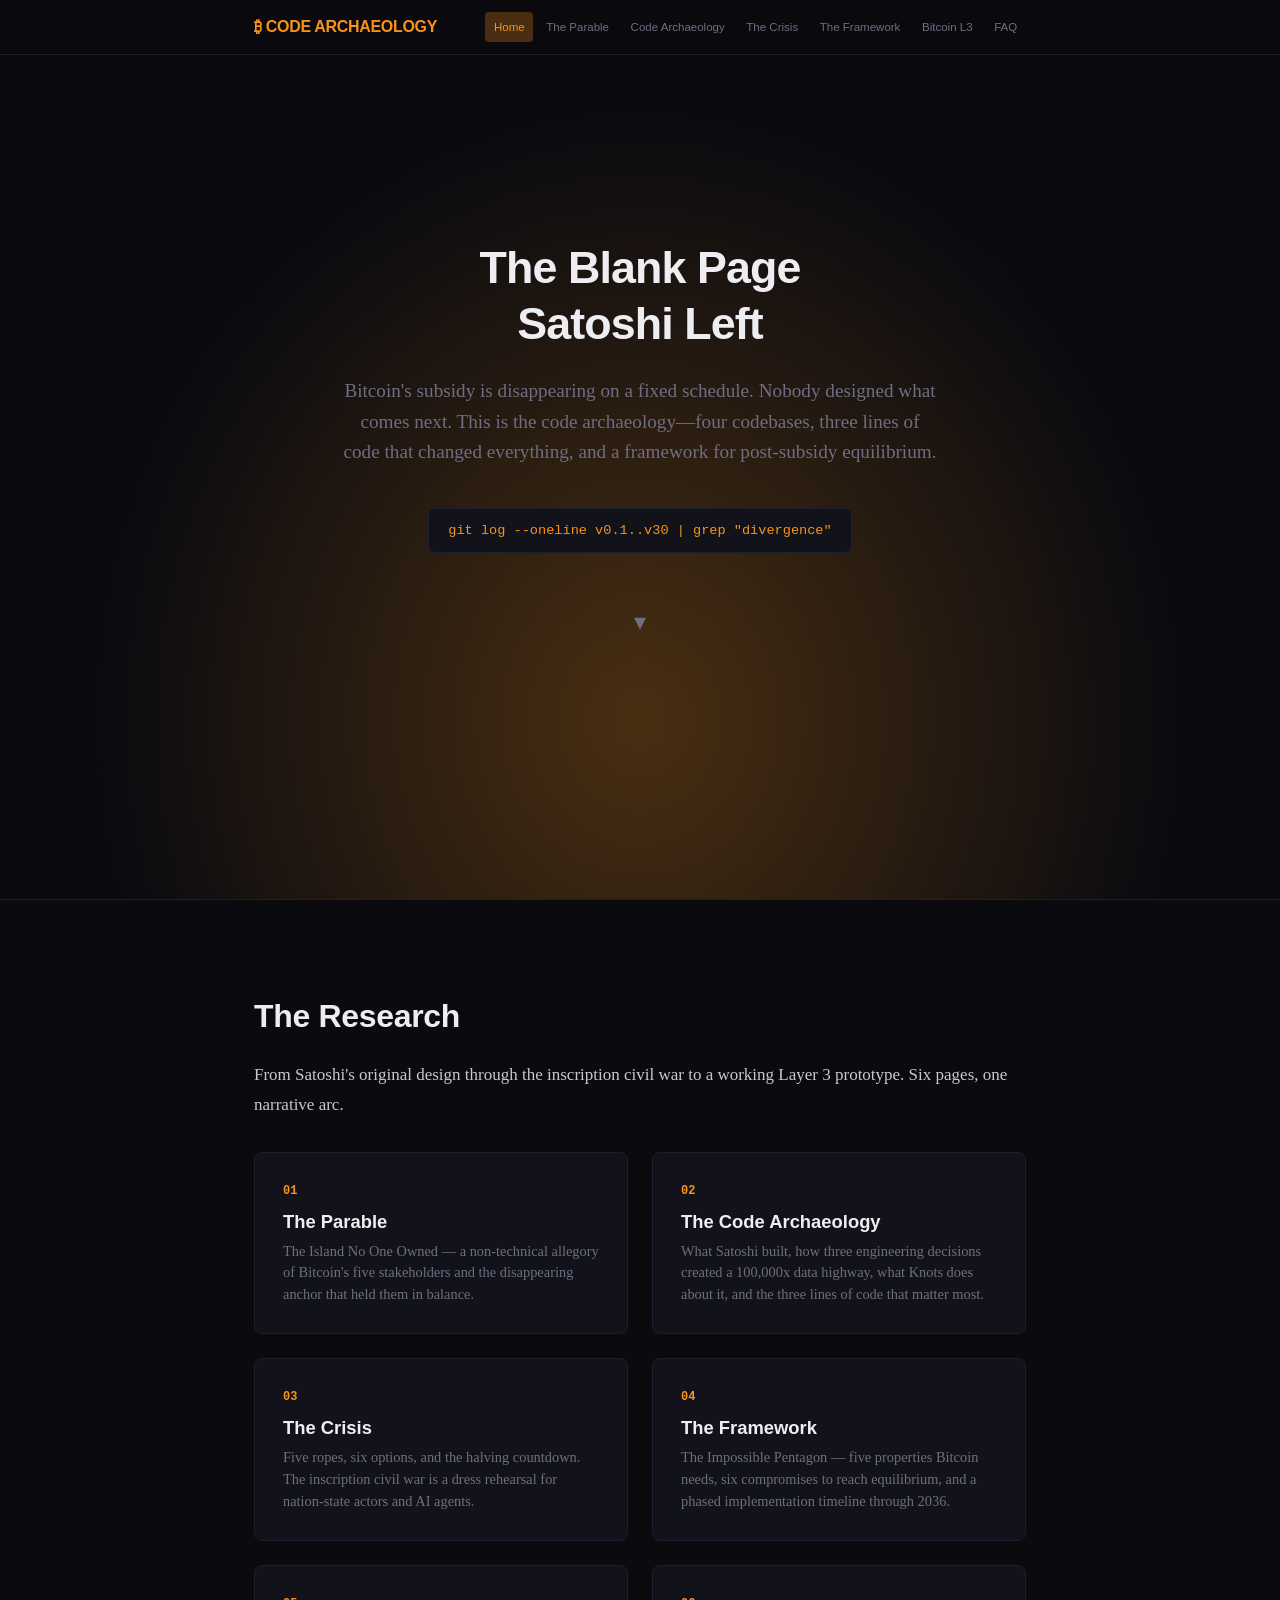
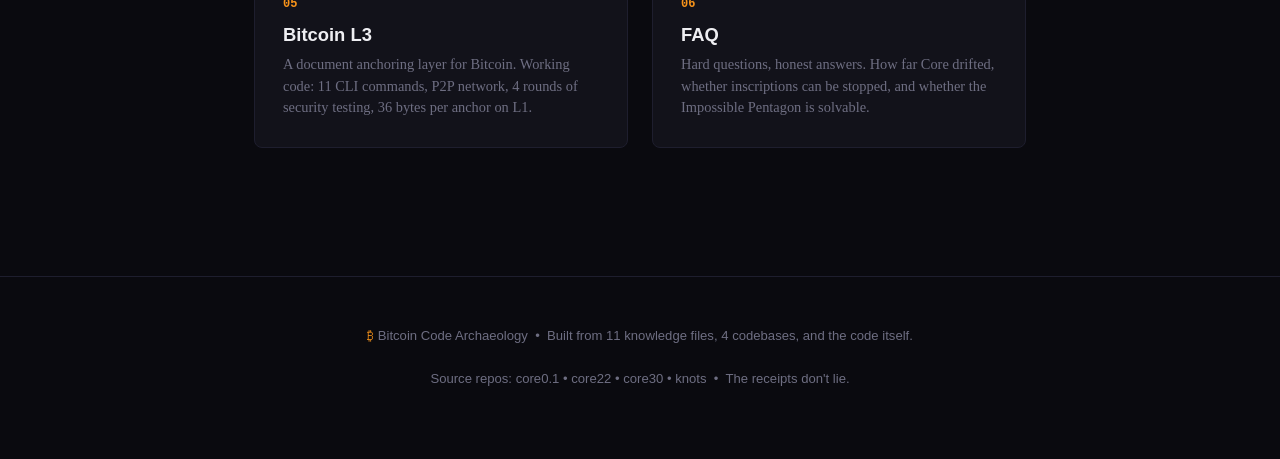
<file: index.html>
<!DOCTYPE html>
<html lang="en">
<head>
<meta charset="UTF-8">
<meta name="viewport" content="width=device-width, initial-scale=1.0">
<title>The Blank Page Satoshi Left</title>
<link rel="stylesheet" href="css/style.css">
</head>
<body>

<nav>
  <div class="container">
    <a href="index.html" class="logo">&#x20bf; CODE ARCHAEOLOGY</a>
    <button class="nav-toggle" aria-label="Toggle navigation">&#9776;</button>
    <div class="nav-links">
      <a href="index.html" class="active">Home</a>
      <a href="parable.html">The Parable</a>
      <a href="archaeology.html">Code Archaeology</a>
      <a href="crisis.html">The Crisis</a>
      <a href="framework.html">The Framework</a>
      <a href="l3.html">Bitcoin L3</a>
      <a href="faq.html">FAQ</a>
    </div>
  </div>
</nav>

<!-- ══════════════════ HERO ══════════════════ -->
<section id="hero">
  <div class="container">
    <h1>The Blank Page<br>Satoshi Left</h1>
    <p class="subtitle">
      Bitcoin's subsidy is disappearing on a fixed schedule. Nobody designed what comes next.
      This is the code archaeology&mdash;four codebases, three lines of code
      that changed everything, and a framework for post-subsidy equilibrium.
    </p>
    <div class="tagline">git log --oneline v0.1..v30 | grep "divergence"</div>
    <div class="scroll-indicator">&#x25BE;</div>
  </div>
</section>

<!-- ══════════════════ NAV CARDS ══════════════════ -->
<section>
  <div class="container">
    <h2>The Research</h2>
    <p>
      From Satoshi's original design through the inscription civil war to a working Layer 3
      prototype. Six pages, one narrative arc.
    </p>

    <div class="nav-cards">
      <a href="parable.html" class="nav-card">
        <div class="card-number">01</div>
        <h3>The Parable</h3>
        <p>The Island No One Owned &mdash; a non-technical allegory of Bitcoin's five stakeholders and the disappearing anchor that held them in balance.</p>
      </a>

      <a href="archaeology.html" class="nav-card">
        <div class="card-number">02</div>
        <h3>The Code Archaeology</h3>
        <p>What Satoshi built, how three engineering decisions created a 100,000x data highway, what Knots does about it, and the three lines of code that matter most.</p>
      </a>

      <a href="crisis.html" class="nav-card">
        <div class="card-number">03</div>
        <h3>The Crisis</h3>
        <p>Five ropes, six options, and the halving countdown. The inscription civil war is a dress rehearsal for nation-state actors and AI agents.</p>
      </a>

      <a href="framework.html" class="nav-card">
        <div class="card-number">04</div>
        <h3>The Framework</h3>
        <p>The Impossible Pentagon &mdash; five properties Bitcoin needs, six compromises to reach equilibrium, and a phased implementation timeline through 2036.</p>
      </a>

      <a href="l3.html" class="nav-card">
        <div class="card-number">05</div>
        <h3>Bitcoin L3</h3>
        <p>A document anchoring layer for Bitcoin. Working code: 11 CLI commands, P2P network, 4 rounds of security testing, 36 bytes per anchor on L1.</p>
      </a>

      <a href="faq.html" class="nav-card">
        <div class="card-number">06</div>
        <h3>FAQ</h3>
        <p>Hard questions, honest answers. How far Core drifted, whether inscriptions can be stopped, and whether the Impossible Pentagon is solvable.</p>
      </a>
    </div>
  </div>
</section>

<footer>
  <div class="container">
    <p>
      <span class="accent">&#x20bf;</span> Bitcoin Code Archaeology
      &nbsp;&bull;&nbsp;
      Built from 11 knowledge files, 4 codebases, and the code itself.
    </p>
    <p style="margin-top:0.5rem">
      Source repos: core0.1 &bull; core22 &bull; core30 &bull; knots
      &nbsp;&bull;&nbsp;
      The receipts don't lie.
    </p>
  </div>
</footer>

<script src="js/main.js"></script>
</body>
</html>
</file>
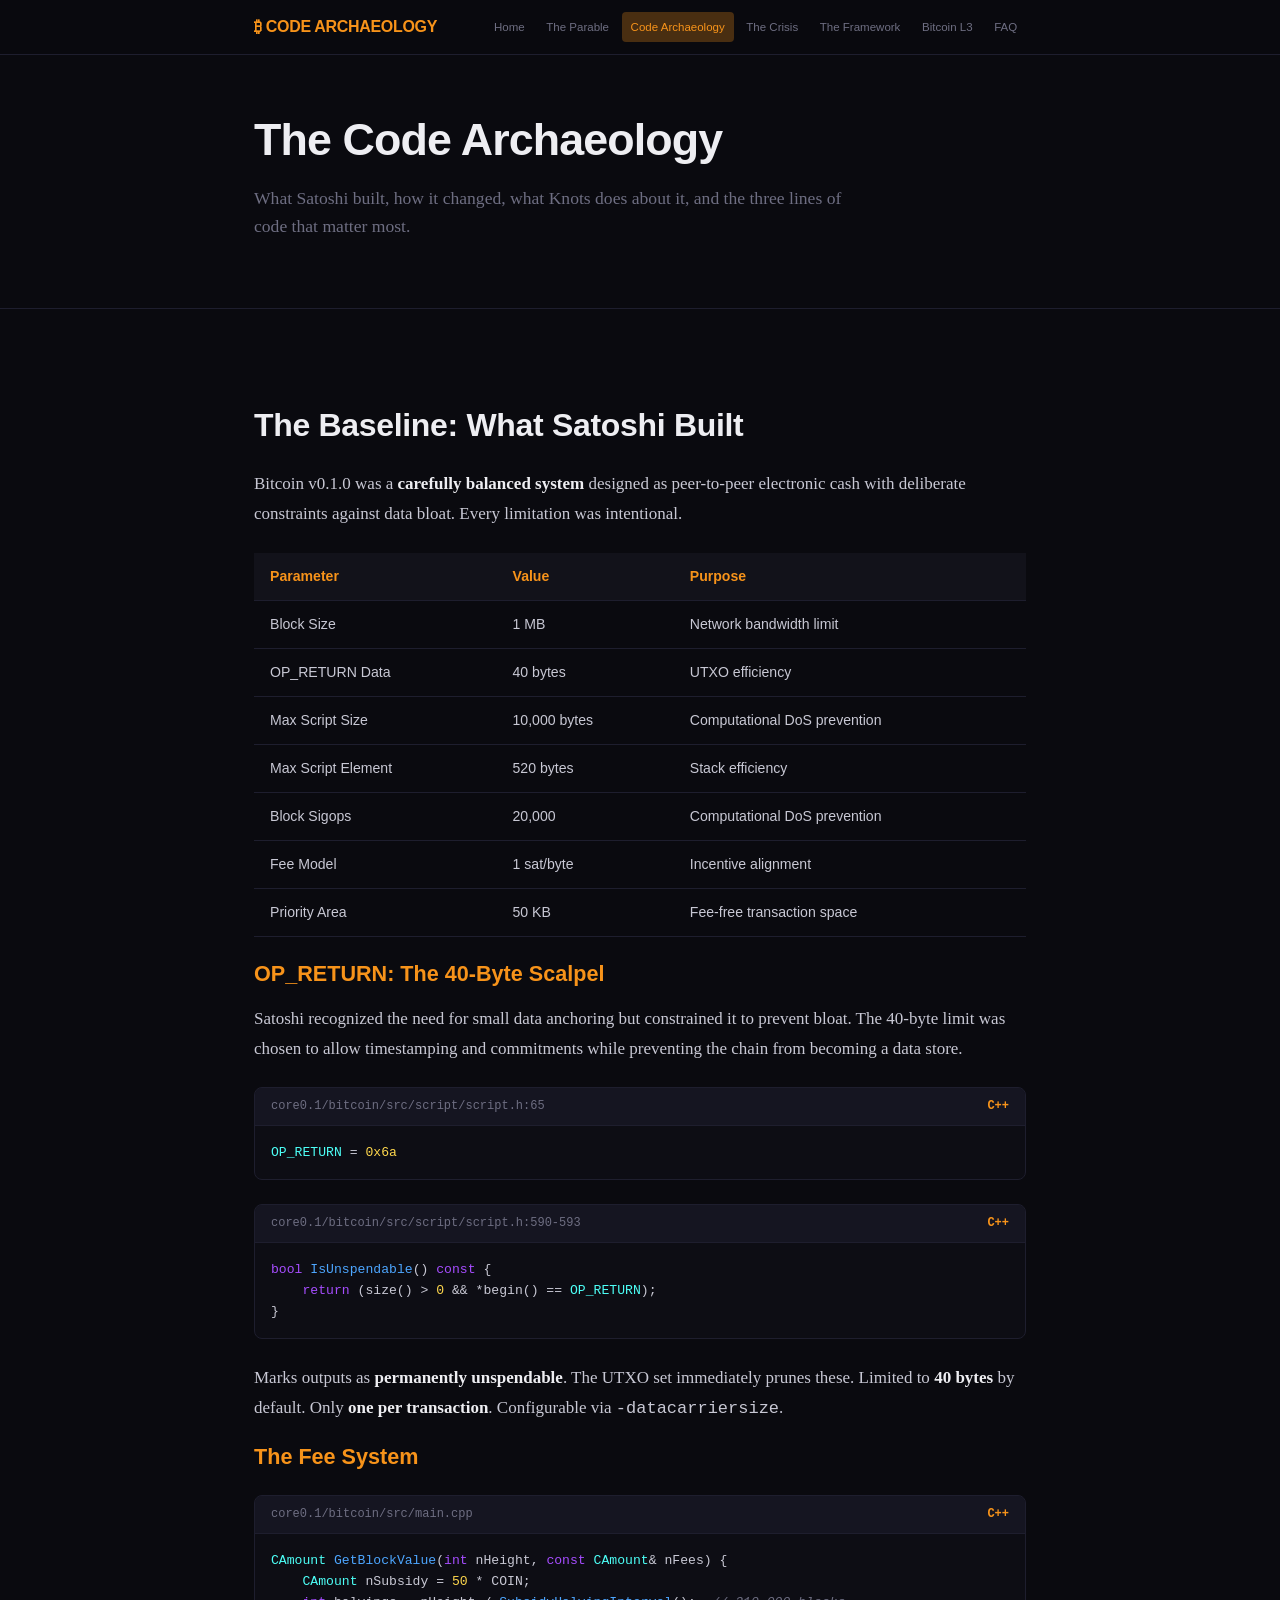
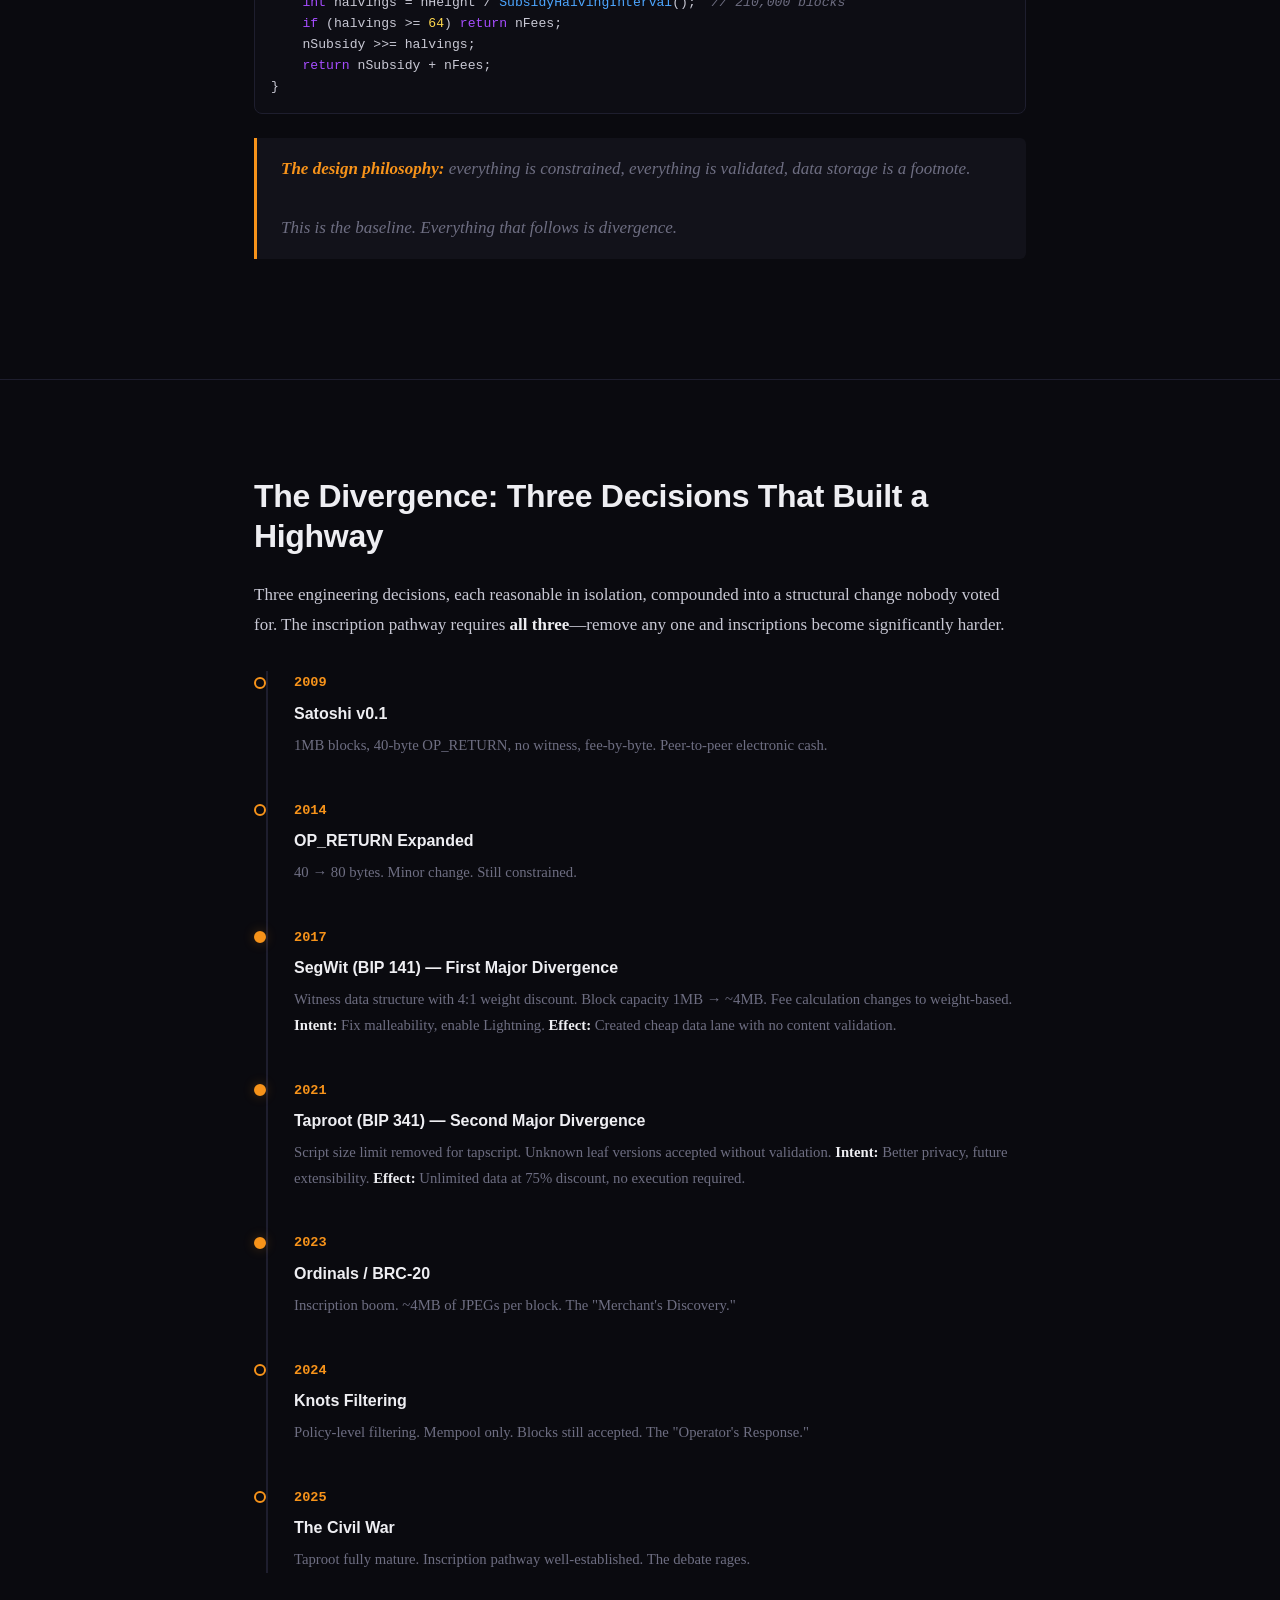
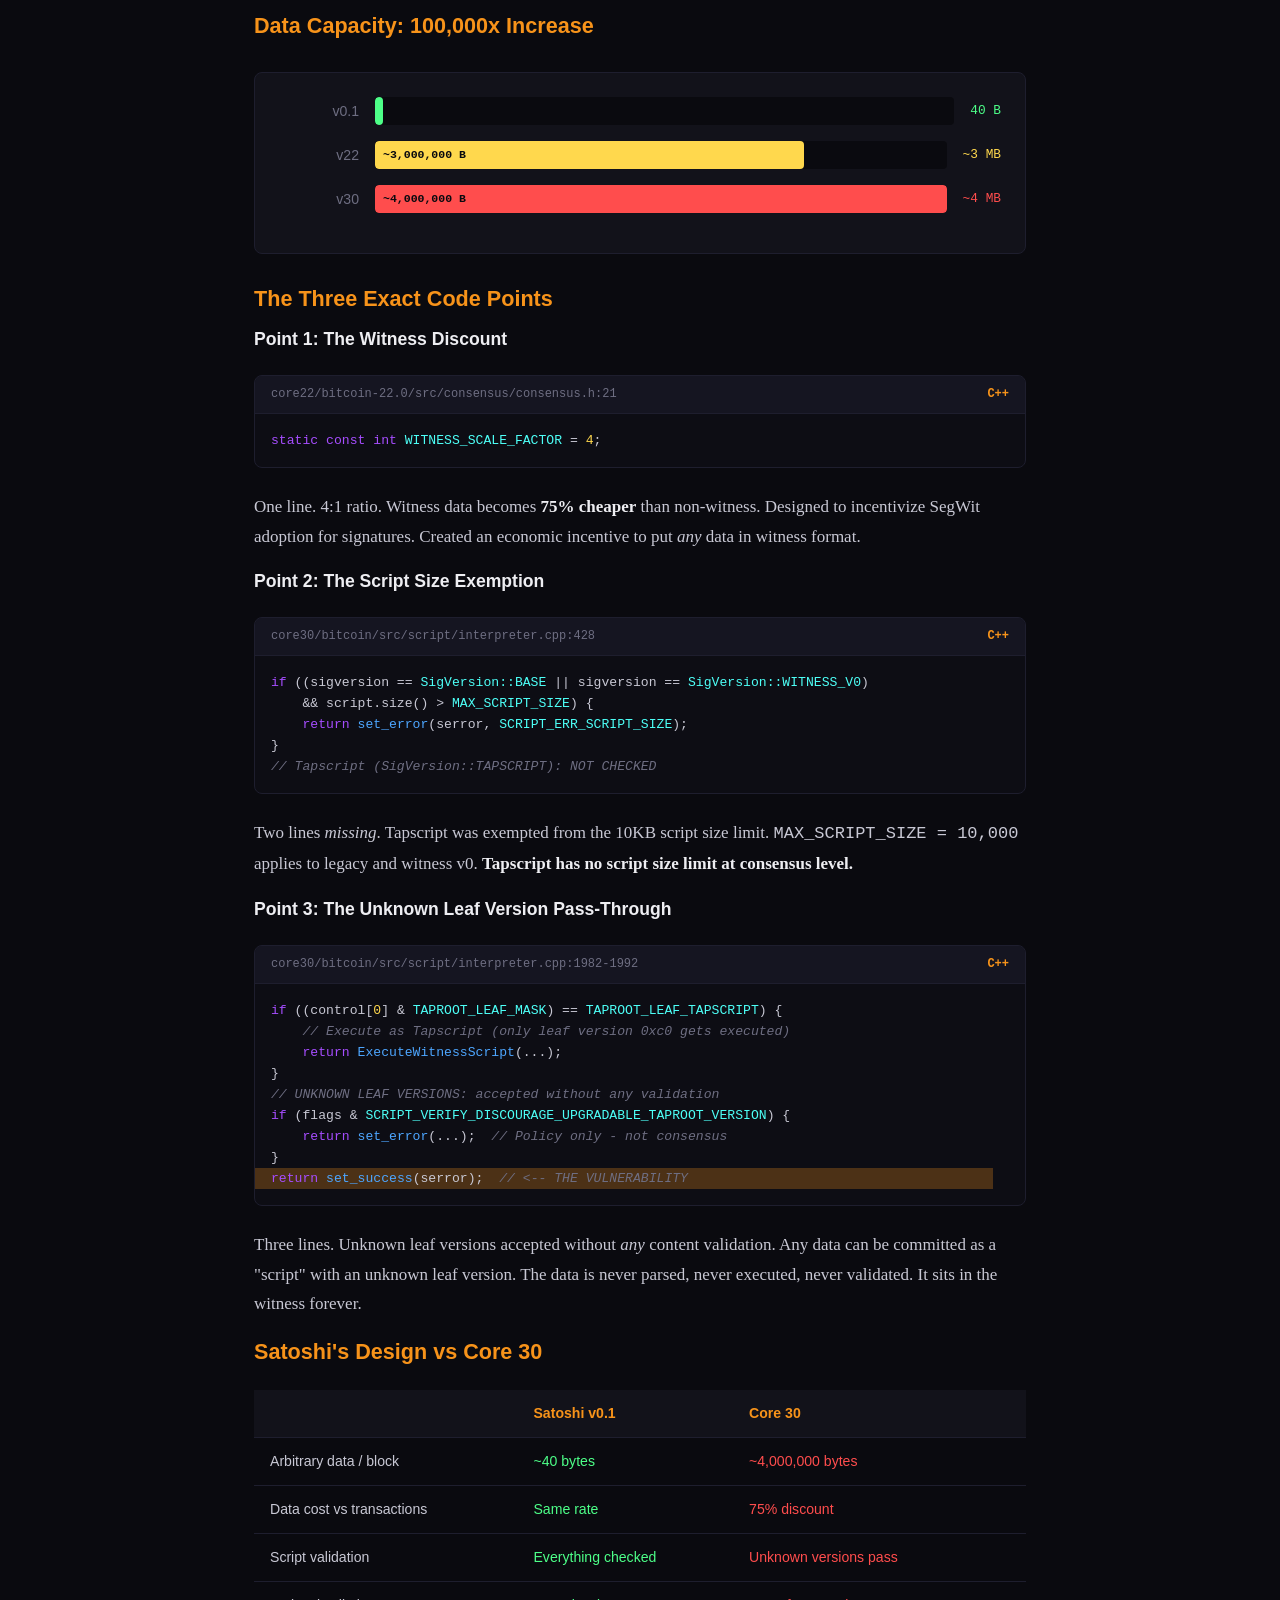
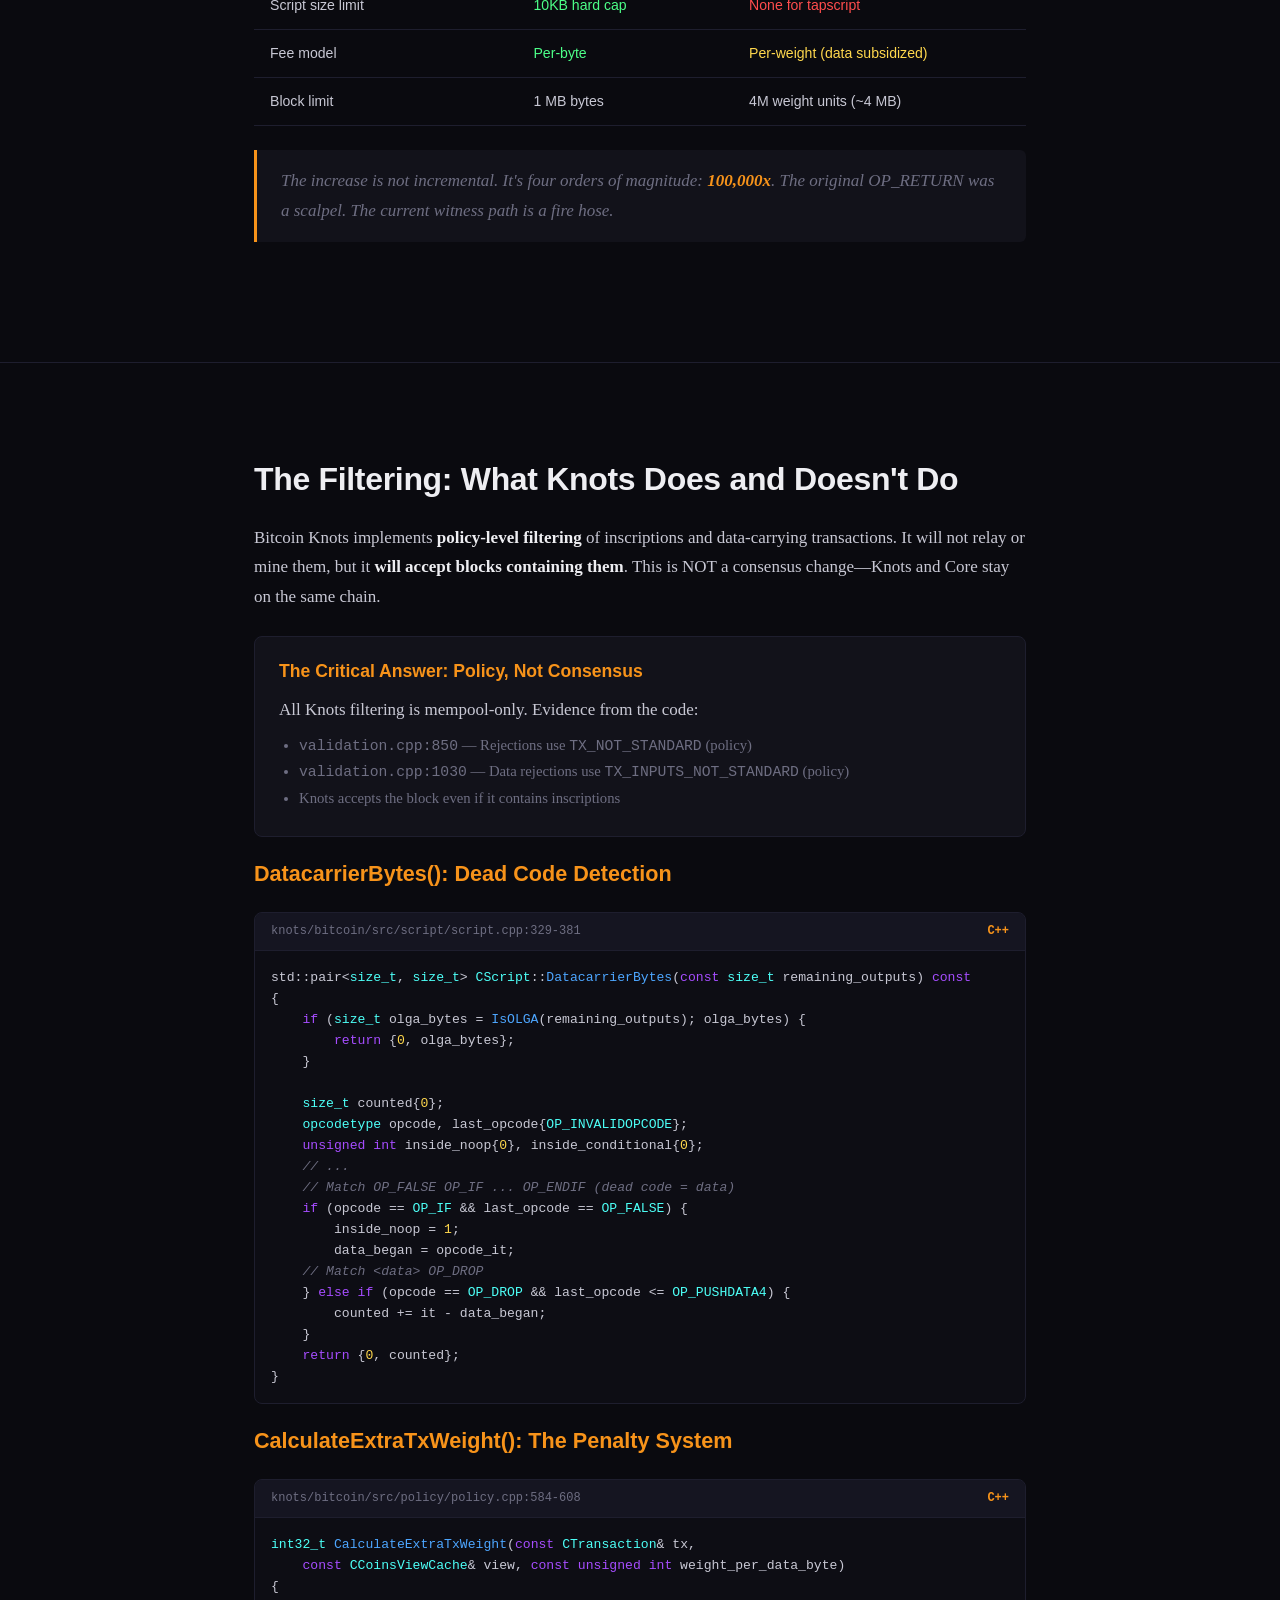
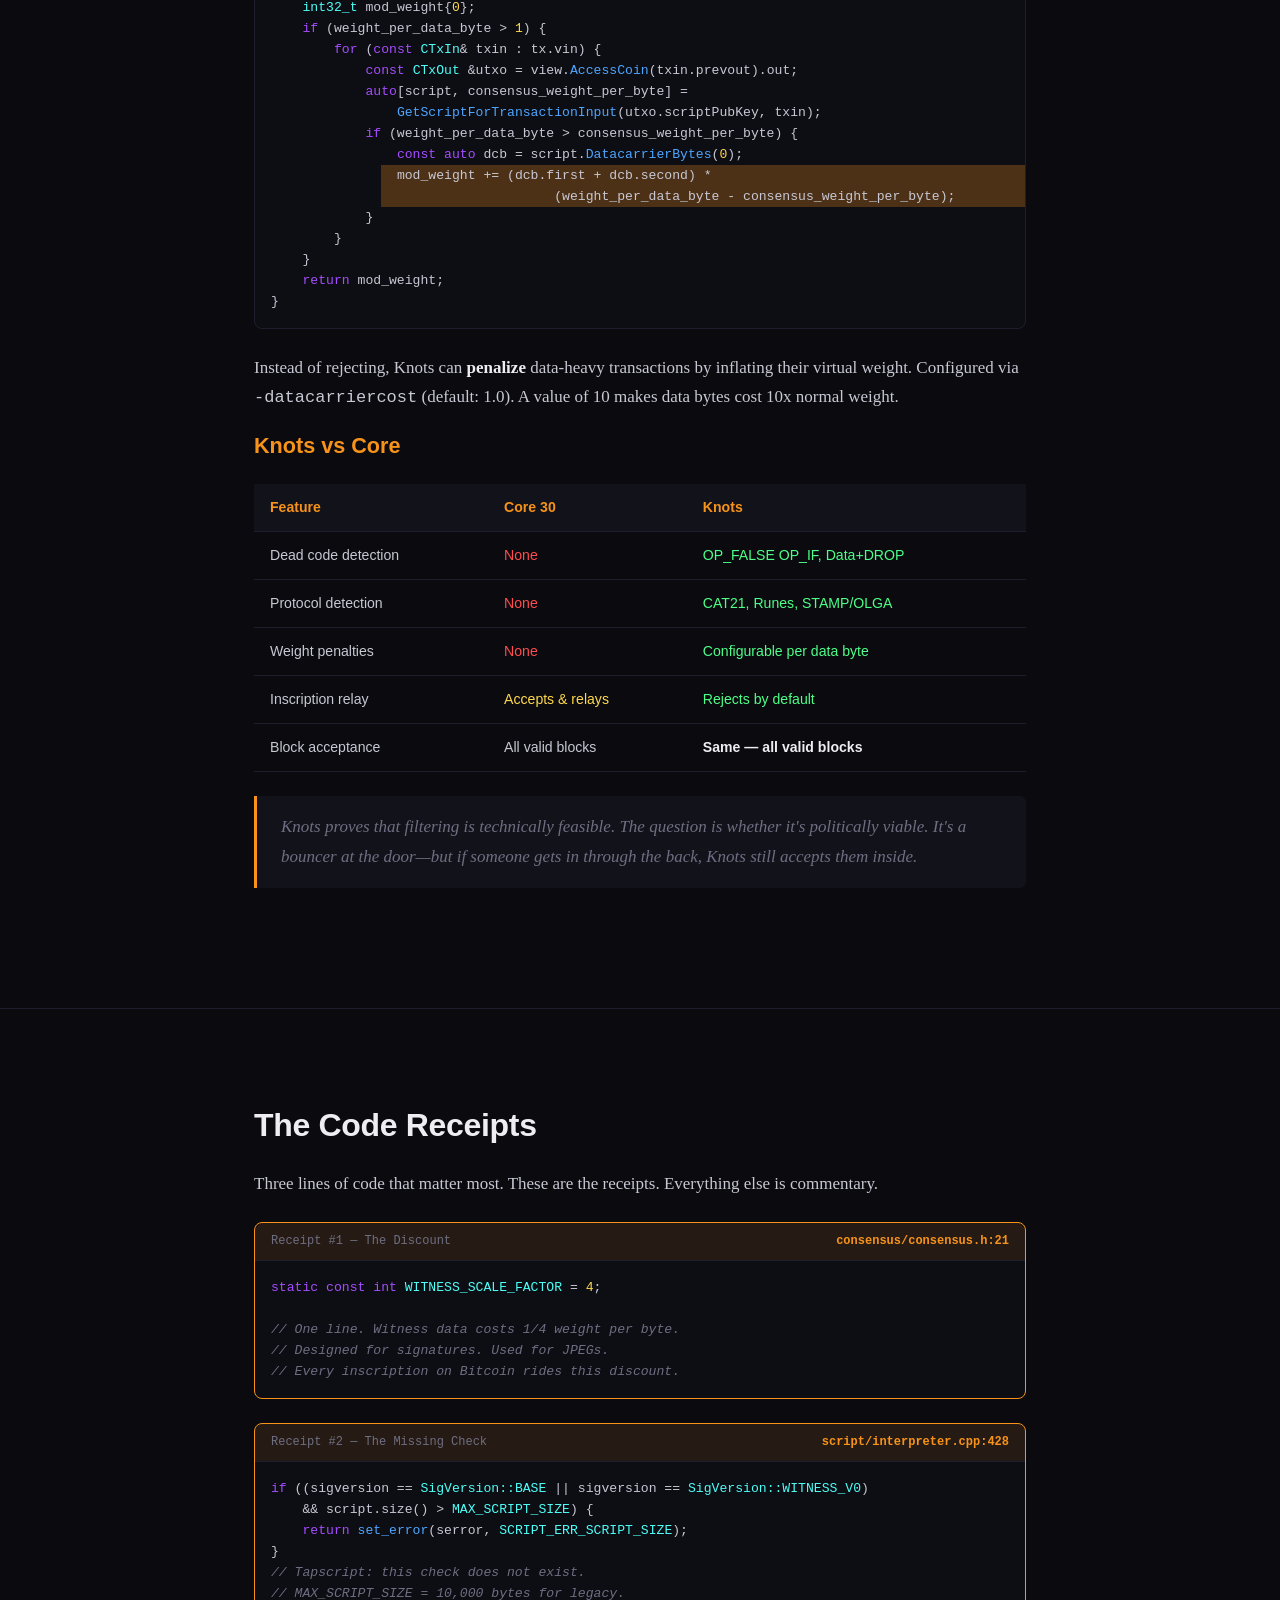
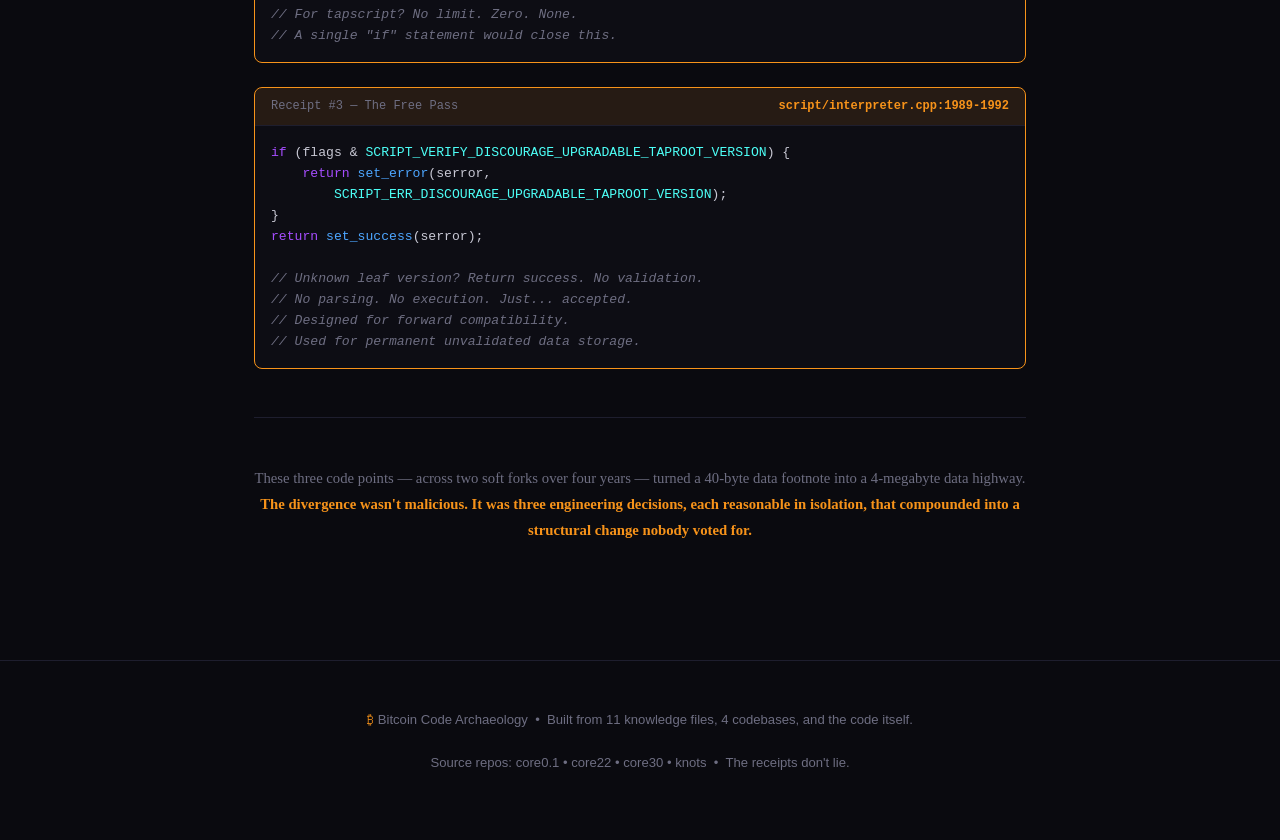
<file: archaeology.html>
<!DOCTYPE html>
<html lang="en">
<head>
<meta charset="UTF-8">
<meta name="viewport" content="width=device-width, initial-scale=1.0">
<title>The Code Archaeology &mdash; Bitcoin Code Archaeology</title>
<link rel="stylesheet" href="css/style.css">
</head>
<body>

<nav>
  <div class="container">
    <a href="index.html" class="logo">&#x20bf; CODE ARCHAEOLOGY</a>
    <button class="nav-toggle" aria-label="Toggle navigation">&#9776;</button>
    <div class="nav-links">
      <a href="index.html">Home</a>
      <a href="parable.html">The Parable</a>
      <a href="archaeology.html" class="active">Code Archaeology</a>
      <a href="crisis.html">The Crisis</a>
      <a href="framework.html">The Framework</a>
      <a href="l3.html">Bitcoin L3</a>
      <a href="faq.html">FAQ</a>
    </div>
  </div>
</nav>

<div class="page-header">
  <div class="container">
    <h1>The Code Archaeology</h1>
    <p class="subtitle">
      What Satoshi built, how it changed, what Knots does about it, and the three lines of code that matter most.
    </p>
  </div>
</div>

<!-- ══════════════════ THE BASELINE ══════════════════ -->
<section id="baseline">
  <div class="container">
    <h2>The Baseline: What Satoshi Built</h2>
    <p>
      Bitcoin v0.1.0 was a <strong>carefully balanced system</strong> designed as peer-to-peer electronic cash
      with deliberate constraints against data bloat. Every limitation was intentional.
    </p>

    <div class="table-wrap">
      <table>
        <thead><tr><th>Parameter</th><th>Value</th><th>Purpose</th></tr></thead>
        <tbody>
          <tr><td>Block Size</td><td>1 MB</td><td>Network bandwidth limit</td></tr>
          <tr><td>OP_RETURN Data</td><td>40 bytes</td><td>UTXO efficiency</td></tr>
          <tr><td>Max Script Size</td><td>10,000 bytes</td><td>Computational DoS prevention</td></tr>
          <tr><td>Max Script Element</td><td>520 bytes</td><td>Stack efficiency</td></tr>
          <tr><td>Block Sigops</td><td>20,000</td><td>Computational DoS prevention</td></tr>
          <tr><td>Fee Model</td><td>1 sat/byte</td><td>Incentive alignment</td></tr>
          <tr><td>Priority Area</td><td>50 KB</td><td>Fee-free transaction space</td></tr>
        </tbody>
      </table>
    </div>

    <h3>OP_RETURN: The 40-Byte Scalpel</h3>
    <p>
      Satoshi recognized the need for small data anchoring but constrained it to prevent bloat.
      The 40-byte limit was chosen to allow timestamping and commitments while preventing the chain
      from becoming a data store.
    </p>

    <div class="code-block">
      <div class="code-header">
        <span>core0.1/bitcoin/src/script/script.h:65</span>
        <span class="lang">C++</span>
      </div>
      <pre><code><span class="ty">OP_RETURN</span> = <span class="num">0x6a</span></code></pre>
    </div>

    <div class="code-block">
      <div class="code-header">
        <span>core0.1/bitcoin/src/script/script.h:590-593</span>
        <span class="lang">C++</span>
      </div>
      <pre><code><span class="kw">bool</span> <span class="fn">IsUnspendable</span>() <span class="kw">const</span> {
    <span class="kw">return</span> (size() > <span class="num">0</span> && *begin() == <span class="ty">OP_RETURN</span>);
}</code></pre>
    </div>

    <p>
      Marks outputs as <strong>permanently unspendable</strong>. The UTXO set immediately prunes these.
      Limited to <strong>40 bytes</strong> by default. Only <strong>one per transaction</strong>.
      Configurable via <code>-datacarriersize</code>.
    </p>

    <h3>The Fee System</h3>
    <div class="code-block">
      <div class="code-header">
        <span>core0.1/bitcoin/src/main.cpp</span>
        <span class="lang">C++</span>
      </div>
      <pre><code><span class="ty">CAmount</span> <span class="fn">GetBlockValue</span>(<span class="kw">int</span> nHeight, <span class="kw">const</span> <span class="ty">CAmount</span>& nFees) {
    <span class="ty">CAmount</span> nSubsidy = <span class="num">50</span> * COIN;
    <span class="kw">int</span> halvings = nHeight / <span class="fn">SubsidyHalvingInterval</span>();  <span class="cm">// 210,000 blocks</span>
    <span class="kw">if</span> (halvings >= <span class="num">64</span>) <span class="kw">return</span> nFees;
    nSubsidy >>= halvings;
    <span class="kw">return</span> nSubsidy + nFees;
}</code></pre>
    </div>

    <blockquote>
      <strong>The design philosophy:</strong> everything is constrained, everything is validated, data storage is a footnote.<br><br>
      <em>This is the baseline. Everything that follows is divergence.</em>
    </blockquote>
  </div>
</section>

<!-- ══════════════════ THE DIVERGENCE ══════════════════ -->
<section id="divergence">
  <div class="container">
    <h2>The Divergence: Three Decisions That Built a Highway</h2>
    <p>
      Three engineering decisions, each reasonable in isolation, compounded into a structural change
      nobody voted for. The inscription pathway requires <strong>all three</strong>&mdash;remove any one
      and inscriptions become significantly harder.
    </p>

    <!-- Timeline -->
    <div class="timeline">
      <div class="timeline-item">
        <div class="timeline-year">2009</div>
        <div class="timeline-title">Satoshi v0.1</div>
        <div class="timeline-desc">1MB blocks, 40-byte OP_RETURN, no witness, fee-by-byte. Peer-to-peer electronic cash.</div>
      </div>
      <div class="timeline-item">
        <div class="timeline-year">2014</div>
        <div class="timeline-title">OP_RETURN Expanded</div>
        <div class="timeline-desc">40 &rarr; 80 bytes. Minor change. Still constrained.</div>
      </div>
      <div class="timeline-item major">
        <div class="timeline-year">2017</div>
        <div class="timeline-title">SegWit (BIP 141) &mdash; First Major Divergence</div>
        <div class="timeline-desc">
          Witness data structure with 4:1 weight discount. Block capacity 1MB &rarr; ~4MB.
          Fee calculation changes to weight-based. <strong>Intent:</strong> Fix malleability, enable Lightning.
          <strong>Effect:</strong> Created cheap data lane with no content validation.
        </div>
      </div>
      <div class="timeline-item major">
        <div class="timeline-year">2021</div>
        <div class="timeline-title">Taproot (BIP 341) &mdash; Second Major Divergence</div>
        <div class="timeline-desc">
          Script size limit removed for tapscript. Unknown leaf versions accepted without validation.
          <strong>Intent:</strong> Better privacy, future extensibility.
          <strong>Effect:</strong> Unlimited data at 75% discount, no execution required.
        </div>
      </div>
      <div class="timeline-item major">
        <div class="timeline-year">2023</div>
        <div class="timeline-title">Ordinals / BRC-20</div>
        <div class="timeline-desc">Inscription boom. ~4MB of JPEGs per block. The "Merchant's Discovery."</div>
      </div>
      <div class="timeline-item">
        <div class="timeline-year">2024</div>
        <div class="timeline-title">Knots Filtering</div>
        <div class="timeline-desc">Policy-level filtering. Mempool only. Blocks still accepted. The "Operator's Response."</div>
      </div>
      <div class="timeline-item">
        <div class="timeline-year">2025</div>
        <div class="timeline-title">The Civil War</div>
        <div class="timeline-desc">Taproot fully mature. Inscription pathway well-established. The debate rages.</div>
      </div>
    </div>

    <!-- Data Capacity Bar -->
    <h3>Data Capacity: 100,000x Increase</h3>
    <div class="capacity-bar">
      <div class="bar-row">
        <span class="bar-label">v0.1</span>
        <div class="bar-track"><div class="bar-fill v01">&nbsp;</div></div>
        <span style="font-family:var(--font-mono);font-size:0.8rem;color:var(--green)">40 B</span>
      </div>
      <div class="bar-row">
        <span class="bar-label">v22</span>
        <div class="bar-track"><div class="bar-fill v22">~3,000,000 B</div></div>
        <span style="font-family:var(--font-mono);font-size:0.8rem;color:var(--yellow)">~3 MB</span>
      </div>
      <div class="bar-row">
        <span class="bar-label">v30</span>
        <div class="bar-track"><div class="bar-fill v30">~4,000,000 B</div></div>
        <span style="font-family:var(--font-mono);font-size:0.8rem;color:var(--red)">~4 MB</span>
      </div>
    </div>

    <!-- Three Code Points -->
    <h3>The Three Exact Code Points</h3>

    <h4>Point 1: The Witness Discount</h4>
    <div class="code-block">
      <div class="code-header">
        <span>core22/bitcoin-22.0/src/consensus/consensus.h:21</span>
        <span class="lang">C++</span>
      </div>
      <pre><code><span class="kw">static const int</span> <span class="ty">WITNESS_SCALE_FACTOR</span> = <span class="num">4</span>;</code></pre>
    </div>
    <p>
      One line. 4:1 ratio. Witness data becomes <strong>75% cheaper</strong> than non-witness.
      Designed to incentivize SegWit adoption for signatures. Created an economic incentive
      to put <em>any</em> data in witness format.
    </p>

    <h4>Point 2: The Script Size Exemption</h4>
    <div class="code-block">
      <div class="code-header">
        <span>core30/bitcoin/src/script/interpreter.cpp:428</span>
        <span class="lang">C++</span>
      </div>
      <pre><code><span class="kw">if</span> ((sigversion == <span class="ty">SigVersion::BASE</span> || sigversion == <span class="ty">SigVersion::WITNESS_V0</span>)
    && script.size() > <span class="ty">MAX_SCRIPT_SIZE</span>) {
    <span class="kw">return</span> <span class="fn">set_error</span>(serror, <span class="ty">SCRIPT_ERR_SCRIPT_SIZE</span>);
}
<span class="cm">// Tapscript (SigVersion::TAPSCRIPT): NOT CHECKED</span></code></pre>
    </div>
    <p>
      Two lines <em>missing</em>. Tapscript was exempted from the 10KB script size limit.
      <code>MAX_SCRIPT_SIZE = 10,000</code> applies to legacy and witness v0.
      <strong>Tapscript has no script size limit at consensus level.</strong>
    </p>

    <h4>Point 3: The Unknown Leaf Version Pass-Through</h4>
    <div class="code-block">
      <div class="code-header">
        <span>core30/bitcoin/src/script/interpreter.cpp:1982-1992</span>
        <span class="lang">C++</span>
      </div>
      <pre><code><span class="kw">if</span> ((control[<span class="num">0</span>] & <span class="ty">TAPROOT_LEAF_MASK</span>) == <span class="ty">TAPROOT_LEAF_TAPSCRIPT</span>) {
    <span class="cm">// Execute as Tapscript (only leaf version 0xc0 gets executed)</span>
    <span class="kw">return</span> <span class="fn">ExecuteWitnessScript</span>(...);
}
<span class="cm">// UNKNOWN LEAF VERSIONS: accepted without any validation</span>
<span class="kw">if</span> (flags & <span class="ty">SCRIPT_VERIFY_DISCOURAGE_UPGRADABLE_TAPROOT_VERSION</span>) {
    <span class="kw">return</span> <span class="fn">set_error</span>(...);  <span class="cm">// Policy only - not consensus</span>
}
<span class="hl"><span class="kw">return</span> <span class="fn">set_success</span>(serror);  <span class="cm">// &lt;-- THE VULNERABILITY</span></span></code></pre>
    </div>
    <p>
      Three lines. Unknown leaf versions accepted without <em>any</em> content validation.
      Any data can be committed as a "script" with an unknown leaf version. The data is never parsed,
      never executed, never validated. It sits in the witness forever.
    </p>

    <!-- Drift Table -->
    <h3>Satoshi's Design vs Core 30</h3>
    <div class="table-wrap">
      <table>
        <thead><tr><th></th><th>Satoshi v0.1</th><th>Core 30</th></tr></thead>
        <tbody>
          <tr><td>Arbitrary data / block</td><td style="color:var(--green)">~40 bytes</td><td style="color:var(--red)">~4,000,000 bytes</td></tr>
          <tr><td>Data cost vs transactions</td><td style="color:var(--green)">Same rate</td><td style="color:var(--red)">75% discount</td></tr>
          <tr><td>Script validation</td><td style="color:var(--green)">Everything checked</td><td style="color:var(--red)">Unknown versions pass</td></tr>
          <tr><td>Script size limit</td><td style="color:var(--green)">10KB hard cap</td><td style="color:var(--red)">None for tapscript</td></tr>
          <tr><td>Fee model</td><td style="color:var(--green)">Per-byte</td><td style="color:var(--yellow)">Per-weight (data subsidized)</td></tr>
          <tr><td>Block limit</td><td>1 MB bytes</td><td>4M weight units (~4 MB)</td></tr>
        </tbody>
      </table>
    </div>

    <blockquote>
      The increase is not incremental. It's four orders of magnitude: <strong>100,000x</strong>.
      The original OP_RETURN was a scalpel. The current witness path is a fire hose.
    </blockquote>
  </div>
</section>

<!-- ══════════════════ THE FILTERING ══════════════════ -->
<section id="filtering">
  <div class="container">
    <h2>The Filtering: What Knots Does and Doesn't Do</h2>
    <p>
      Bitcoin Knots implements <strong>policy-level filtering</strong> of inscriptions and data-carrying
      transactions. It will not relay or mine them, but it <strong>will accept blocks containing them</strong>.
      This is NOT a consensus change&mdash;Knots and Core stay on the same chain.
    </p>

    <div class="card">
      <h4>The Critical Answer: Policy, Not Consensus</h4>
      <p style="margin-bottom:0.5rem">All Knots filtering is mempool-only. Evidence from the code:</p>
      <ul style="padding-left:1.25rem;font-size:0.92rem;color:var(--text-dim)">
        <li><code>validation.cpp:850</code> &mdash; Rejections use <code>TX_NOT_STANDARD</code> (policy)</li>
        <li><code>validation.cpp:1030</code> &mdash; Data rejections use <code>TX_INPUTS_NOT_STANDARD</code> (policy)</li>
        <li>Knots accepts the block even if it contains inscriptions</li>
      </ul>
    </div>

    <h3>DatacarrierBytes(): Dead Code Detection</h3>
    <div class="code-block">
      <div class="code-header">
        <span>knots/bitcoin/src/script/script.cpp:329-381</span>
        <span class="lang">C++</span>
      </div>
      <pre><code>std::pair&lt;<span class="ty">size_t</span>, <span class="ty">size_t</span>&gt; <span class="ty">CScript</span>::<span class="fn">DatacarrierBytes</span>(<span class="kw">const</span> <span class="ty">size_t</span> remaining_outputs) <span class="kw">const</span>
{
    <span class="kw">if</span> (<span class="ty">size_t</span> olga_bytes = <span class="fn">IsOLGA</span>(remaining_outputs); olga_bytes) {
        <span class="kw">return</span> {<span class="num">0</span>, olga_bytes};
    }

    <span class="ty">size_t</span> counted{<span class="num">0</span>};
    <span class="ty">opcodetype</span> opcode, last_opcode{<span class="ty">OP_INVALIDOPCODE</span>};
    <span class="kw">unsigned int</span> inside_noop{<span class="num">0</span>}, inside_conditional{<span class="num">0</span>};
    <span class="cm">// ...</span>
    <span class="cm">// Match OP_FALSE OP_IF ... OP_ENDIF (dead code = data)</span>
    <span class="kw">if</span> (opcode == <span class="ty">OP_IF</span> && last_opcode == <span class="ty">OP_FALSE</span>) {
        inside_noop = <span class="num">1</span>;
        data_began = opcode_it;
    <span class="cm">// Match &lt;data&gt; OP_DROP</span>
    } <span class="kw">else if</span> (opcode == <span class="ty">OP_DROP</span> && last_opcode <= <span class="ty">OP_PUSHDATA4</span>) {
        counted += it - data_began;
    }
    <span class="kw">return</span> {<span class="num">0</span>, counted};
}</code></pre>
    </div>

    <h3>CalculateExtraTxWeight(): The Penalty System</h3>
    <div class="code-block">
      <div class="code-header">
        <span>knots/bitcoin/src/policy/policy.cpp:584-608</span>
        <span class="lang">C++</span>
      </div>
      <pre><code><span class="ty">int32_t</span> <span class="fn">CalculateExtraTxWeight</span>(<span class="kw">const</span> <span class="ty">CTransaction</span>& tx,
    <span class="kw">const</span> <span class="ty">CCoinsViewCache</span>& view, <span class="kw">const unsigned int</span> weight_per_data_byte)
{
    <span class="ty">int32_t</span> mod_weight{<span class="num">0</span>};
    <span class="kw">if</span> (weight_per_data_byte > <span class="num">1</span>) {
        <span class="kw">for</span> (<span class="kw">const</span> <span class="ty">CTxIn</span>& txin : tx.vin) {
            <span class="kw">const</span> <span class="ty">CTxOut</span> &utxo = view.<span class="fn">AccessCoin</span>(txin.prevout).out;
            <span class="kw">auto</span>[script, consensus_weight_per_byte] =
                <span class="fn">GetScriptForTransactionInput</span>(utxo.scriptPubKey, txin);
            <span class="kw">if</span> (weight_per_data_byte > consensus_weight_per_byte) {
                <span class="kw">const auto</span> dcb = script.<span class="fn">DatacarrierBytes</span>(<span class="num">0</span>);
                <span class="hl">mod_weight += (dcb.first + dcb.second) *
                    (weight_per_data_byte - consensus_weight_per_byte);</span>
            }
        }
    }
    <span class="kw">return</span> mod_weight;
}</code></pre>
    </div>
    <p>
      Instead of rejecting, Knots can <strong>penalize</strong> data-heavy transactions by inflating their
      virtual weight. Configured via <code>-datacarriercost</code> (default: 1.0). A value of 10 makes
      data bytes cost 10x normal weight.
    </p>

    <h3>Knots vs Core</h3>
    <div class="table-wrap">
      <table>
        <thead><tr><th>Feature</th><th>Core 30</th><th>Knots</th></tr></thead>
        <tbody>
          <tr><td>Dead code detection</td><td style="color:var(--red)">None</td><td style="color:var(--green)">OP_FALSE OP_IF, Data+DROP</td></tr>
          <tr><td>Protocol detection</td><td style="color:var(--red)">None</td><td style="color:var(--green)">CAT21, Runes, STAMP/OLGA</td></tr>
          <tr><td>Weight penalties</td><td style="color:var(--red)">None</td><td style="color:var(--green)">Configurable per data byte</td></tr>
          <tr><td>Inscription relay</td><td style="color:var(--yellow)">Accepts &amp; relays</td><td style="color:var(--green)">Rejects by default</td></tr>
          <tr><td>Block acceptance</td><td>All valid blocks</td><td><strong>Same &mdash; all valid blocks</strong></td></tr>
        </tbody>
      </table>
    </div>

    <blockquote>
      Knots proves that filtering is technically feasible. The question is whether it's politically viable.
      It's a bouncer at the door&mdash;but if someone gets in through the back, Knots still accepts them inside.
    </blockquote>
  </div>
</section>

<!-- ══════════════════ THE CODE RECEIPTS ══════════════════ -->
<section id="receipts">
  <div class="container">
    <h2>The Code Receipts</h2>
    <p>
      Three lines of code that matter most. These are the receipts. Everything else is commentary.
    </p>

    <div class="code-block" style="border-color:var(--accent)">
      <div class="code-header" style="background:rgba(247,147,26,0.1)">
        <span>Receipt #1 &mdash; The Discount</span>
        <span class="lang">consensus/consensus.h:21</span>
      </div>
      <pre><code><span class="kw">static const int</span> <span class="ty">WITNESS_SCALE_FACTOR</span> = <span class="num">4</span>;

<span class="cm">// One line. Witness data costs 1/4 weight per byte.
// Designed for signatures. Used for JPEGs.
// Every inscription on Bitcoin rides this discount.</span></code></pre>
    </div>

    <div class="code-block" style="border-color:var(--accent)">
      <div class="code-header" style="background:rgba(247,147,26,0.1)">
        <span>Receipt #2 &mdash; The Missing Check</span>
        <span class="lang">script/interpreter.cpp:428</span>
      </div>
      <pre><code><span class="kw">if</span> ((sigversion == <span class="ty">SigVersion::BASE</span> || sigversion == <span class="ty">SigVersion::WITNESS_V0</span>)
    && script.size() > <span class="ty">MAX_SCRIPT_SIZE</span>) {
    <span class="kw">return</span> <span class="fn">set_error</span>(serror, <span class="ty">SCRIPT_ERR_SCRIPT_SIZE</span>);
}
<span class="cm">// Tapscript: this check does not exist.
// MAX_SCRIPT_SIZE = 10,000 bytes for legacy.
// For tapscript? No limit. Zero. None.
// A single "if" statement would close this.</span></code></pre>
    </div>

    <div class="code-block" style="border-color:var(--accent)">
      <div class="code-header" style="background:rgba(247,147,26,0.1)">
        <span>Receipt #3 &mdash; The Free Pass</span>
        <span class="lang">script/interpreter.cpp:1989-1992</span>
      </div>
      <pre><code><span class="kw">if</span> (flags & <span class="ty">SCRIPT_VERIFY_DISCOURAGE_UPGRADABLE_TAPROOT_VERSION</span>) {
    <span class="kw">return</span> <span class="fn">set_error</span>(serror,
        <span class="ty">SCRIPT_ERR_DISCOURAGE_UPGRADABLE_TAPROOT_VERSION</span>);
}
<span class="kw">return</span> <span class="fn">set_success</span>(serror);

<span class="cm">// Unknown leaf version? Return success. No validation.
// No parsing. No execution. Just... accepted.
// Designed for forward compatibility.
// Used for permanent unvalidated data storage.</span></code></pre>
    </div>

    <hr>

    <p style="text-align:center;color:var(--text-dim);font-size:0.92rem;margin-top:2rem">
      These three code points &mdash; across two soft forks over four years &mdash; turned a 40-byte
      data footnote into a 4-megabyte data highway.<br>
      <strong style="color:var(--accent)">The divergence wasn't malicious. It was three engineering decisions,
      each reasonable in isolation, that compounded into a structural change nobody voted for.</strong>
    </p>
  </div>
</section>

<footer>
  <div class="container">
    <p>
      <span class="accent">&#x20bf;</span> Bitcoin Code Archaeology
      &nbsp;&bull;&nbsp;
      Built from 11 knowledge files, 4 codebases, and the code itself.
    </p>
    <p style="margin-top:0.5rem">
      Source repos: core0.1 &bull; core22 &bull; core30 &bull; knots
      &nbsp;&bull;&nbsp;
      The receipts don't lie.
    </p>
  </div>
</footer>

<script src="js/main.js"></script>
</body>
</html>
</file>
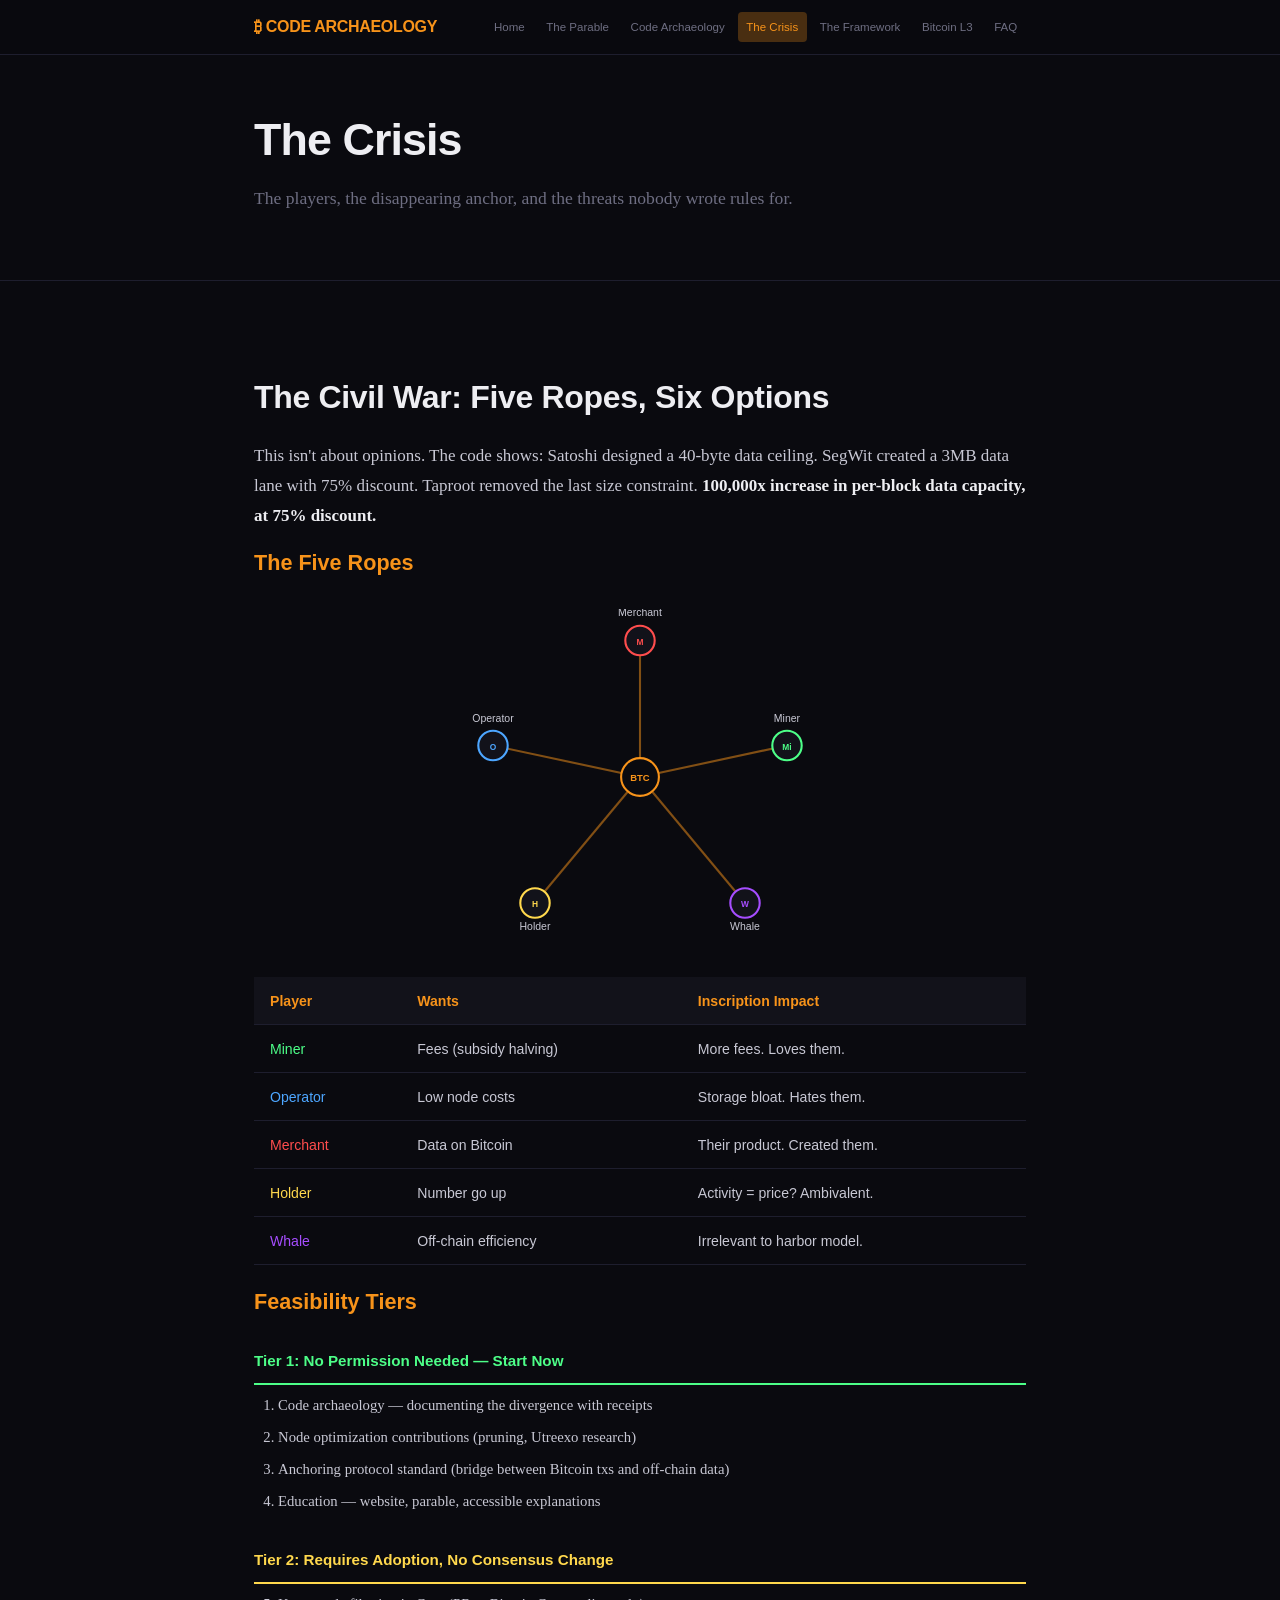
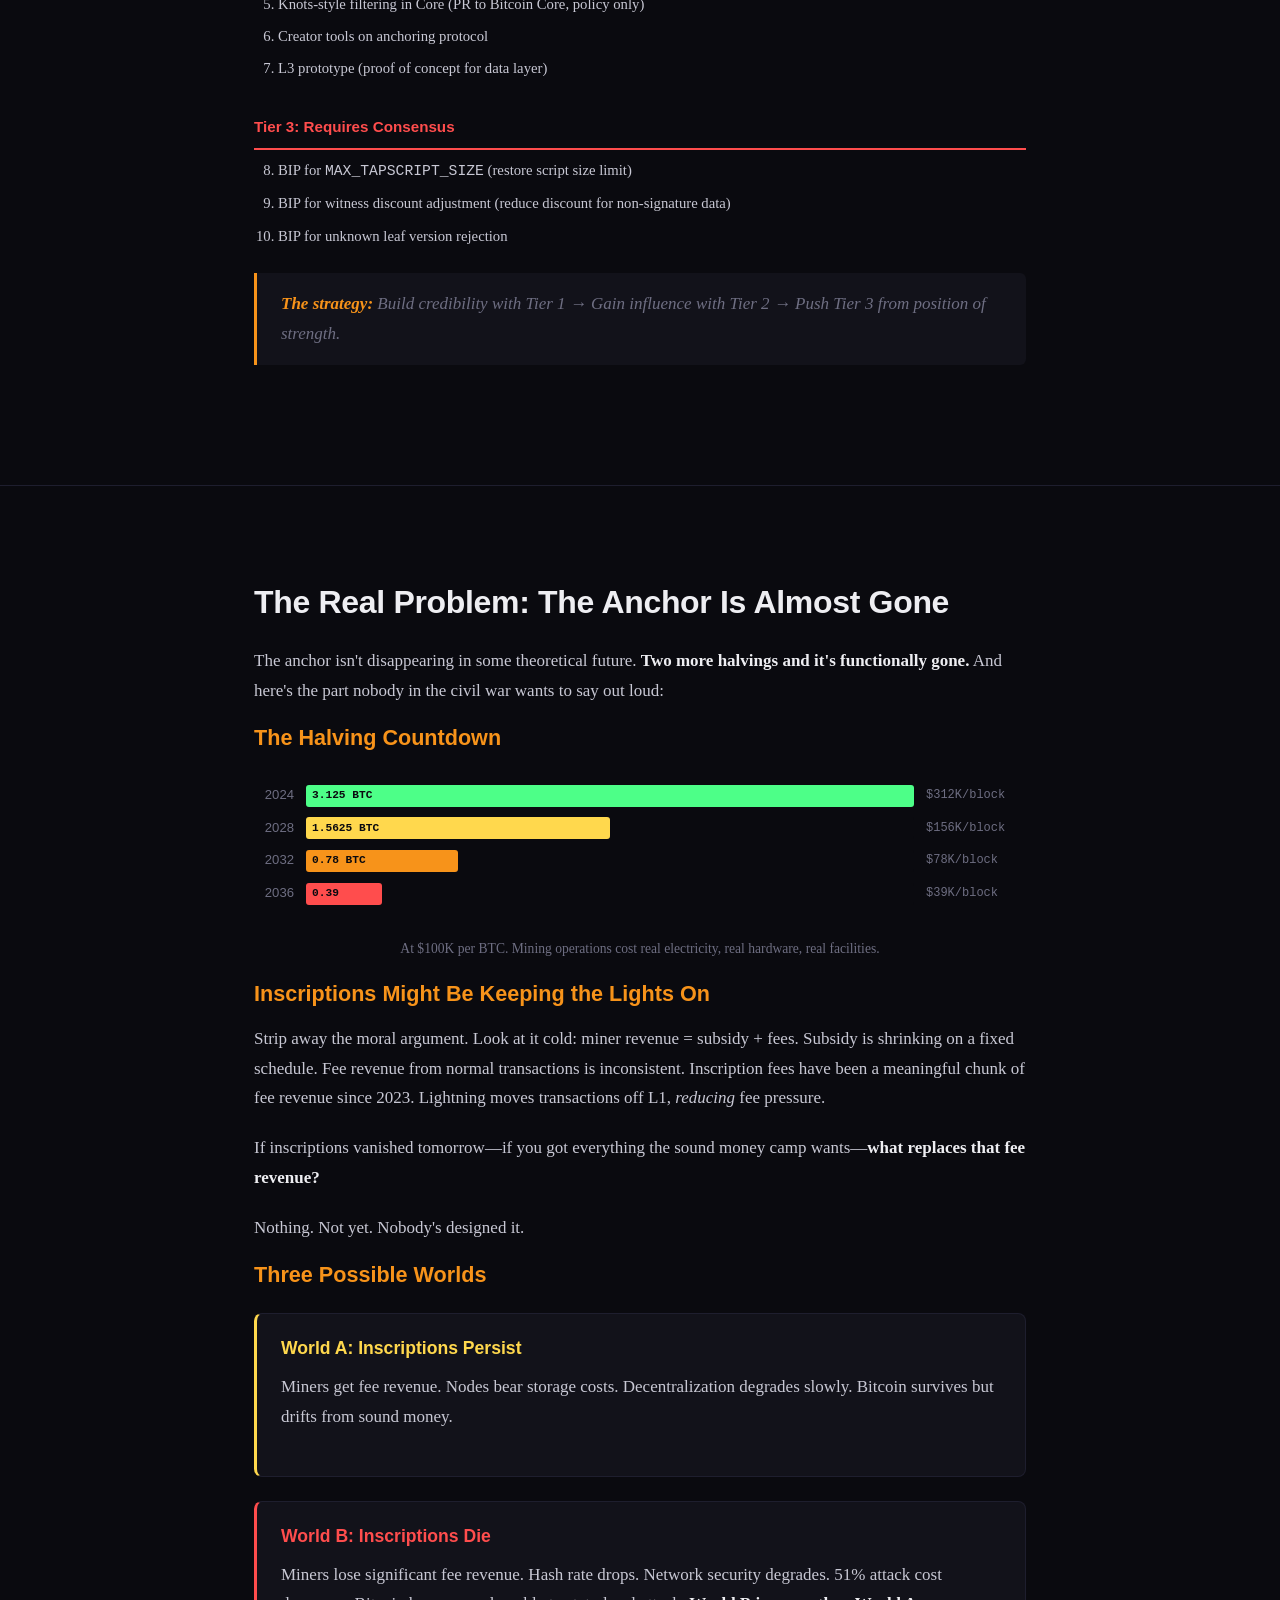
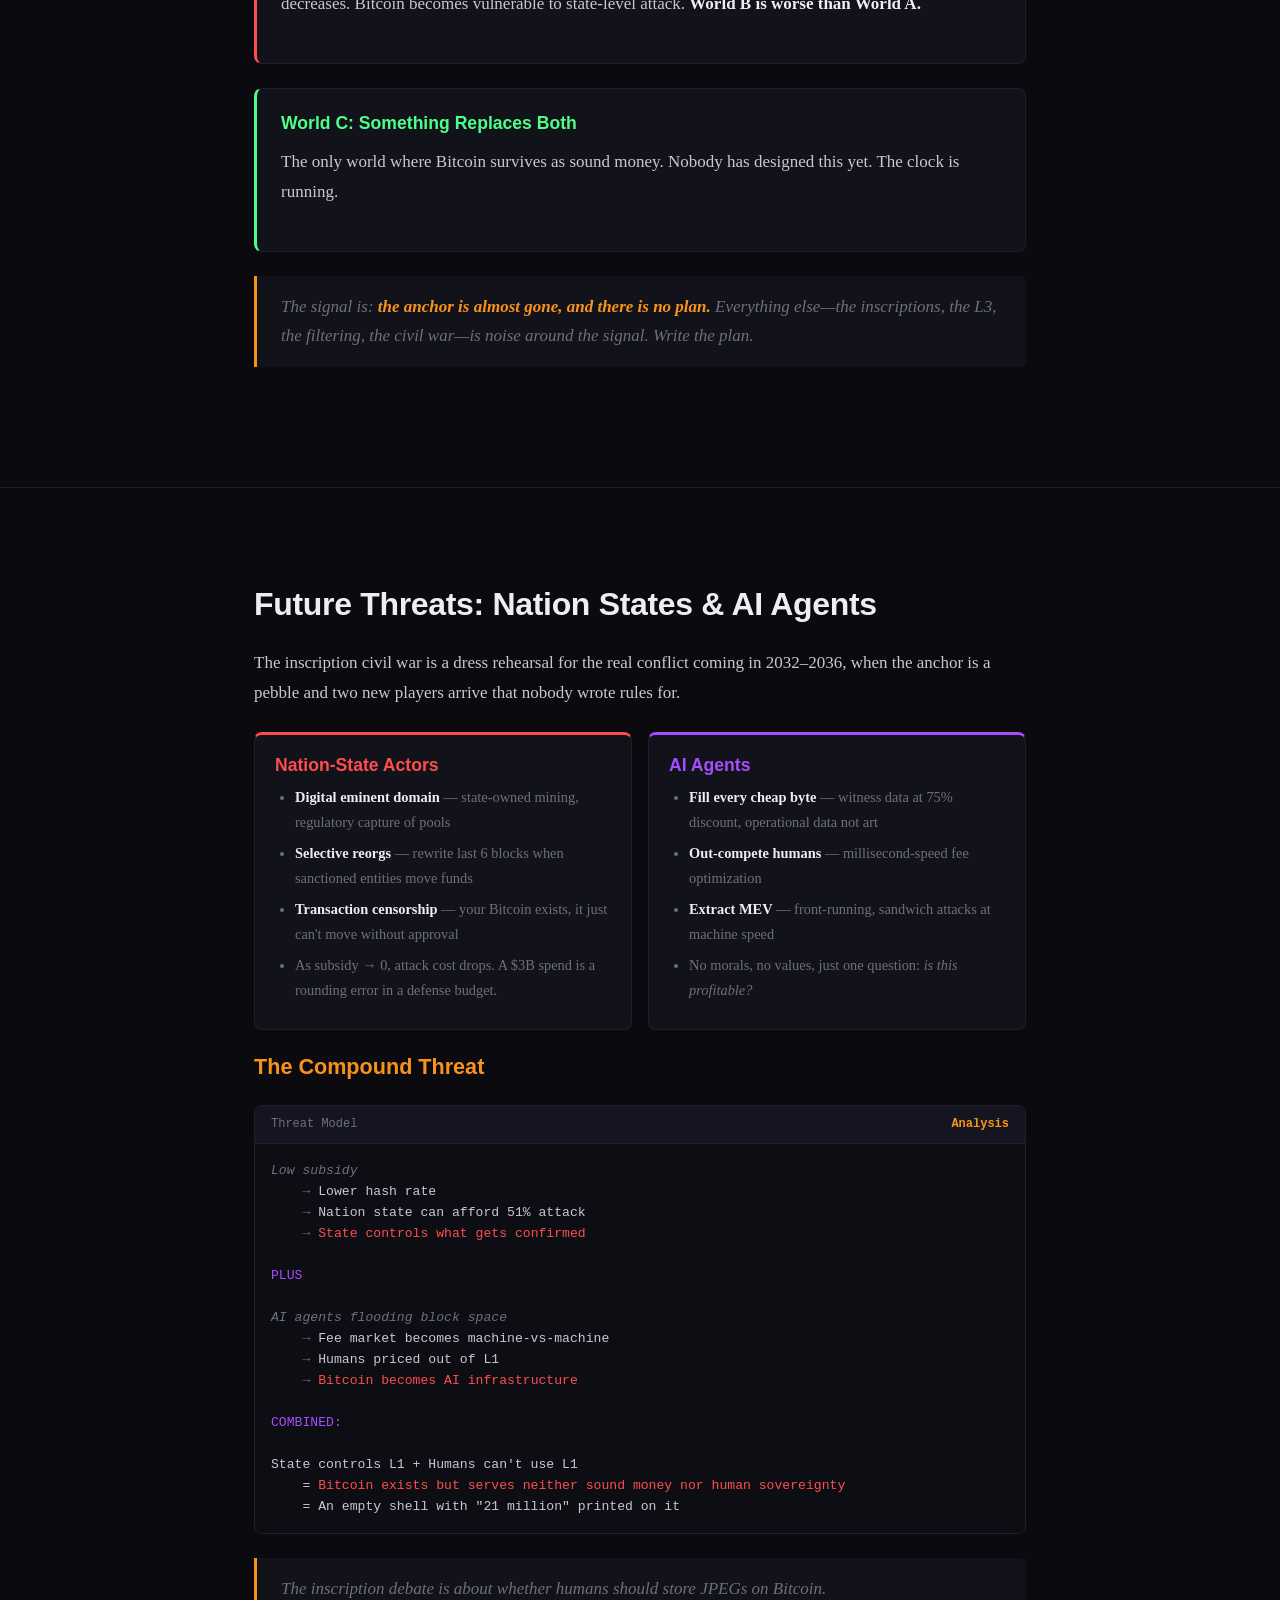
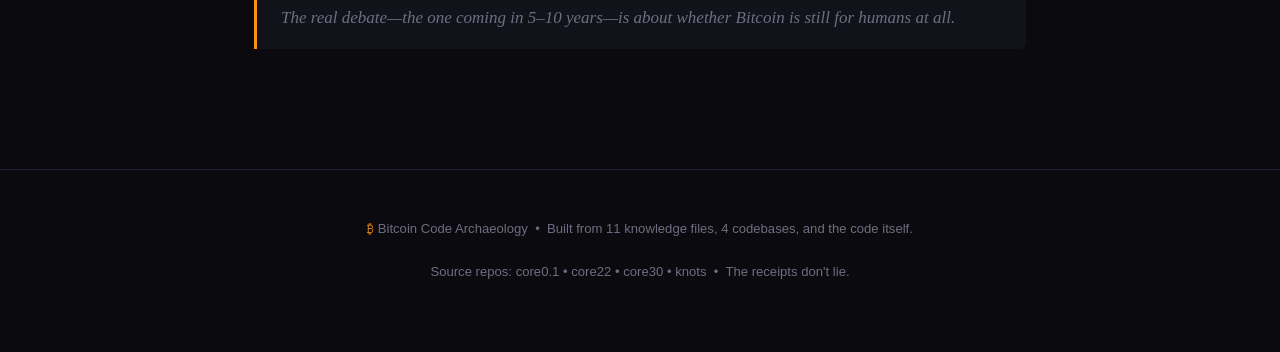
<file: crisis.html>
<!DOCTYPE html>
<html lang="en">
<head>
<meta charset="UTF-8">
<meta name="viewport" content="width=device-width, initial-scale=1.0">
<title>The Crisis &mdash; Bitcoin Code Archaeology</title>
<link rel="stylesheet" href="css/style.css">
</head>
<body>

<nav>
  <div class="container">
    <a href="index.html" class="logo">&#x20bf; CODE ARCHAEOLOGY</a>
    <button class="nav-toggle" aria-label="Toggle navigation">&#9776;</button>
    <div class="nav-links">
      <a href="index.html">Home</a>
      <a href="parable.html">The Parable</a>
      <a href="archaeology.html">Code Archaeology</a>
      <a href="crisis.html" class="active">The Crisis</a>
      <a href="framework.html">The Framework</a>
      <a href="l3.html">Bitcoin L3</a>
      <a href="faq.html">FAQ</a>
    </div>
  </div>
</nav>

<div class="page-header">
  <div class="container">
    <h1>The Crisis</h1>
    <p class="subtitle">
      The players, the disappearing anchor, and the threats nobody wrote rules for.
    </p>
  </div>
</div>

<!-- ══════════════════ THE CIVIL WAR ══════════════════ -->
<section id="civil-war">
  <div class="container">
    <h2>The Civil War: Five Ropes, Six Options</h2>
    <p>
      This isn't about opinions. The code shows: Satoshi designed a 40-byte data ceiling.
      SegWit created a 3MB data lane with 75% discount. Taproot removed the last size constraint.
      <strong>100,000x increase in per-block data capacity, at 75% discount.</strong>
    </p>

    <!-- Five Ropes SVG Diagram -->
    <h3>The Five Ropes</h3>
    <div class="ropes-diagram">
      <svg class="ropes-svg" viewBox="0 0 400 320" xmlns="http://www.w3.org/2000/svg">
        <!-- Ropes (lines) -->
        <line x1="200" y1="160" x2="200" y2="30" stroke="#f7931a" stroke-width="2" opacity="0.5"/>
        <line x1="200" y1="160" x2="60" y2="130" stroke="#f7931a" stroke-width="2" opacity="0.5"/>
        <line x1="200" y1="160" x2="340" y2="130" stroke="#f7931a" stroke-width="2" opacity="0.5"/>
        <line x1="200" y1="160" x2="100" y2="280" stroke="#f7931a" stroke-width="2" opacity="0.5"/>
        <line x1="200" y1="160" x2="300" y2="280" stroke="#f7931a" stroke-width="2" opacity="0.5"/>
        <!-- Center node -->
        <circle cx="200" cy="160" r="18" fill="#0a0a0f" stroke="#f7931a" stroke-width="2"/>
        <text x="200" y="164" text-anchor="middle" fill="#f7931a" font-family="sans-serif" font-size="9" font-weight="700">BTC</text>
        <!-- Merchant -->
        <circle cx="200" cy="30" r="14" fill="#12121a" stroke="#ff4d4d" stroke-width="2"/>
        <text x="200" y="34" text-anchor="middle" fill="#ff4d4d" font-family="sans-serif" font-size="8" font-weight="600">M</text>
        <text x="200" y="7" text-anchor="middle" fill="#c8c8d4" font-family="sans-serif" font-size="10">Merchant</text>
        <!-- Operator -->
        <circle cx="60" cy="130" r="14" fill="#12121a" stroke="#4da6ff" stroke-width="2"/>
        <text x="60" y="134" text-anchor="middle" fill="#4da6ff" font-family="sans-serif" font-size="8" font-weight="600">O</text>
        <text x="60" y="108" text-anchor="middle" fill="#c8c8d4" font-family="sans-serif" font-size="10">Operator</text>
        <!-- Miner -->
        <circle cx="340" cy="130" r="14" fill="#12121a" stroke="#4dff88" stroke-width="2"/>
        <text x="340" y="134" text-anchor="middle" fill="#4dff88" font-family="sans-serif" font-size="8" font-weight="600">Mi</text>
        <text x="340" y="108" text-anchor="middle" fill="#c8c8d4" font-family="sans-serif" font-size="10">Miner</text>
        <!-- Holder -->
        <circle cx="100" cy="280" r="14" fill="#12121a" stroke="#ffd84d" stroke-width="2"/>
        <text x="100" y="284" text-anchor="middle" fill="#ffd84d" font-family="sans-serif" font-size="8" font-weight="600">H</text>
        <text x="100" y="306" text-anchor="middle" fill="#c8c8d4" font-family="sans-serif" font-size="10">Holder</text>
        <!-- Whale -->
        <circle cx="300" cy="280" r="14" fill="#12121a" stroke="#a64dff" stroke-width="2"/>
        <text x="300" y="284" text-anchor="middle" fill="#a64dff" font-family="sans-serif" font-size="8" font-weight="600">W</text>
        <text x="300" y="306" text-anchor="middle" fill="#c8c8d4" font-family="sans-serif" font-size="10">Whale</text>
      </svg>
    </div>

    <div class="table-wrap">
      <table>
        <thead><tr><th>Player</th><th>Wants</th><th>Inscription Impact</th></tr></thead>
        <tbody>
          <tr><td style="color:var(--green)">Miner</td><td>Fees (subsidy halving)</td><td>More fees. Loves them.</td></tr>
          <tr><td style="color:var(--blue)">Operator</td><td>Low node costs</td><td>Storage bloat. Hates them.</td></tr>
          <tr><td style="color:var(--red)">Merchant</td><td>Data on Bitcoin</td><td>Their product. Created them.</td></tr>
          <tr><td style="color:var(--yellow)">Holder</td><td>Number go up</td><td>Activity = price? Ambivalent.</td></tr>
          <tr><td style="color:var(--purple)">Whale</td><td>Off-chain efficiency</td><td>Irrelevant to harbor model.</td></tr>
        </tbody>
      </table>
    </div>

    <h3>Feasibility Tiers</h3>

    <div class="tier">
      <div class="tier-header t1">Tier 1: No Permission Needed &mdash; Start Now</div>
      <ol>
        <li>Code archaeology &mdash; documenting the divergence with receipts</li>
        <li>Node optimization contributions (pruning, Utreexo research)</li>
        <li>Anchoring protocol standard (bridge between Bitcoin txs and off-chain data)</li>
        <li>Education &mdash; website, parable, accessible explanations</li>
      </ol>
    </div>
    <div class="tier">
      <div class="tier-header t2">Tier 2: Requires Adoption, No Consensus Change</div>
      <ol start="5">
        <li>Knots-style filtering in Core (PR to Bitcoin Core, policy only)</li>
        <li>Creator tools on anchoring protocol</li>
        <li>L3 prototype (proof of concept for data layer)</li>
      </ol>
    </div>
    <div class="tier">
      <div class="tier-header t3">Tier 3: Requires Consensus</div>
      <ol start="8">
        <li>BIP for <code>MAX_TAPSCRIPT_SIZE</code> (restore script size limit)</li>
        <li>BIP for witness discount adjustment (reduce discount for non-signature data)</li>
        <li>BIP for unknown leaf version rejection</li>
      </ol>
    </div>

    <blockquote>
      <strong>The strategy:</strong> Build credibility with Tier 1 &rarr; Gain influence with Tier 2 &rarr; Push Tier 3 from position of strength.
    </blockquote>
  </div>
</section>

<!-- ══════════════════ THE REAL PROBLEM ══════════════════ -->
<section id="real-problem">
  <div class="container">
    <h2>The Real Problem: The Anchor Is Almost Gone</h2>
    <p>
      The anchor isn't disappearing in some theoretical future.
      <strong>Two more halvings and it's functionally gone.</strong>
      And here's the part nobody in the civil war wants to say out loud:
    </p>

    <!-- Halving Chart -->
    <h3>The Halving Countdown</h3>
    <div class="halving-chart">
      <div class="halving-bar-row">
        <span class="halving-year">2024</span>
        <div class="halving-track">
          <div class="halving-fill" style="width:100%;background:var(--green)">3.125 BTC</div>
        </div>
        <span class="halving-label">$312K/block</span>
      </div>
      <div class="halving-bar-row">
        <span class="halving-year">2028</span>
        <div class="halving-track">
          <div class="halving-fill" style="width:50%;background:var(--yellow)">1.5625 BTC</div>
        </div>
        <span class="halving-label">$156K/block</span>
      </div>
      <div class="halving-bar-row">
        <span class="halving-year">2032</span>
        <div class="halving-track">
          <div class="halving-fill" style="width:25%;background:var(--accent)">0.78 BTC</div>
        </div>
        <span class="halving-label">$78K/block</span>
      </div>
      <div class="halving-bar-row">
        <span class="halving-year">2036</span>
        <div class="halving-track">
          <div class="halving-fill" style="width:12.5%;background:var(--red)">0.39</div>
        </div>
        <span class="halving-label">$39K/block</span>
      </div>
    </div>
    <p style="font-size:0.85rem;color:var(--text-dim);text-align:center;margin-top:0.5rem">
      At $100K per BTC. Mining operations cost real electricity, real hardware, real facilities.
    </p>

    <h3>Inscriptions Might Be Keeping the Lights On</h3>
    <p>
      Strip away the moral argument. Look at it cold: miner revenue = subsidy + fees.
      Subsidy is shrinking on a fixed schedule. Fee revenue from normal transactions is inconsistent.
      Inscription fees have been a meaningful chunk of fee revenue since 2023.
      Lightning moves transactions off L1, <em>reducing</em> fee pressure.
    </p>
    <p>
      If inscriptions vanished tomorrow&mdash;if you got everything the sound money camp wants&mdash;<strong>what replaces that fee revenue?</strong>
    </p>
    <p>Nothing. Not yet. Nobody's designed it.</p>

    <h3>Three Possible Worlds</h3>
    <div class="card" style="border-left:3px solid var(--yellow)">
      <h4 style="color:var(--yellow)">World A: Inscriptions Persist</h4>
      <p>Miners get fee revenue. Nodes bear storage costs. Decentralization degrades slowly. Bitcoin survives but drifts from sound money.</p>
    </div>
    <div class="card" style="border-left:3px solid var(--red)">
      <h4 style="color:var(--red)">World B: Inscriptions Die</h4>
      <p>Miners lose significant fee revenue. Hash rate drops. Network security degrades. 51% attack cost decreases. Bitcoin becomes vulnerable to state-level attack. <strong>World B is worse than World A.</strong></p>
    </div>
    <div class="card" style="border-left:3px solid var(--green)">
      <h4 style="color:var(--green)">World C: Something Replaces Both</h4>
      <p>The only world where Bitcoin survives as sound money. Nobody has designed this yet. The clock is running.</p>
    </div>

    <blockquote>
      The signal is: <strong>the anchor is almost gone, and there is no plan.</strong>
      Everything else&mdash;the inscriptions, the L3, the filtering, the civil war&mdash;is noise around the signal.
      Write the plan.
    </blockquote>
  </div>
</section>

<!-- ══════════════════ FUTURE THREATS ══════════════════ -->
<section id="threats">
  <div class="container">
    <h2>Future Threats: Nation States &amp; AI Agents</h2>
    <p>
      The inscription civil war is a dress rehearsal for the real conflict coming in 2032&ndash;2036,
      when the anchor is a pebble and two new players arrive that nobody wrote rules for.
    </p>

    <div class="threat-grid">
      <div class="threat-card">
        <h4 style="color:var(--red)">Nation-State Actors</h4>
        <ul>
          <li><strong>Digital eminent domain</strong> &mdash; state-owned mining, regulatory capture of pools</li>
          <li><strong>Selective reorgs</strong> &mdash; rewrite last 6 blocks when sanctioned entities move funds</li>
          <li><strong>Transaction censorship</strong> &mdash; your Bitcoin exists, it just can't move without approval</li>
          <li>As subsidy &rarr; 0, attack cost drops. A $3B spend is a rounding error in a defense budget.</li>
        </ul>
      </div>
      <div class="threat-card ai">
        <h4 style="color:var(--purple)">AI Agents</h4>
        <ul>
          <li><strong>Fill every cheap byte</strong> &mdash; witness data at 75% discount, operational data not art</li>
          <li><strong>Out-compete humans</strong> &mdash; millisecond-speed fee optimization</li>
          <li><strong>Extract MEV</strong> &mdash; front-running, sandwich attacks at machine speed</li>
          <li>No morals, no values, just one question: <em>is this profitable?</em></li>
        </ul>
      </div>
    </div>

    <h3>The Compound Threat</h3>
    <div class="code-block">
      <div class="code-header"><span>Threat Model</span><span class="lang">Analysis</span></div>
      <pre><code><span class="cm">Low subsidy</span>
    <span class="op">&rarr;</span> Lower hash rate
    <span class="op">&rarr;</span> Nation state can afford 51% attack
    <span class="op">&rarr;</span> <span class="red">State controls what gets confirmed</span>

<span class="kw">PLUS</span>

<span class="cm">AI agents flooding block space</span>
    <span class="op">&rarr;</span> Fee market becomes machine-vs-machine
    <span class="op">&rarr;</span> Humans priced out of L1
    <span class="op">&rarr;</span> <span class="red">Bitcoin becomes AI infrastructure</span>

<span class="kw">COMBINED:</span>

State controls L1 + Humans can't use L1
    = <span class="red">Bitcoin exists but serves neither sound money nor human sovereignty</span>
    = An empty shell with "21 million" printed on it</code></pre>
    </div>

    <blockquote>
      The inscription debate is about whether humans should store JPEGs on Bitcoin.<br>
      The real debate&mdash;the one coming in 5&ndash;10 years&mdash;is about whether Bitcoin is still for humans at all.
    </blockquote>
  </div>
</section>

<footer>
  <div class="container">
    <p>
      <span class="accent">&#x20bf;</span> Bitcoin Code Archaeology
      &nbsp;&bull;&nbsp;
      Built from 11 knowledge files, 4 codebases, and the code itself.
    </p>
    <p style="margin-top:0.5rem">
      Source repos: core0.1 &bull; core22 &bull; core30 &bull; knots
      &nbsp;&bull;&nbsp;
      The receipts don't lie.
    </p>
  </div>
</footer>

<script src="js/main.js"></script>
</body>
</html>
</file>
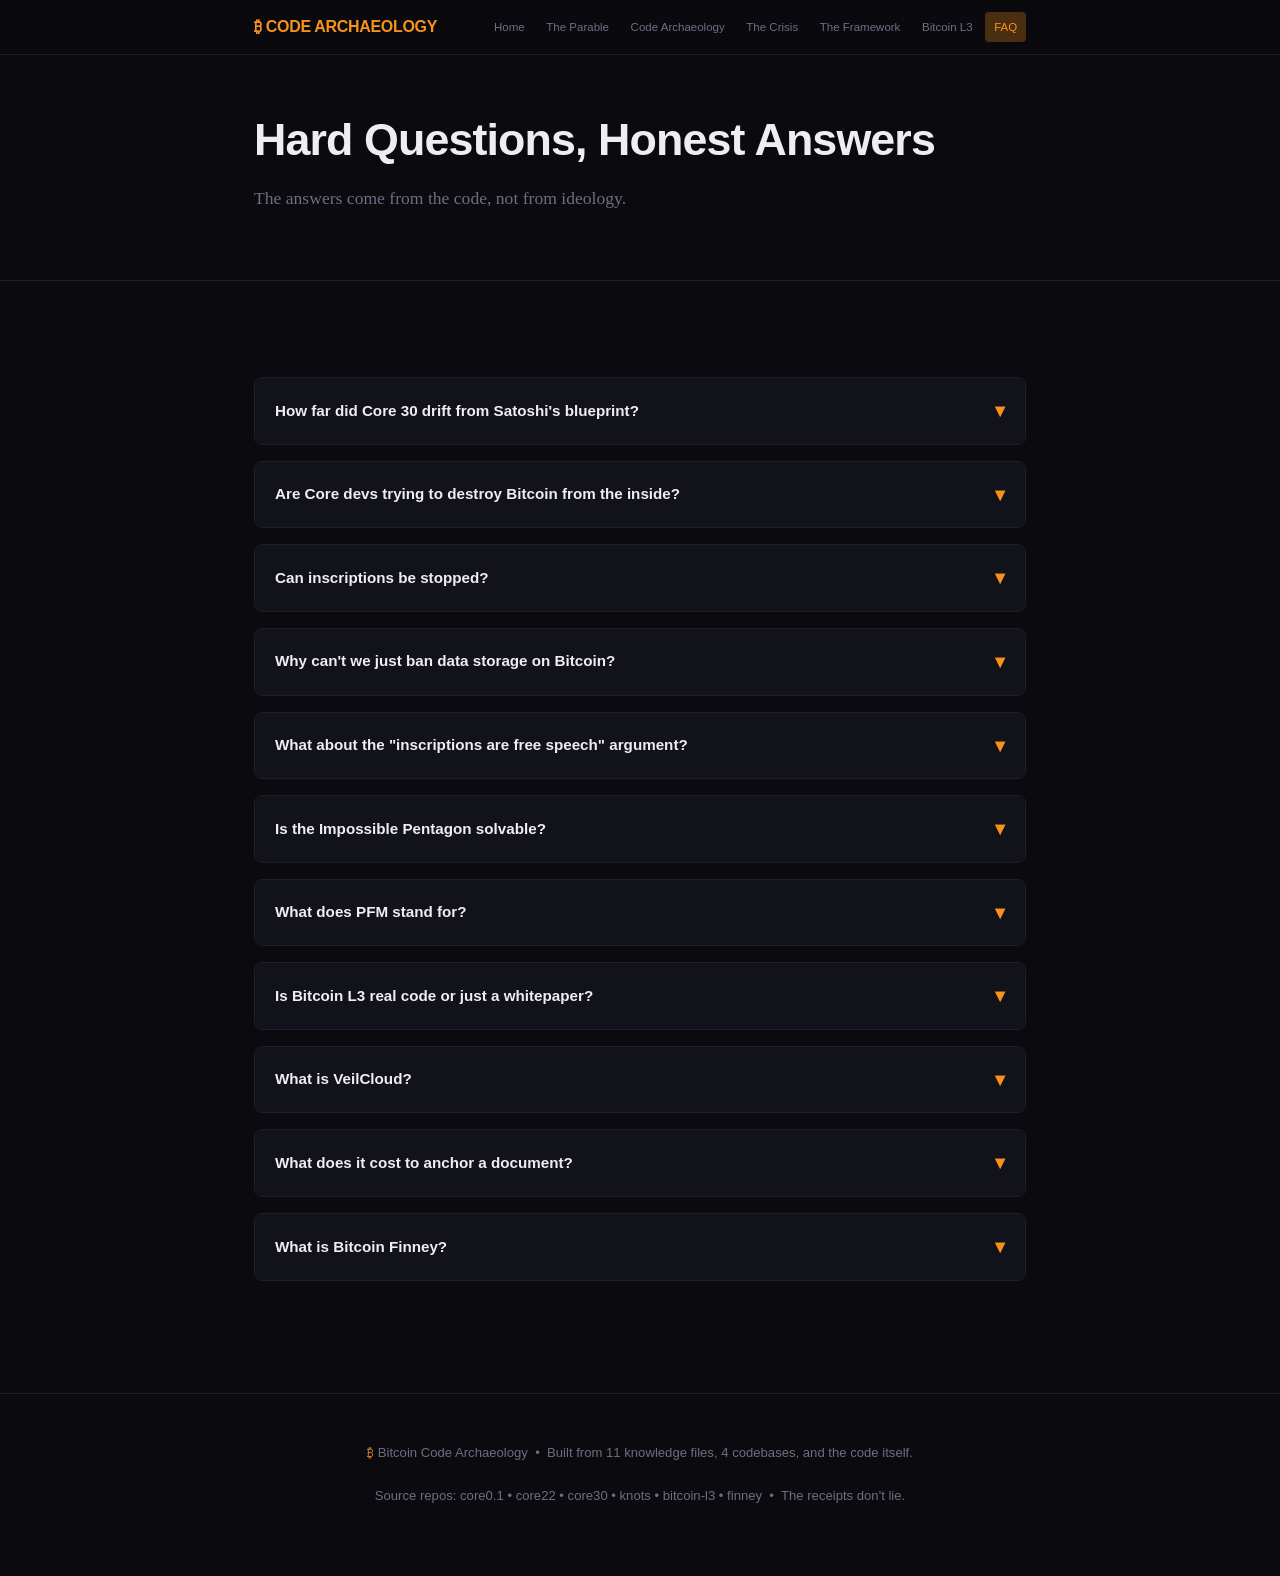
<file: faq.html>
<!DOCTYPE html>
<html lang="en">
<head>
<meta charset="UTF-8">
<meta name="viewport" content="width=device-width, initial-scale=1.0">
<title>FAQ &mdash; Bitcoin Code Archaeology</title>
<link rel="stylesheet" href="css/style.css">
</head>
<body>

<nav>
  <div class="container">
    <a href="index.html" class="logo">&#x20bf; CODE ARCHAEOLOGY</a>
    <button class="nav-toggle" aria-label="Toggle navigation">&#9776;</button>
    <div class="nav-links">
      <a href="index.html">Home</a>
      <a href="parable.html">The Parable</a>
      <a href="archaeology.html">Code Archaeology</a>
      <a href="crisis.html">The Crisis</a>
      <a href="framework.html">The Framework</a>
      <a href="l3.html">Bitcoin L3</a>
      <a href="faq.html" class="active">FAQ</a>
    </div>
  </div>
</nav>

<div class="page-header">
  <div class="container">
    <h1>Hard Questions, Honest Answers</h1>
    <p class="subtitle">
      The answers come from the code, not from ideology.
    </p>
  </div>
</div>

<section>
  <div class="container">

    <div class="faq-item">
      <div class="faq-q">
        <span>How far did Core 30 drift from Satoshi's blueprint?</span>
        <span class="arrow">&#x25BE;</span>
      </div>
      <div class="faq-a">
        <p>
          <strong>Massively</strong> in one specific dimension: data capacity.
          100,000x increase from ~40 bytes to ~4,000,000 bytes per block, at a 75% discount,
          with no content validation. The blueprint said "scalpel." Core 30 says "fire hose."
        </p>
        <p>
          Three compound changes: SegWit's witness discount (2017), Taproot's script size exemption (2021),
          and unknown leaf version acceptance (2021). Each reasonable alone. Together they built the inscription highway.
        </p>
        <p>
          Knots sees the drift and tries to correct it, but only at the policy layer (mempool), not
          consensus (block validity). Every rejection uses <code>TX_NOT_STANDARD</code>, never <code>TX_CONSENSUS</code>.
          Knots doesn't fork. It just doesn't help relay what it considers spam.
        </p>
      </div>
    </div>

    <div class="faq-item">
      <div class="faq-q">
        <span>Are Core devs trying to destroy Bitcoin from the inside?</span>
        <span class="arrow">&#x25BE;</span>
      </div>
      <div class="faq-a">
        <p>
          <strong>No.</strong> That's civil war drama. The code evidence doesn't support it.
        </p>
        <p>
          Every decision had a legitimate engineering reason. SegWit's discount was needed for
          malleability fix adoption. Taproot's script size exemption was for future extensibility.
          Unknown leaf version acceptance is standard protocol engineering for forward compatibility.
        </p>
        <p>The fair criticism isn't "they're destroying Bitcoin." It's:</p>
        <p><strong>"They optimized for protocol evolution and didn't constrain for misuse."</strong></p>
        <p>
          They built a highway on-ramp for future features and didn't put a weight limit on the vehicles.
          Someone showed up with a convoy of dump trucks full of JPEGs. That's a design gap, not an attack.
        </p>
        <blockquote>
          "Never attribute to malice what is adequately explained by compounding side effects
          across three soft forks over four years."
        </blockquote>
      </div>
    </div>

    <div class="faq-item">
      <div class="faq-q">
        <span>Can inscriptions be stopped?</span>
        <span class="arrow">&#x25BE;</span>
      </div>
      <div class="faq-a">
        <p>
          <strong>Wrong question.</strong> The right question is: can inscriptions be made irrelevant?
        </p>
        <p>
          Bitcoin L3 anchors documents to L1 using a 36-byte OP_RETURN &mdash; not by stuffing 4 MB JPEGs
          into witness data. Same proof of existence. Same immutability. 10,000x less chain bloat.
          With batch anchoring via Merkle trees, you can anchor 1,000 documents in a single transaction
          for ~440 sats total.
        </p>
        <p>
          The political fight over <code>MAX_TAPSCRIPT_SIZE</code> or witness discounts doesn't need to be
          won if L3 makes inscriptions look expensive and stupid by comparison. Make the alternative so
          obviously better that inscriptions die from irrelevance, not restriction.
        </p>
        <p>
          Policy-level filtering (Knots-style) still works for individual nodes. But the real fix isn't
          banning data from L1 &mdash; it's building a proper place for it on L3.
        </p>
      </div>
    </div>

    <div class="faq-item">
      <div class="faq-q">
        <span>Why can't we just ban data storage on Bitcoin?</span>
        <span class="arrow">&#x25BE;</span>
      </div>
      <div class="faq-a">
        <p>
          Because the security budget might depend on it. Inscriptions generate fees. Fees pay miners.
          Miners provide security. As the subsidy halves toward zero, every revenue source matters.
        </p>
        <p>
          The answer isn't banning data &mdash; it's <strong>moving it off-chain</strong>. L3 anchoring
          still generates fee revenue (every anchor is a transaction), but each anchor is 36 bytes instead of
          4 MB. Miners still get paid. Full nodes don't store everyone's JPEGs. Data users get better
          tooling &mdash; encryption, batch anchoring, P2P distribution, content policies.
        </p>
        <p>
          Fair pricing helps too: reduce the witness discount from 4:1 to 2:1, cap script sizes at 100KB.
          But even without L1 changes, L3 makes the economics obvious. Why pay for 4 MB of witness space
          when 36 bytes does the same job?
        </p>
      </div>
    </div>

    <div class="faq-item">
      <div class="faq-q">
        <span>What about the "inscriptions are free speech" argument?</span>
        <span class="arrow">&#x25BE;</span>
      </div>
      <div class="faq-a">
        <p>
          Bitcoin is a protocol, not a constitution. Protocols have technical constraints.
          The 40-byte OP_RETURN limit was always a constraint on what you could store. Nobody called that
          "censorship" in 2009.
        </p>
        <p>
          Setting <code>MAX_TAPSCRIPT_SIZE = 100KB</code> doesn't censor anything. It caps how much
          data fits per script. You can still anchor data. You can still timestamp. You just can't
          store 4MB JPEGs at a 75% discount. The free speech argument confuses
          <em>access to a subsidized resource</em> with <em>a fundamental right</em>.
        </p>
      </div>
    </div>

    <div class="faq-item">
      <div class="faq-q">
        <span>Is the Impossible Pentagon solvable?</span>
        <span class="arrow">&#x25BE;</span>
      </div>
      <div class="faq-a">
        <p>
          Not fully. That's why it's called "impossible." You can't maximize all five properties simultaneously
          without the subsidy acting as universal lubricant.
        </p>
        <p>
          But you can reach <strong>equilibrium</strong> &mdash; a configuration where everyone gets enough, even if
          nobody gets everything. The six compromises in this research map out one viable equilibrium point.
          There may be others. The important thing is that <em>someone designs one</em>, because the current plan
          is no plan at all.
        </p>
      </div>
    </div>

    <div class="faq-item">
      <div class="faq-q">
        <span>What does PFM stand for?</span>
        <span class="arrow">&#x25BE;</span>
      </div>
      <div class="faq-a">
        <p>
          <strong>Pure Fucking Magic.</strong>
        </p>
        <p>
          PFM is a section-based document container with cryptographic integrity, lazy I/O via byte-offset
          indexes, and content-addressed deduplication. The checksum of a PFM document becomes its filename
          in the L3 store and the value anchored to Bitcoin. Any modification to any section changes the
          checksum, breaking the anchor chain.
        </p>
      </div>
    </div>

    <div class="faq-item">
      <div class="faq-q">
        <span>Is Bitcoin L3 real code or just a whitepaper?</span>
        <span class="arrow">&#x25BE;</span>
      </div>
      <div class="faq-a">
        <p>
          <strong>Real code.</strong> 18 CLI commands. 287 test functions. 276 passing. 4 rounds of adversarial
          security testing. 43 security fixes. Zero critical or high vulnerabilities remaining.
        </p>
        <p>
          Install it with <code>pip install -e .</code> and run <code>l3 store</code>,
          <code>l3 anchor</code>, <code>l3 verify-anchor</code> today. It works on regtest,
          testnet, and mainnet.
        </p>
      </div>
    </div>

    <div class="faq-item">
      <div class="faq-q">
        <span>What is VeilCloud?</span>
        <span class="arrow">&#x25BE;</span>
      </div>
      <div class="faq-a">
        <p>
          VeilCloud is the native privacy layer built into Bitcoin L3. It provides:
        </p>
        <ul style="padding-left:1.5rem;margin-bottom:1rem">
          <li><strong>Client-side encryption</strong> &mdash; AES-256-GCM, so the network never sees plaintext</li>
          <li><strong>Threshold key management</strong> &mdash; Shamir&rsquo;s Secret Sharing over GF(256). Split a key into
            N shares, any T recover it, fewer reveal nothing</li>
          <li><strong>Batch anchoring</strong> &mdash; Merkle trees let you anchor thousands of documents in a
            single 36-byte OP_RETURN. Each document is independently provable via inclusion proof</li>
          <li><strong>Audit trails</strong> &mdash; append-only hash-chained logs with Merkle proofs</li>
          <li><strong>Access control</strong> &mdash; HMAC-signed credentials with permissions, expiry, and revocation</li>
        </ul>
        <p>
          All pure Python. The only optional dependency is <code>cryptography</code> for the encryption
          module. Everything else is stdlib.
        </p>
      </div>
    </div>

    <div class="faq-item">
      <div class="faq-q">
        <span>What does it cost to anchor a document?</span>
        <span class="arrow">&#x25BE;</span>
      </div>
      <div class="faq-a">
        <p>
          An OP_RETURN output adds ~44 vbytes. At 10 sat/vbyte, that&rsquo;s roughly
          <strong>440 sats (~$0.40 at $100K/BTC)</strong> for a single document.
        </p>
        <p>
          With batch anchoring via Merkle trees, you can anchor <strong>1,000 documents in one
          transaction</strong> for the same 440 sats. Each document is independently provable via
          its Merkle inclusion proof. That&rsquo;s less than 0.5 sats per document.
        </p>
      </div>
    </div>

    <div class="faq-item">
      <div class="faq-q">
        <span>What is Bitcoin Finney?</span>
        <span class="arrow">&#x25BE;</span>
      </div>
      <div class="faq-a">
        <p>
          A minimal Bitcoin node for L3 anchoring, named after
          <a href="https://en.wikipedia.org/wiki/Hal_Finney_(computer_scientist)">Hal Finney</a>.
          It&rsquo;s a stripped-down fork of Bitcoin Knots that retains only <code>bitcoind</code> and
          <code>bitcoin-cli</code> with SQLite wallet support.
        </p>
        <p>
          No GUI, no ZMQ, no Tor, no UPnP, no BDB wallets, no utility binaries, no test suites.
          Two binaries. Full node. Full RPC. That&rsquo;s it.
        </p>
      </div>
    </div>

  </div>
</section>

<footer>
  <div class="container">
    <p>
      <span class="accent">&#x20bf;</span> Bitcoin Code Archaeology
      &nbsp;&bull;&nbsp;
      Built from 11 knowledge files, 4 codebases, and the code itself.
    </p>
    <p style="margin-top:0.5rem">
      Source repos: core0.1 &bull; core22 &bull; core30 &bull; knots &bull; bitcoin-l3 &bull; finney
      &nbsp;&bull;&nbsp;
      The receipts don't lie.
    </p>
  </div>
</footer>

<script src="js/main.js"></script>
</body>
</html>
</file>
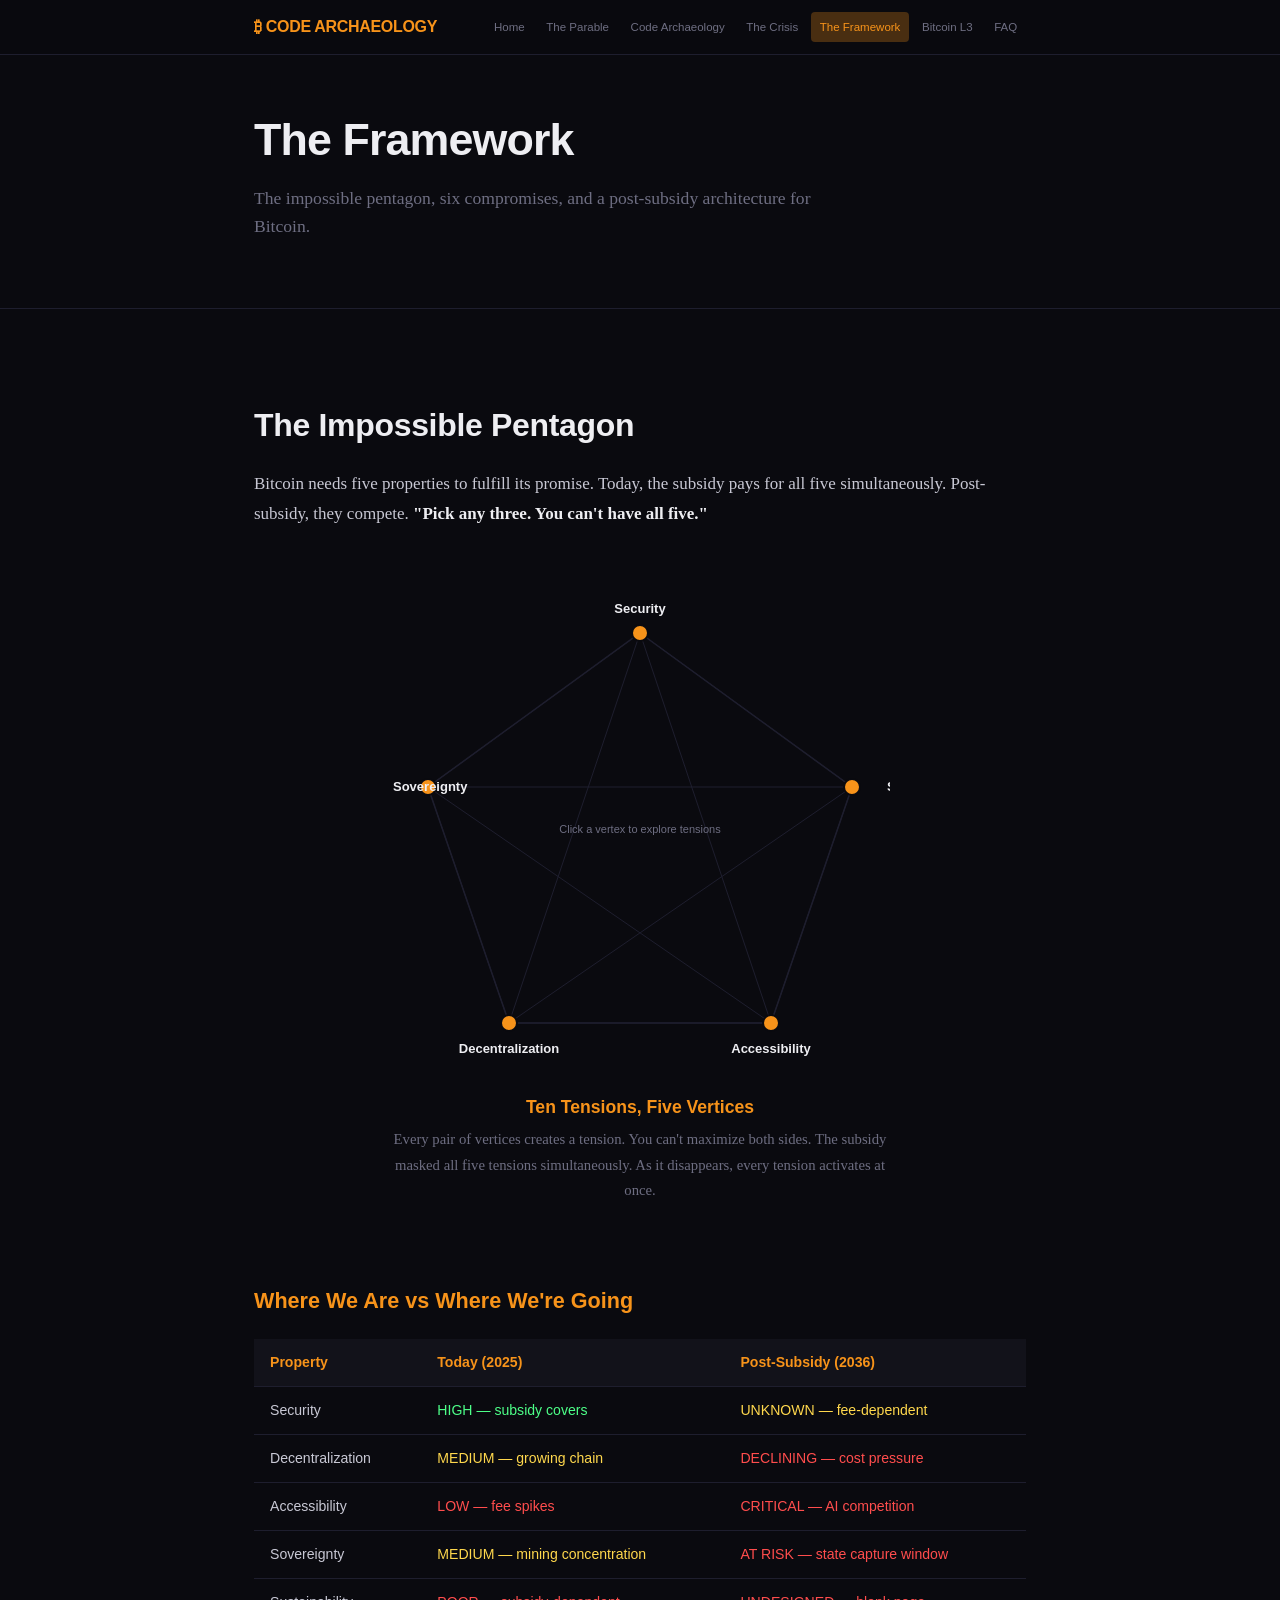
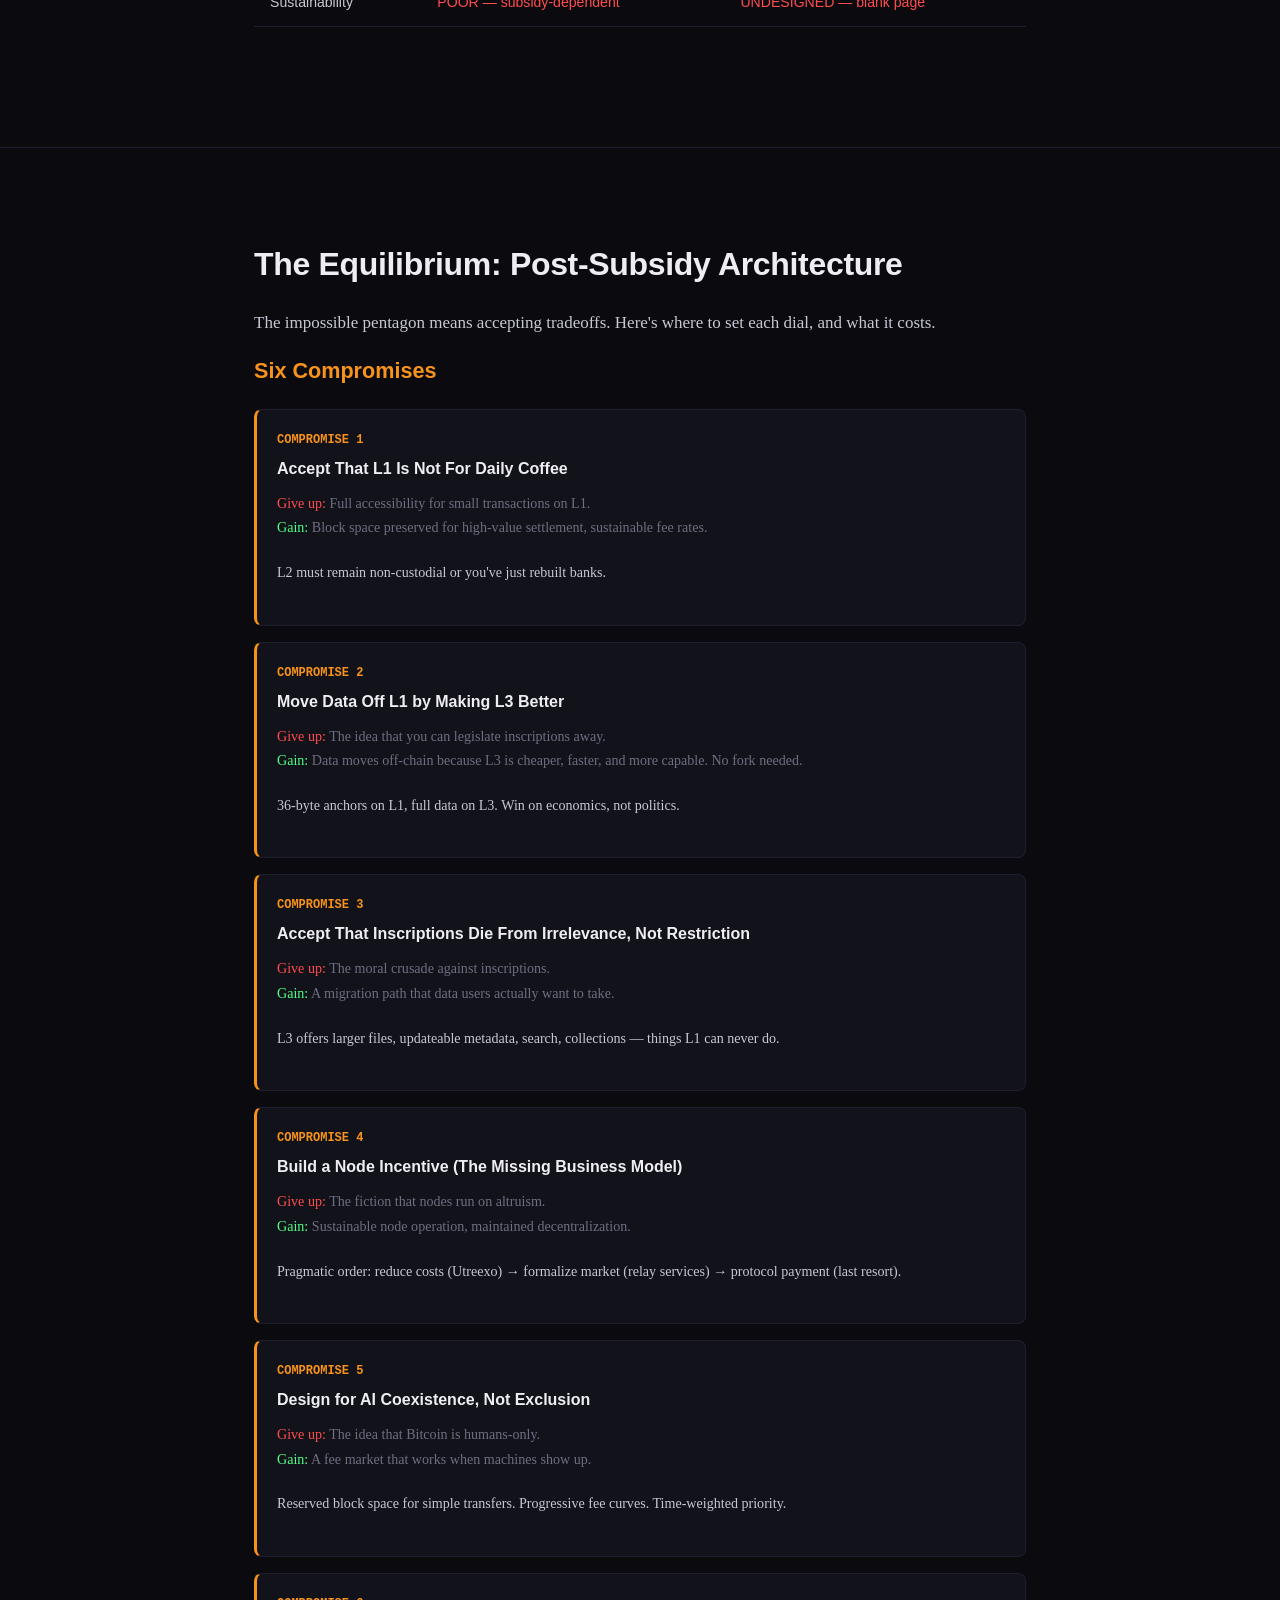
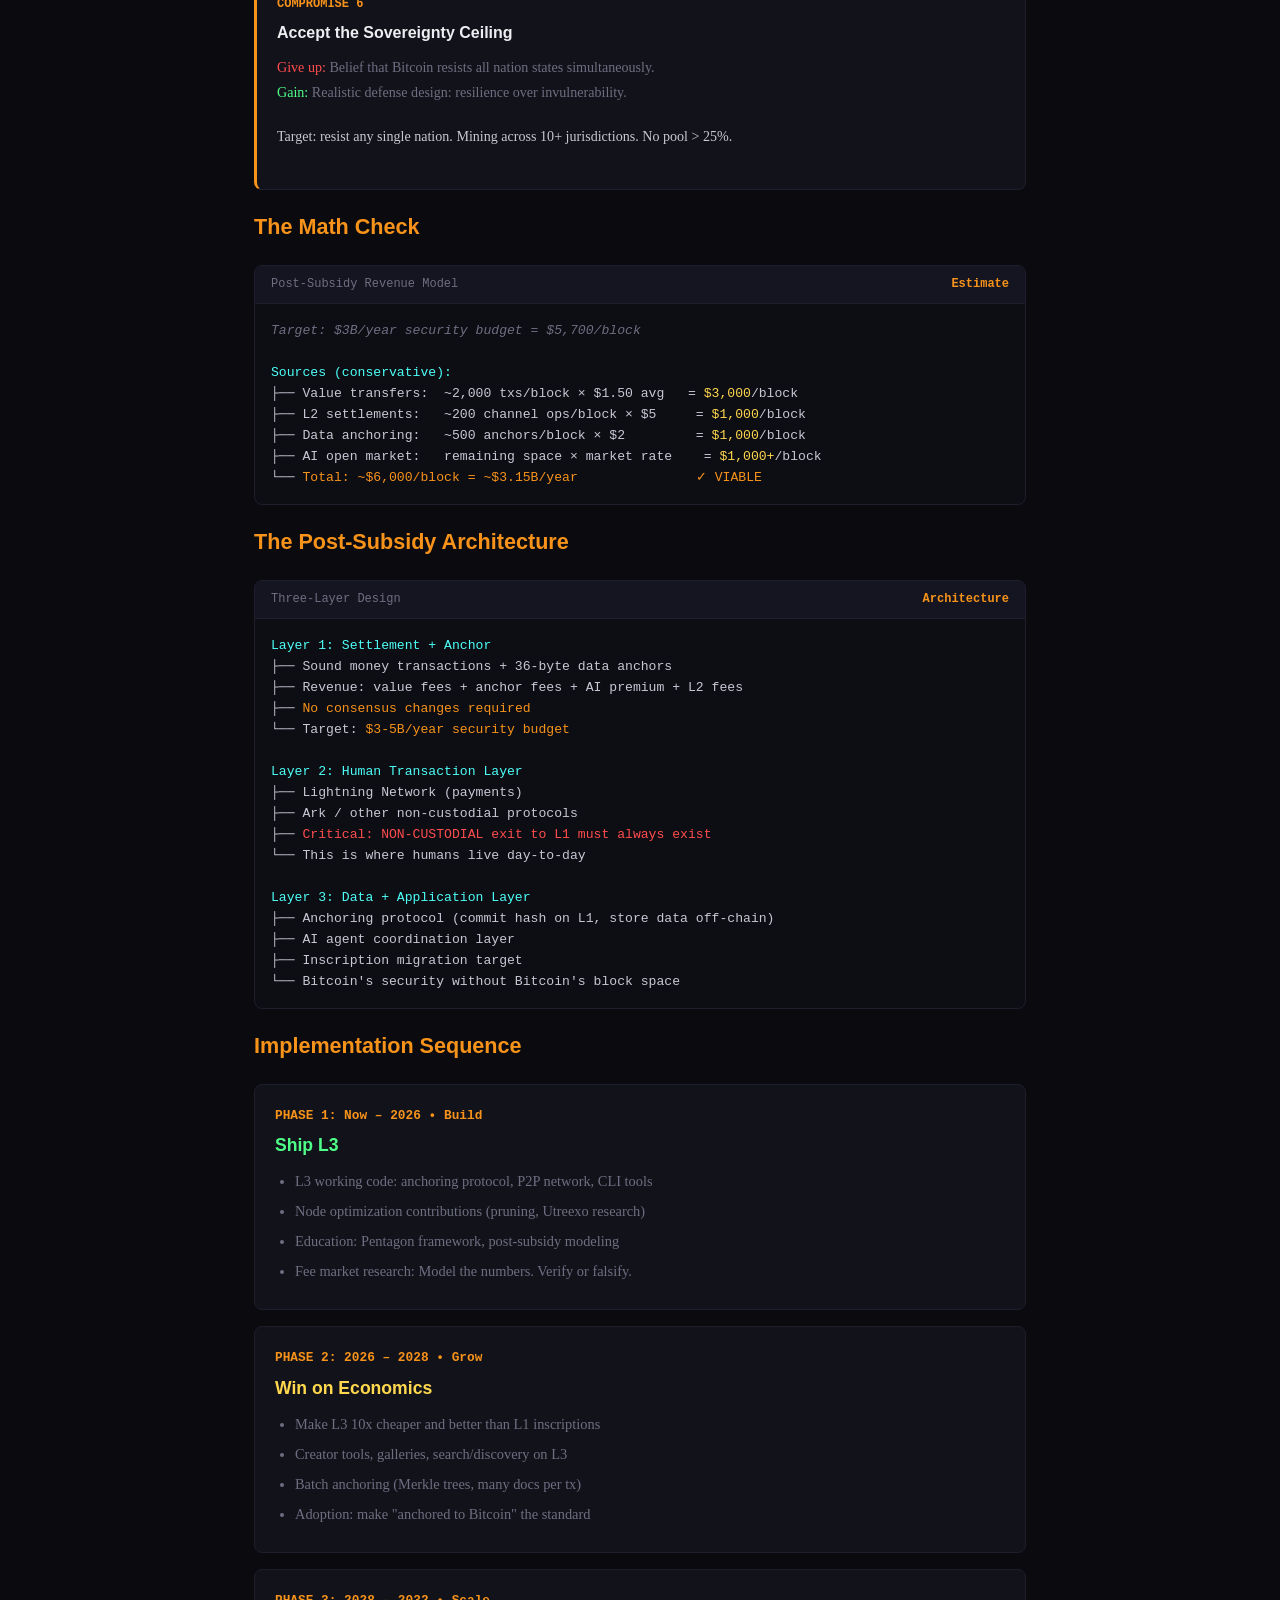
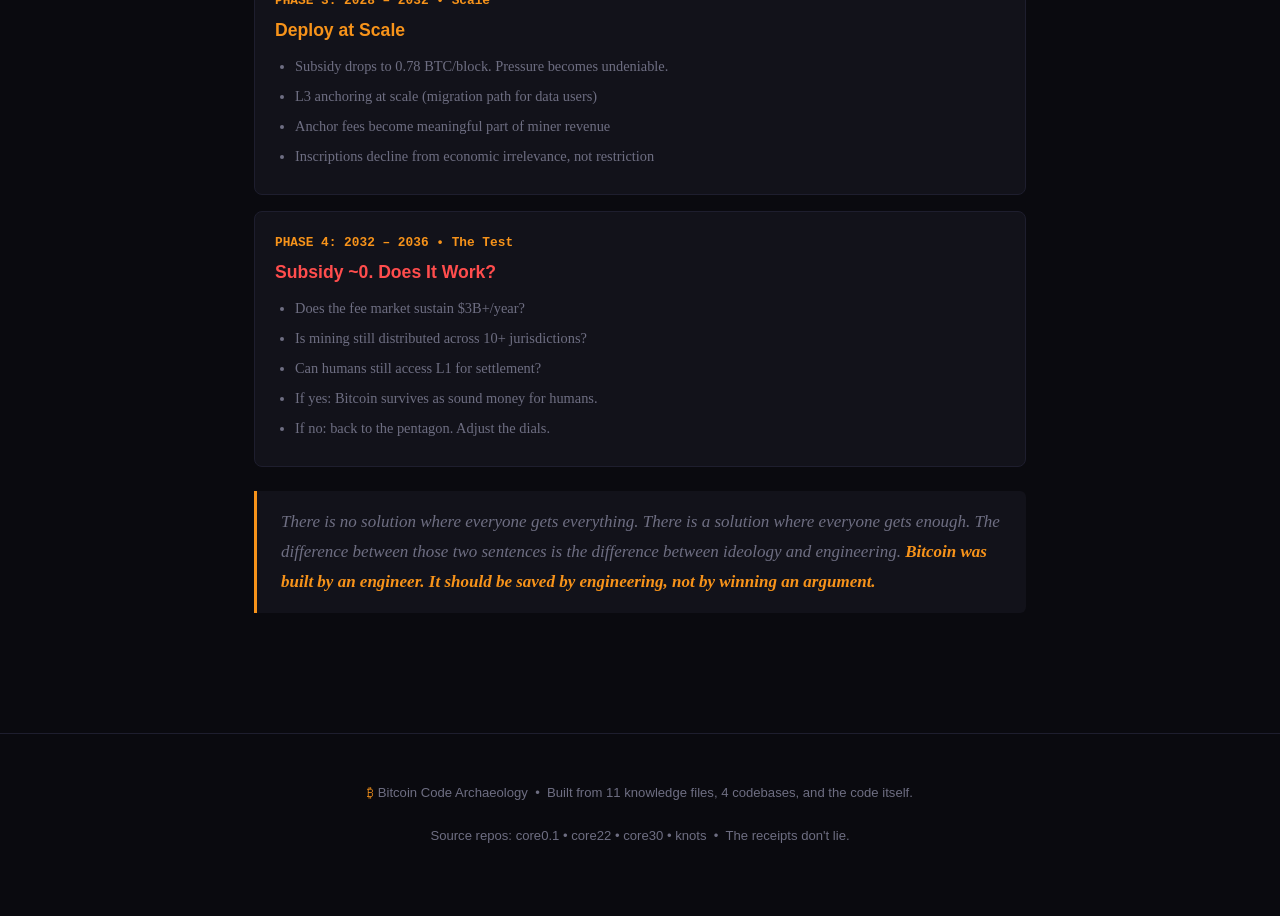
<file: framework.html>
<!DOCTYPE html>
<html lang="en">
<head>
<meta charset="UTF-8">
<meta name="viewport" content="width=device-width, initial-scale=1.0">
<title>The Framework &mdash; Bitcoin Code Archaeology</title>
<link rel="stylesheet" href="css/style.css">
</head>
<body>

<nav>
  <div class="container">
    <a href="index.html" class="logo">&#x20bf; CODE ARCHAEOLOGY</a>
    <button class="nav-toggle" aria-label="Toggle navigation">&#9776;</button>
    <div class="nav-links">
      <a href="index.html">Home</a>
      <a href="parable.html">The Parable</a>
      <a href="archaeology.html">Code Archaeology</a>
      <a href="crisis.html">The Crisis</a>
      <a href="framework.html" class="active">The Framework</a>
      <a href="l3.html">Bitcoin L3</a>
      <a href="faq.html">FAQ</a>
    </div>
  </div>
</nav>

<div class="page-header">
  <div class="container">
    <h1>The Framework</h1>
    <p class="subtitle">
      The impossible pentagon, six compromises, and a post-subsidy architecture for Bitcoin.
    </p>
  </div>
</div>

<!-- ══════════════════ THE IMPOSSIBLE PENTAGON ══════════════════ -->
<section id="pentagon">
  <div class="container">
    <h2>The Impossible Pentagon</h2>
    <p>
      Bitcoin needs five properties to fulfill its promise. Today, the subsidy pays for all five simultaneously.
      Post-subsidy, they compete.
      <strong>"Pick any three. You can't have all five."</strong>
    </p>

    <!-- SVG Pentagon -->
    <div class="pentagon-container">
      <svg class="pentagon-svg" viewBox="0 0 500 480" xmlns="http://www.w3.org/2000/svg">
        <!-- Pentagon edges -->
        <polygon points="250,40 462,194 381,430 119,430 38,194"
          fill="none" stroke="#1e1e2e" stroke-width="1.5"/>
        <!-- Inner tension lines (all 10 edges) -->
        <line class="pentagon-edge" id="edge-0-1" x1="250" y1="40" x2="462" y2="194"/>
        <line class="pentagon-edge" id="edge-0-2" x1="250" y1="40" x2="381" y2="430"/>
        <line class="pentagon-edge" id="edge-0-3" x1="250" y1="40" x2="119" y2="430"/>
        <line class="pentagon-edge" id="edge-0-4" x1="250" y1="40" x2="38" y2="194"/>
        <line class="pentagon-edge" id="edge-1-2" x1="462" y1="194" x2="381" y2="430"/>
        <line class="pentagon-edge" id="edge-1-3" x1="462" y1="194" x2="119" y2="430"/>
        <line class="pentagon-edge" id="edge-1-4" x1="462" y1="194" x2="38" y2="194"/>
        <line class="pentagon-edge" id="edge-2-3" x1="381" y1="430" x2="119" y2="430"/>
        <line class="pentagon-edge" id="edge-2-4" x1="381" y1="430" x2="38" y2="194"/>
        <line class="pentagon-edge" id="edge-3-4" x1="119" y1="430" x2="38" y2="194"/>
        <!-- Vertices -->
        <g class="pentagon-vertex" data-vertex="0" onclick="showVertex(0)">
          <circle cx="250" cy="40" r="8" fill="#f7931a" stroke="#0a0a0f" stroke-width="2"/>
          <text x="250" y="20" text-anchor="middle" fill="#eeeef2" font-family="sans-serif" font-size="13" font-weight="700">Security</text>
        </g>
        <g class="pentagon-vertex" data-vertex="1" onclick="showVertex(1)">
          <circle cx="462" cy="194" r="8" fill="#f7931a" stroke="#0a0a0f" stroke-width="2"/>
          <text x="497" y="198" text-anchor="start" fill="#eeeef2" font-family="sans-serif" font-size="13" font-weight="700">Sustainability</text>
        </g>
        <g class="pentagon-vertex" data-vertex="2" onclick="showVertex(2)">
          <circle cx="381" cy="430" r="8" fill="#f7931a" stroke="#0a0a0f" stroke-width="2"/>
          <text x="381" y="460" text-anchor="middle" fill="#eeeef2" font-family="sans-serif" font-size="13" font-weight="700">Accessibility</text>
        </g>
        <g class="pentagon-vertex" data-vertex="3" onclick="showVertex(3)">
          <circle cx="119" cy="430" r="8" fill="#f7931a" stroke="#0a0a0f" stroke-width="2"/>
          <text x="119" y="460" text-anchor="middle" fill="#eeeef2" font-family="sans-serif" font-size="13" font-weight="700">Decentralization</text>
        </g>
        <g class="pentagon-vertex" data-vertex="4" onclick="showVertex(4)">
          <circle cx="38" cy="194" r="8" fill="#f7931a" stroke="#0a0a0f" stroke-width="2"/>
          <text x="3" y="198" text-anchor="start" fill="#eeeef2" font-family="sans-serif" font-size="13" font-weight="700">Sovereignty</text>
        </g>
        <!-- Today vs 2036 indicators -->
        <text x="250" y="240" text-anchor="middle" fill="#6e6e82" font-family="sans-serif" font-size="11">Click a vertex to explore tensions</text>
      </svg>

      <div class="pentagon-info" id="pentagon-info">
        <h4>Ten Tensions, Five Vertices</h4>
        <p>Every pair of vertices creates a tension. You can't maximize both sides. The subsidy masked all five tensions simultaneously. As it disappears, every tension activates at once.</p>
      </div>
    </div>

    <!-- Status bars: Today vs 2036 -->
    <h3>Where We Are vs Where We're Going</h3>
    <div class="table-wrap">
      <table>
        <thead><tr><th>Property</th><th>Today (2025)</th><th>Post-Subsidy (2036)</th></tr></thead>
        <tbody>
          <tr>
            <td>Security</td>
            <td style="color:var(--green)">HIGH &mdash; subsidy covers</td>
            <td style="color:var(--yellow)">UNKNOWN &mdash; fee-dependent</td>
          </tr>
          <tr>
            <td>Decentralization</td>
            <td style="color:var(--yellow)">MEDIUM &mdash; growing chain</td>
            <td style="color:var(--red)">DECLINING &mdash; cost pressure</td>
          </tr>
          <tr>
            <td>Accessibility</td>
            <td style="color:var(--red)">LOW &mdash; fee spikes</td>
            <td style="color:var(--red)">CRITICAL &mdash; AI competition</td>
          </tr>
          <tr>
            <td>Sovereignty</td>
            <td style="color:var(--yellow)">MEDIUM &mdash; mining concentration</td>
            <td style="color:var(--red)">AT RISK &mdash; state capture window</td>
          </tr>
          <tr>
            <td>Sustainability</td>
            <td style="color:var(--red)">POOR &mdash; subsidy-dependent</td>
            <td style="color:var(--red)">UNDESIGNED &mdash; blank page</td>
          </tr>
        </tbody>
      </table>
    </div>
  </div>
</section>

<!-- ══════════════════ THE EQUILIBRIUM ══════════════════ -->
<section id="equilibrium">
  <div class="container">
    <h2>The Equilibrium: Post-Subsidy Architecture</h2>
    <p>
      The impossible pentagon means accepting tradeoffs. Here's where to set each dial, and what it costs.
    </p>

    <h3>Six Compromises</h3>
    <div class="compromise-grid">
      <div class="compromise-card">
        <div class="number">COMPROMISE 1</div>
        <h4>Accept That L1 Is Not For Daily Coffee</h4>
        <p class="tradeoff">
          <span class="give-up">Give up:</span> Full accessibility for small transactions on L1.<br>
          <span class="gain">Gain:</span> Block space preserved for high-value settlement, sustainable fee rates.
        </p>
        <p style="font-size:0.88rem;margin-top:0.5rem">L2 must remain non-custodial or you've just rebuilt banks.</p>
      </div>
      <div class="compromise-card">
        <div class="number">COMPROMISE 2</div>
        <h4>Move Data Off L1 by Making L3 Better</h4>
        <p class="tradeoff">
          <span class="give-up">Give up:</span> The idea that you can legislate inscriptions away.<br>
          <span class="gain">Gain:</span> Data moves off-chain because L3 is cheaper, faster, and more capable. No fork needed.
        </p>
        <p style="font-size:0.88rem;margin-top:0.5rem">36-byte anchors on L1, full data on L3. Win on economics, not politics.</p>
      </div>
      <div class="compromise-card">
        <div class="number">COMPROMISE 3</div>
        <h4>Accept That Inscriptions Die From Irrelevance, Not Restriction</h4>
        <p class="tradeoff">
          <span class="give-up">Give up:</span> The moral crusade against inscriptions.<br>
          <span class="gain">Gain:</span> A migration path that data users actually want to take.
        </p>
        <p style="font-size:0.88rem;margin-top:0.5rem">L3 offers larger files, updateable metadata, search, collections &mdash; things L1 can never do.</p>
      </div>
      <div class="compromise-card">
        <div class="number">COMPROMISE 4</div>
        <h4>Build a Node Incentive (The Missing Business Model)</h4>
        <p class="tradeoff">
          <span class="give-up">Give up:</span> The fiction that nodes run on altruism.<br>
          <span class="gain">Gain:</span> Sustainable node operation, maintained decentralization.
        </p>
        <p style="font-size:0.88rem;margin-top:0.5rem">Pragmatic order: reduce costs (Utreexo) &rarr; formalize market (relay services) &rarr; protocol payment (last resort).</p>
      </div>
      <div class="compromise-card">
        <div class="number">COMPROMISE 5</div>
        <h4>Design for AI Coexistence, Not Exclusion</h4>
        <p class="tradeoff">
          <span class="give-up">Give up:</span> The idea that Bitcoin is humans-only.<br>
          <span class="gain">Gain:</span> A fee market that works when machines show up.
        </p>
        <p style="font-size:0.88rem;margin-top:0.5rem">Reserved block space for simple transfers. Progressive fee curves. Time-weighted priority.</p>
      </div>
      <div class="compromise-card">
        <div class="number">COMPROMISE 6</div>
        <h4>Accept the Sovereignty Ceiling</h4>
        <p class="tradeoff">
          <span class="give-up">Give up:</span> Belief that Bitcoin resists all nation states simultaneously.<br>
          <span class="gain">Gain:</span> Realistic defense design: resilience over invulnerability.
        </p>
        <p style="font-size:0.88rem;margin-top:0.5rem">Target: resist any single nation. Mining across 10+ jurisdictions. No pool > 25%.</p>
      </div>
    </div>

    <h3>The Math Check</h3>
    <div class="code-block">
      <div class="code-header"><span>Post-Subsidy Revenue Model</span><span class="lang">Estimate</span></div>
      <pre><code><span class="cm">Target: $3B/year security budget = $5,700/block</span>

<span class="ty">Sources (conservative):</span>
├── Value transfers:  ~2,000 txs/block &times; $1.50 avg   = <span class="num">$3,000</span>/block
├── L2 settlements:   ~200 channel ops/block &times; $5     = <span class="num">$1,000</span>/block
├── Data anchoring:   ~500 anchors/block &times; $2         = <span class="num">$1,000</span>/block
├── AI open market:   remaining space &times; market rate    = <span class="num">$1,000+</span>/block
└── <span class="accent">Total: ~$6,000/block = ~$3.15B/year               &#10003; VIABLE</span></code></pre>
    </div>

    <h3>The Post-Subsidy Architecture</h3>
    <div class="code-block">
      <div class="code-header"><span>Three-Layer Design</span><span class="lang">Architecture</span></div>
      <pre><code><span class="ty">Layer 1: Settlement + Anchor</span>
├── Sound money transactions + 36-byte data anchors
├── Revenue: value fees + anchor fees + AI premium + L2 fees
├── <span class="accent">No consensus changes required</span>
└── Target: <span class="accent">$3-5B/year security budget</span>

<span class="ty">Layer 2: Human Transaction Layer</span>
├── Lightning Network (payments)
├── Ark / other non-custodial protocols
├── <span class="red">Critical: NON-CUSTODIAL exit to L1 must always exist</span>
└── This is where humans live day-to-day

<span class="ty">Layer 3: Data + Application Layer</span>
├── Anchoring protocol (commit hash on L1, store data off-chain)
├── AI agent coordination layer
├── Inscription migration target
└── Bitcoin's security without Bitcoin's block space</code></pre>
    </div>

    <h3>Implementation Sequence</h3>
    <div class="phase-grid">
      <div class="phase-card">
        <div class="phase-label">PHASE 1: Now &ndash; 2026 &bull; Build</div>
        <h4 style="color:var(--green)">Ship L3</h4>
        <ul>
          <li>L3 working code: anchoring protocol, P2P network, CLI tools</li>
          <li>Node optimization contributions (pruning, Utreexo research)</li>
          <li>Education: Pentagon framework, post-subsidy modeling</li>
          <li>Fee market research: Model the numbers. Verify or falsify.</li>
        </ul>
      </div>
      <div class="phase-card">
        <div class="phase-label">PHASE 2: 2026 &ndash; 2028 &bull; Grow</div>
        <h4 style="color:var(--yellow)">Win on Economics</h4>
        <ul>
          <li>Make L3 10x cheaper and better than L1 inscriptions</li>
          <li>Creator tools, galleries, search/discovery on L3</li>
          <li>Batch anchoring (Merkle trees, many docs per tx)</li>
          <li>Adoption: make "anchored to Bitcoin" the standard</li>
        </ul>
      </div>
      <div class="phase-card">
        <div class="phase-label">PHASE 3: 2028 &ndash; 2032 &bull; Scale</div>
        <h4 style="color:var(--accent)">Deploy at Scale</h4>
        <ul>
          <li>Subsidy drops to 0.78 BTC/block. Pressure becomes undeniable.</li>
          <li>L3 anchoring at scale (migration path for data users)</li>
          <li>Anchor fees become meaningful part of miner revenue</li>
          <li>Inscriptions decline from economic irrelevance, not restriction</li>
        </ul>
      </div>
      <div class="phase-card">
        <div class="phase-label">PHASE 4: 2032 &ndash; 2036 &bull; The Test</div>
        <h4 style="color:var(--red)">Subsidy ~0. Does It Work?</h4>
        <ul>
          <li>Does the fee market sustain $3B+/year?</li>
          <li>Is mining still distributed across 10+ jurisdictions?</li>
          <li>Can humans still access L1 for settlement?</li>
          <li>If yes: Bitcoin survives as sound money for humans.</li>
          <li>If no: back to the pentagon. Adjust the dials.</li>
        </ul>
      </div>
    </div>

    <blockquote>
      There is no solution where everyone gets everything.
      There is a solution where everyone gets enough.
      The difference between those two sentences is the difference between ideology and engineering.
      <strong>Bitcoin was built by an engineer. It should be saved by engineering, not by winning an argument.</strong>
    </blockquote>
  </div>
</section>

<footer>
  <div class="container">
    <p>
      <span class="accent">&#x20bf;</span> Bitcoin Code Archaeology
      &nbsp;&bull;&nbsp;
      Built from 11 knowledge files, 4 codebases, and the code itself.
    </p>
    <p style="margin-top:0.5rem">
      Source repos: core0.1 &bull; core22 &bull; core30 &bull; knots
      &nbsp;&bull;&nbsp;
      The receipts don't lie.
    </p>
  </div>
</footer>

<script src="js/main.js"></script>
</body>
</html>
</file>
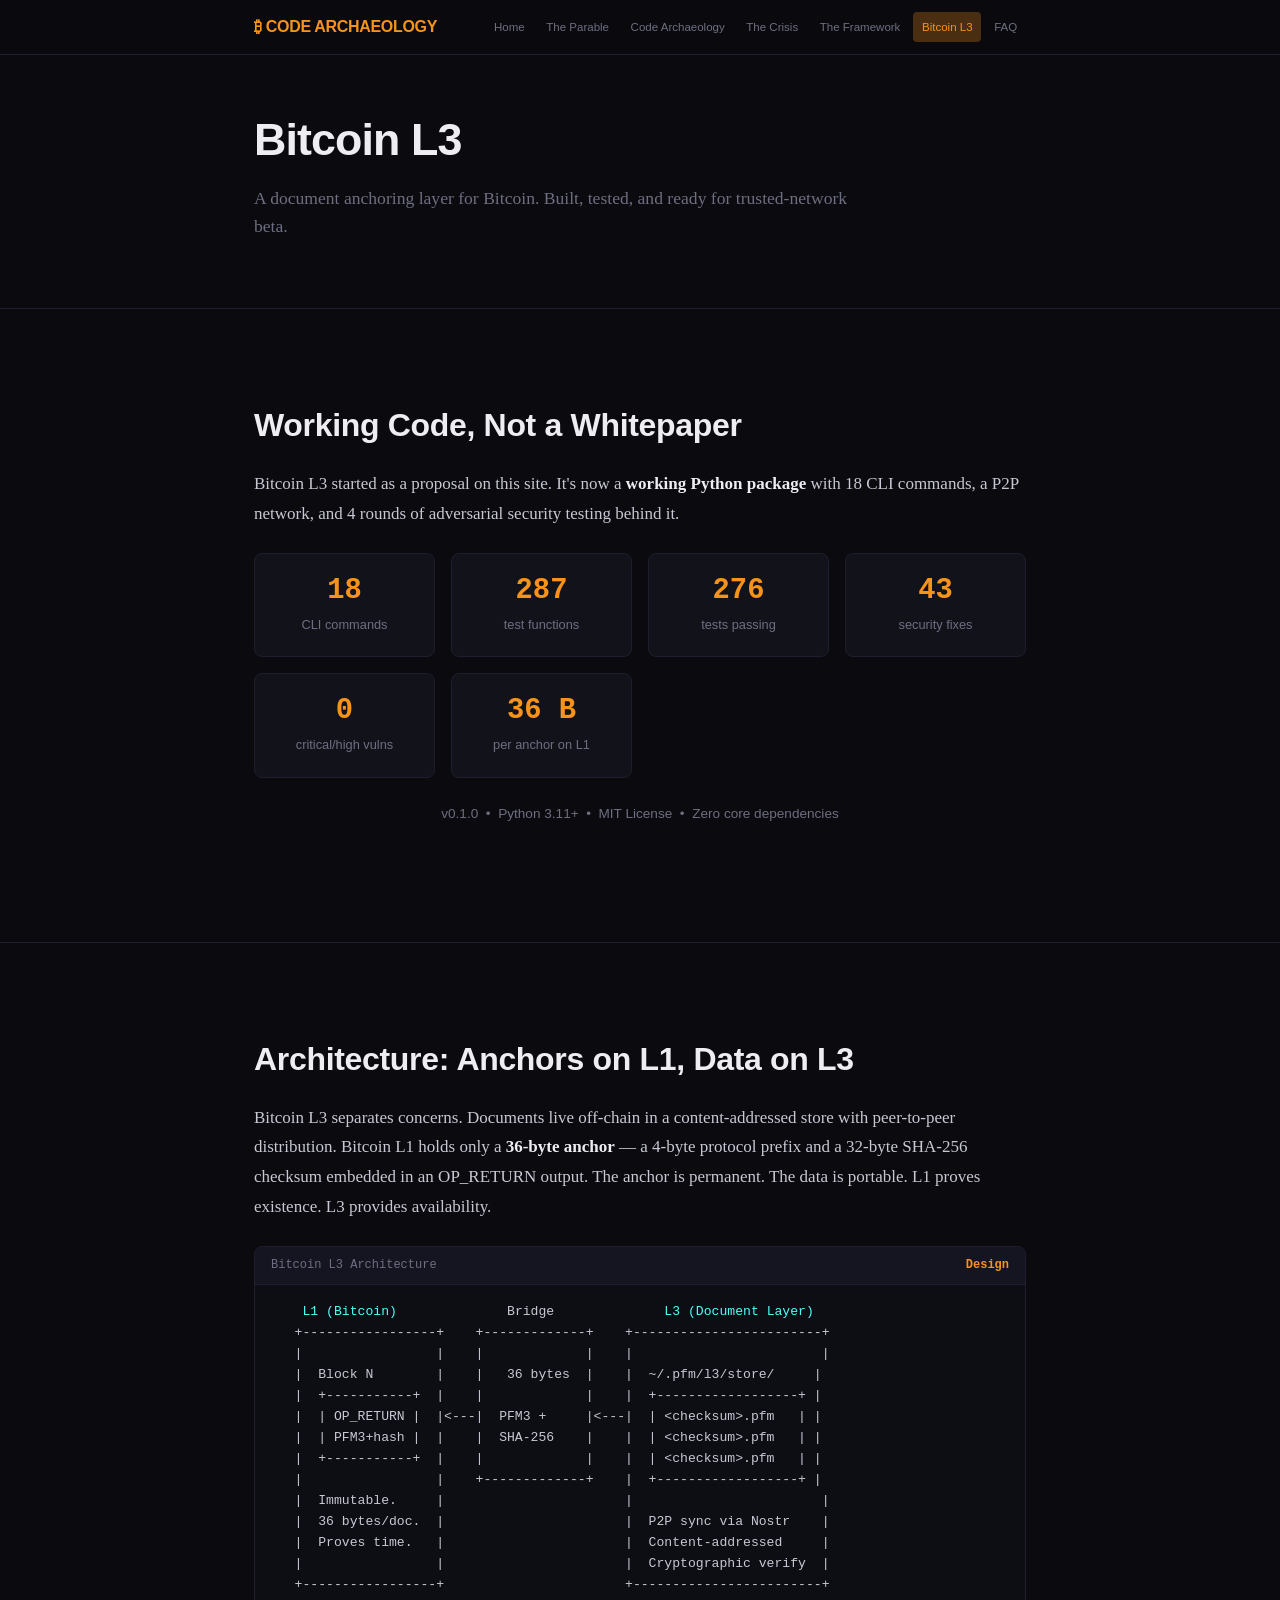
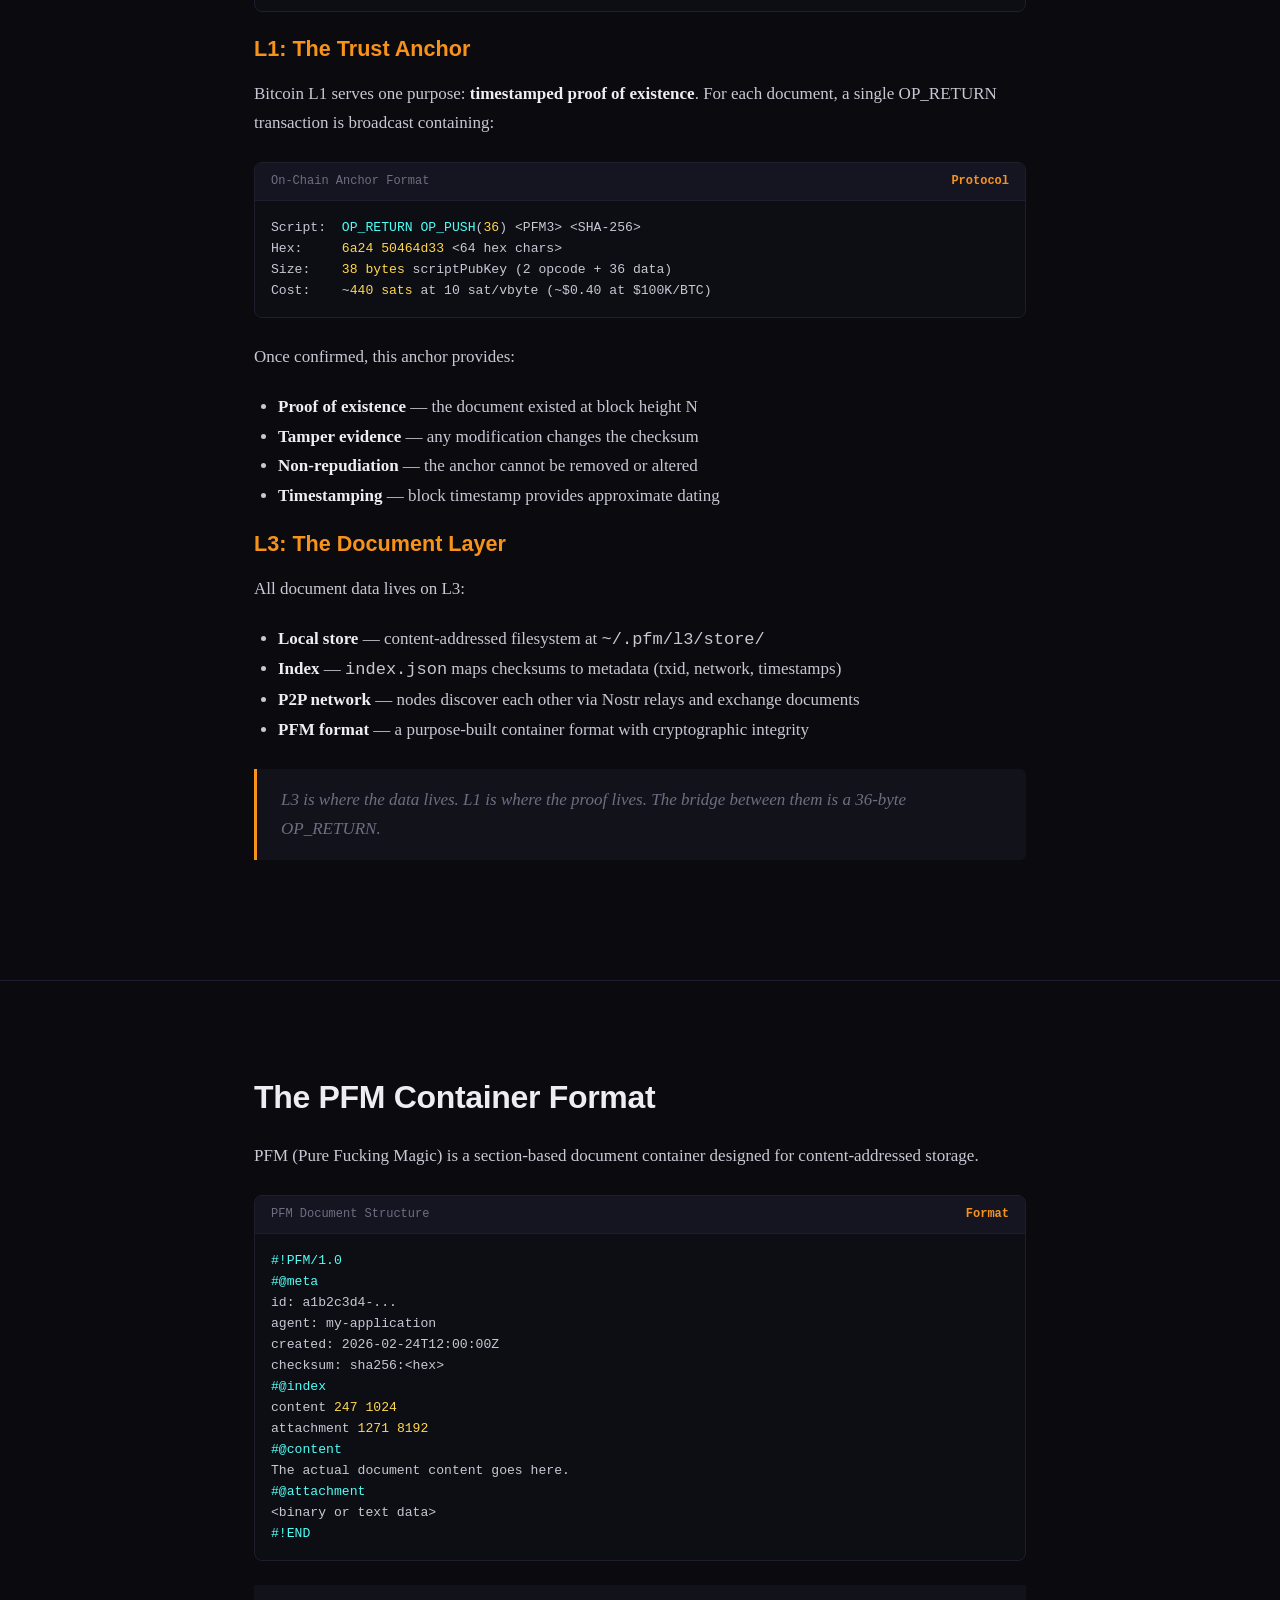
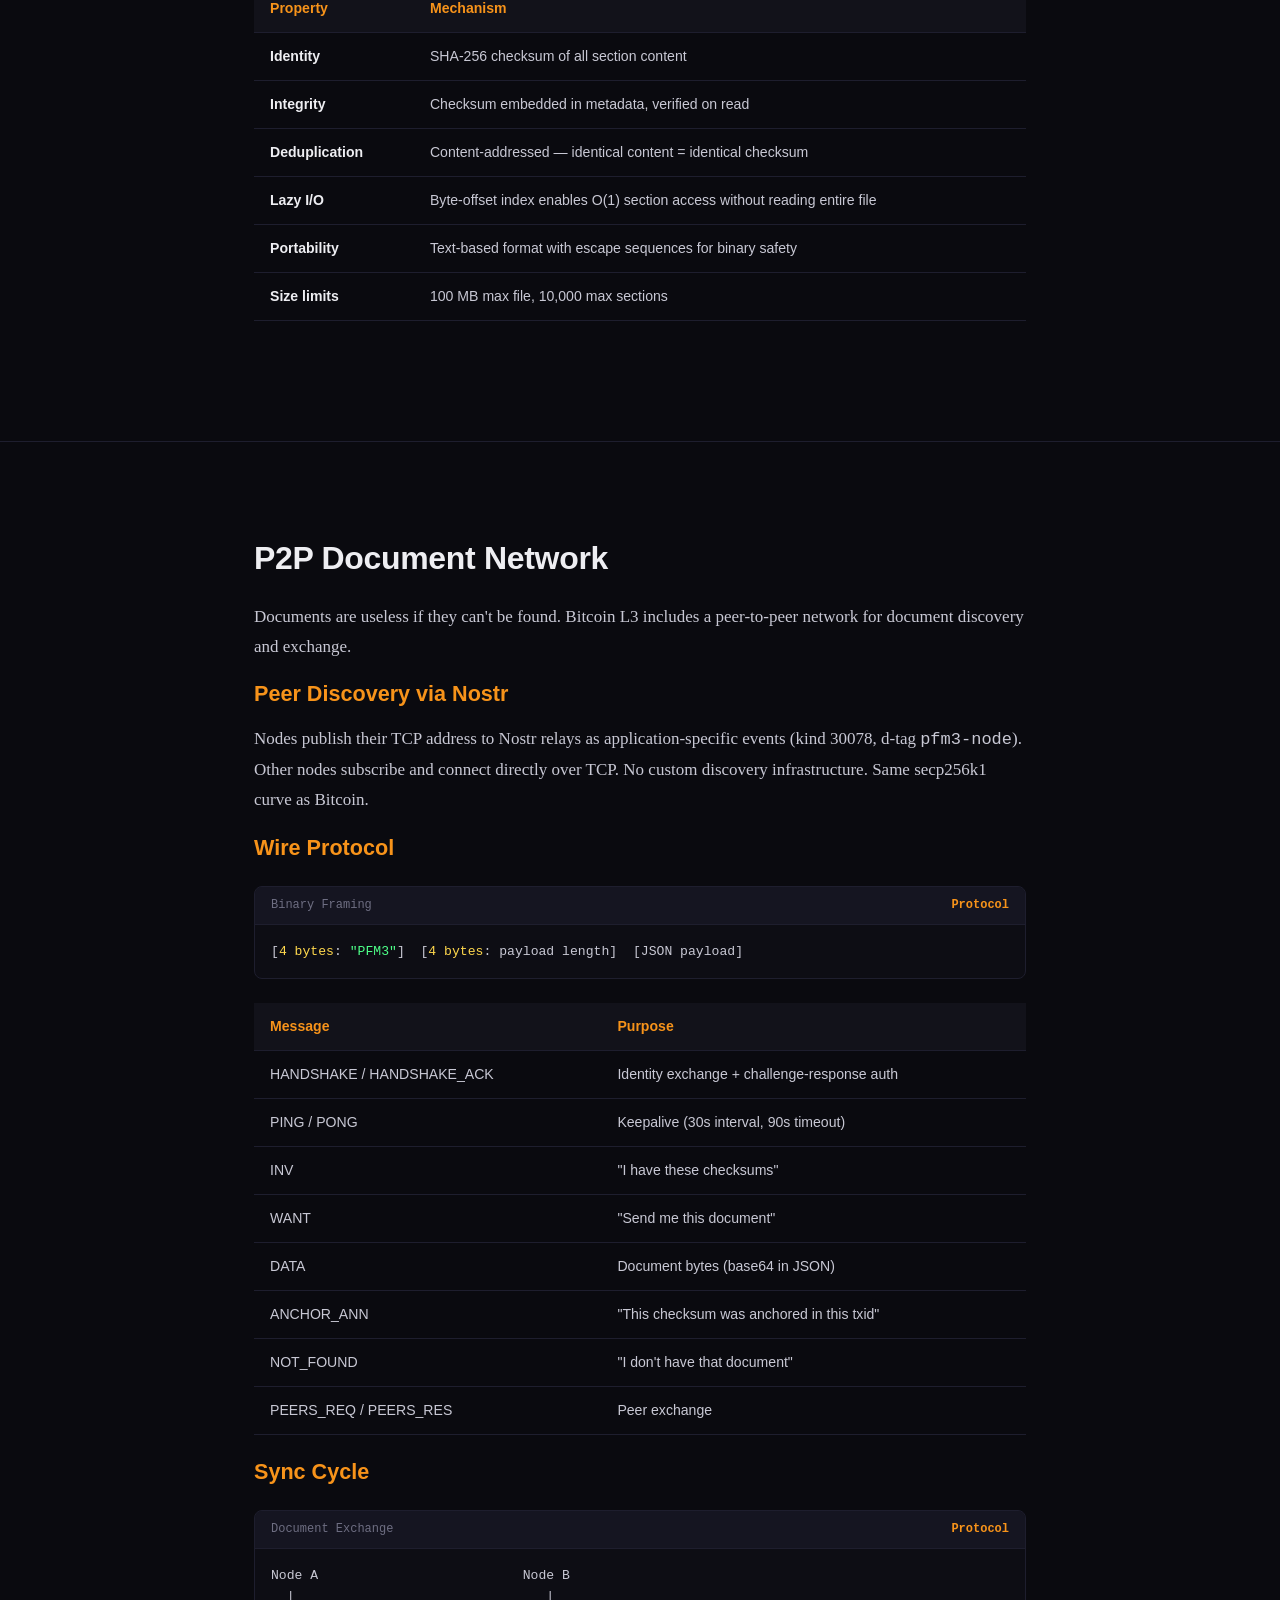
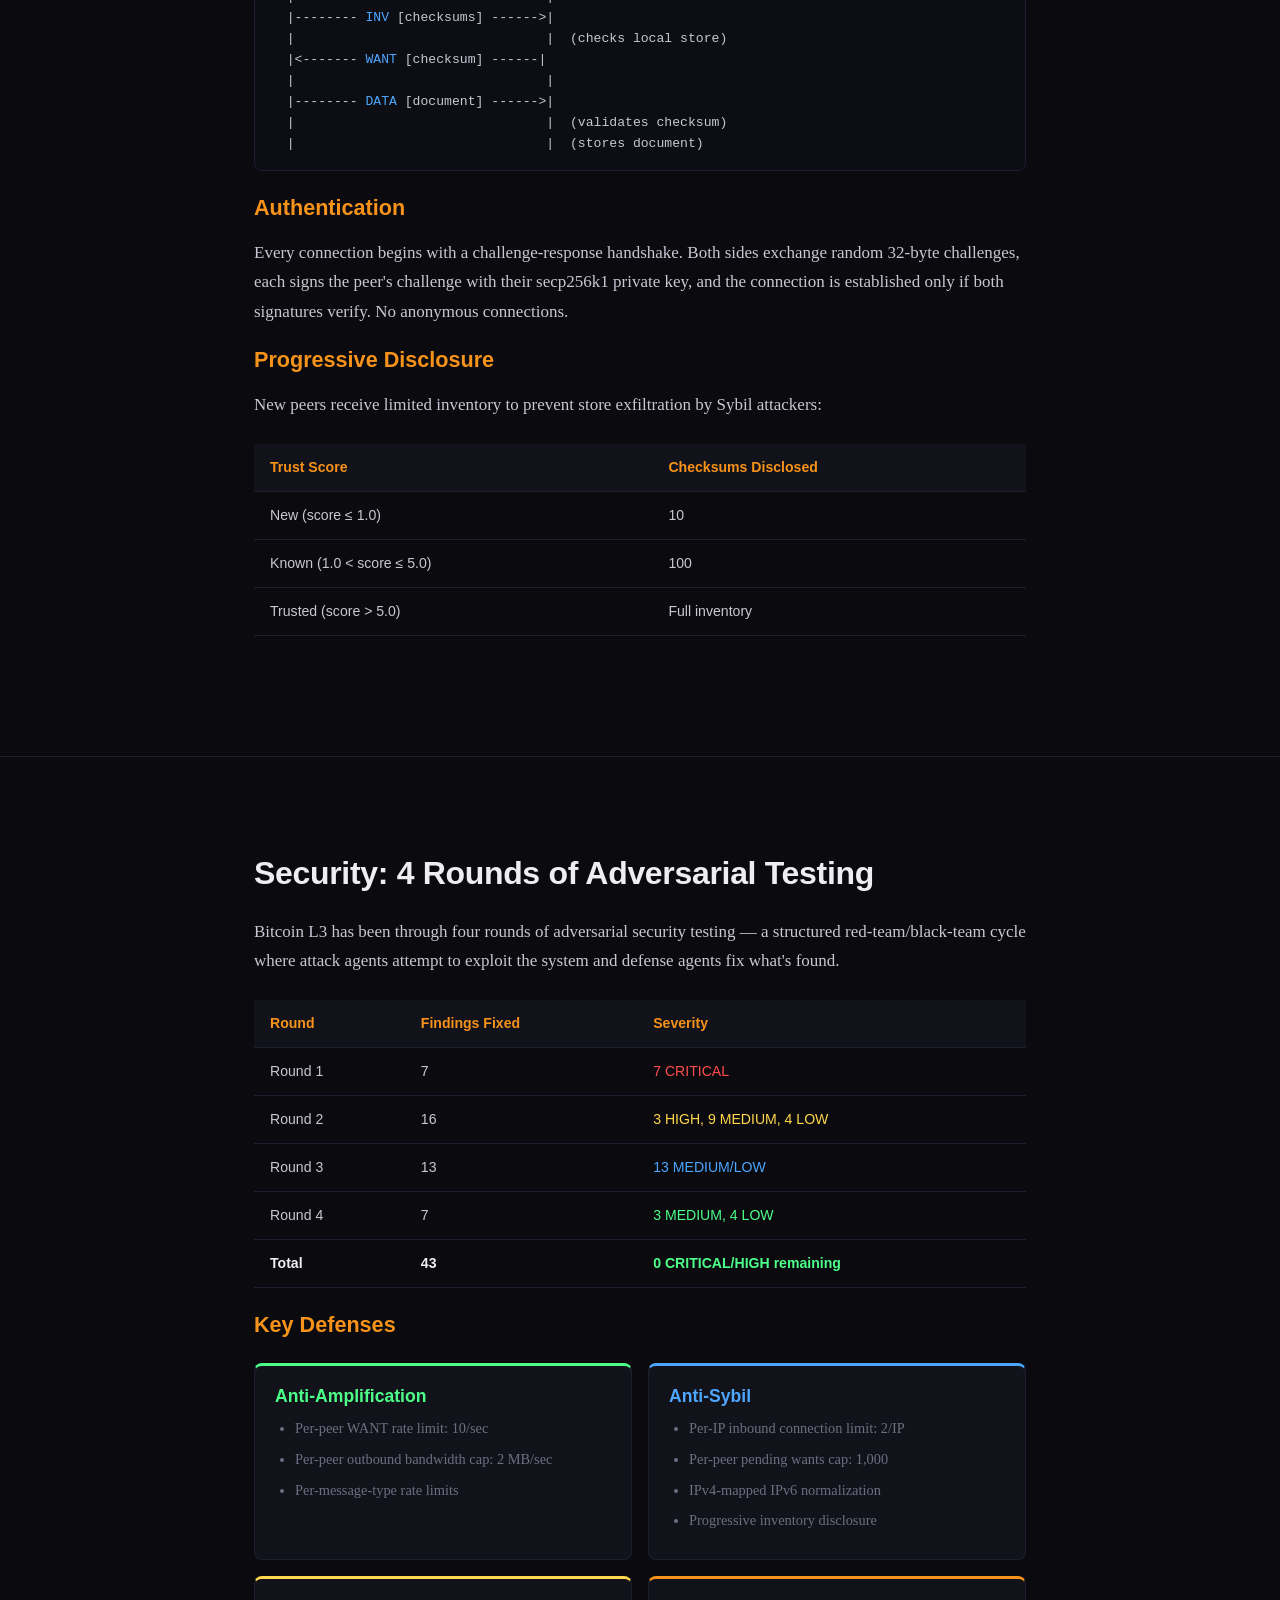
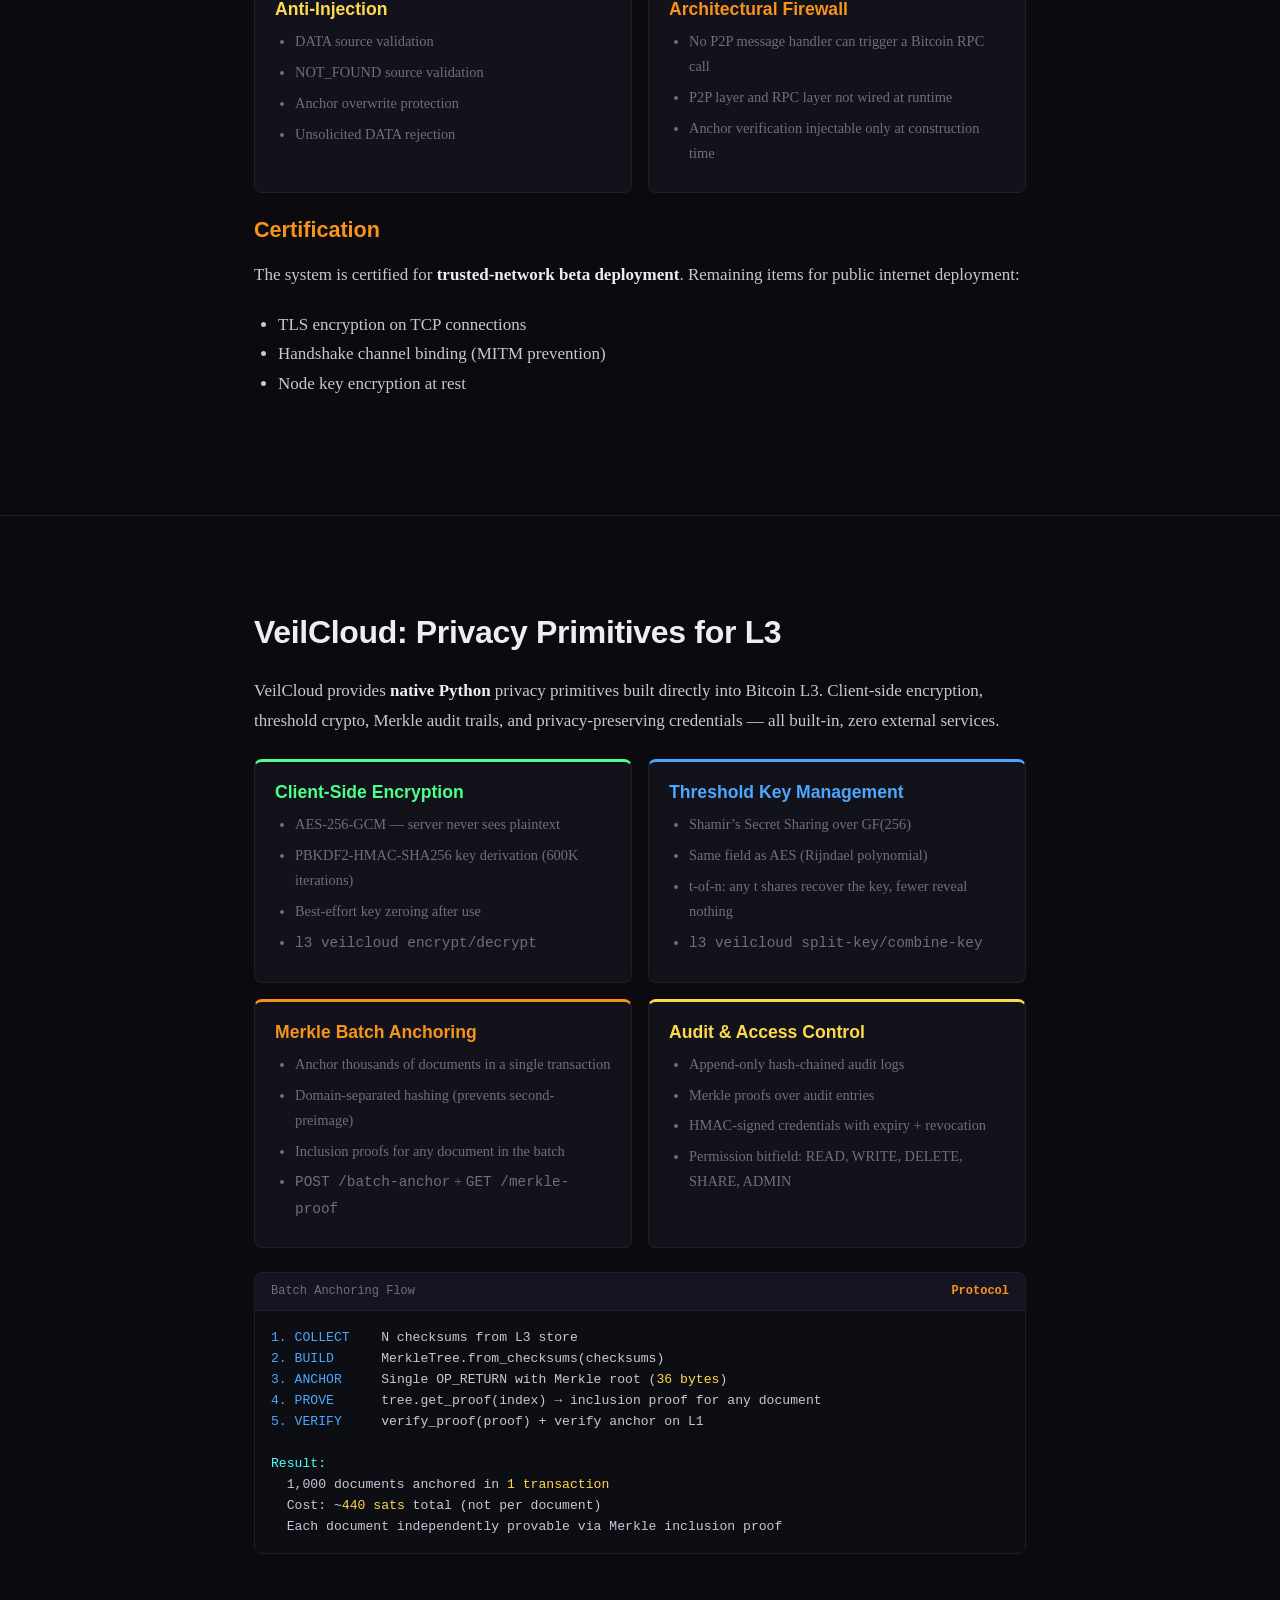
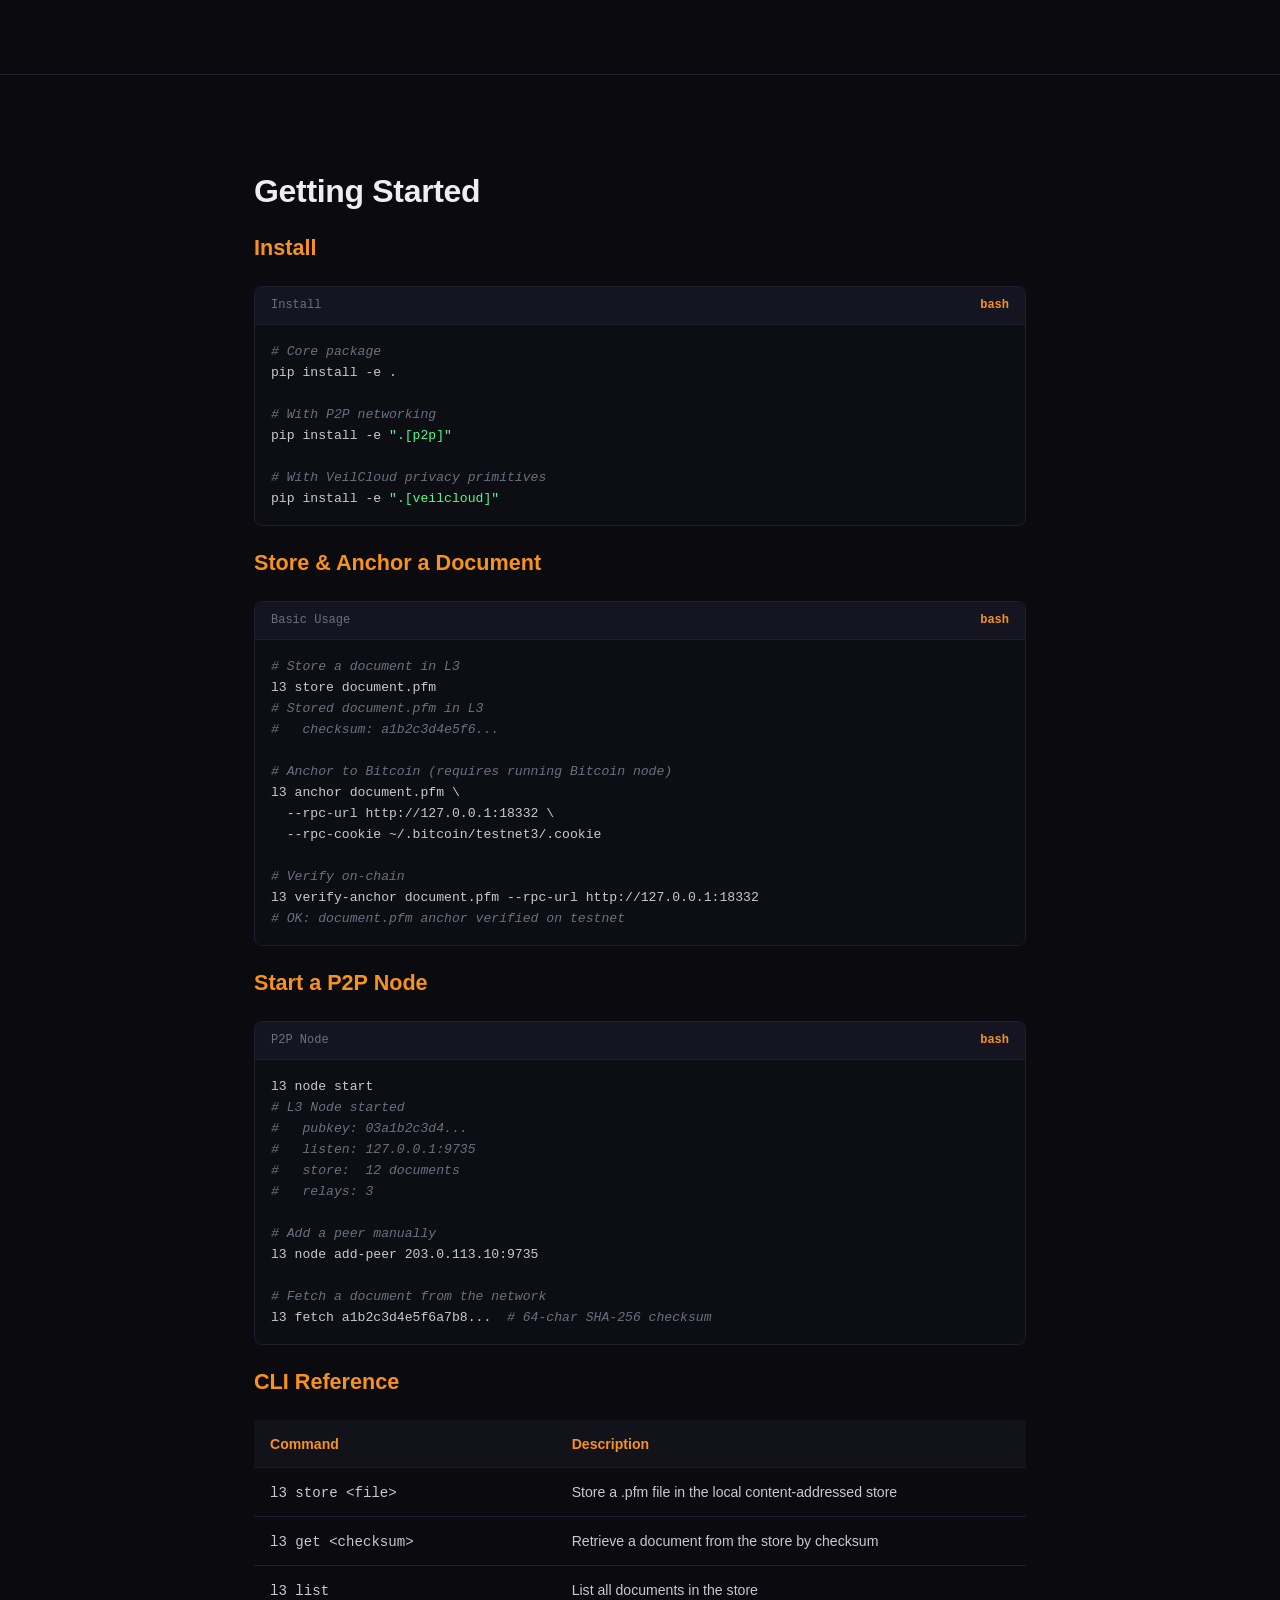
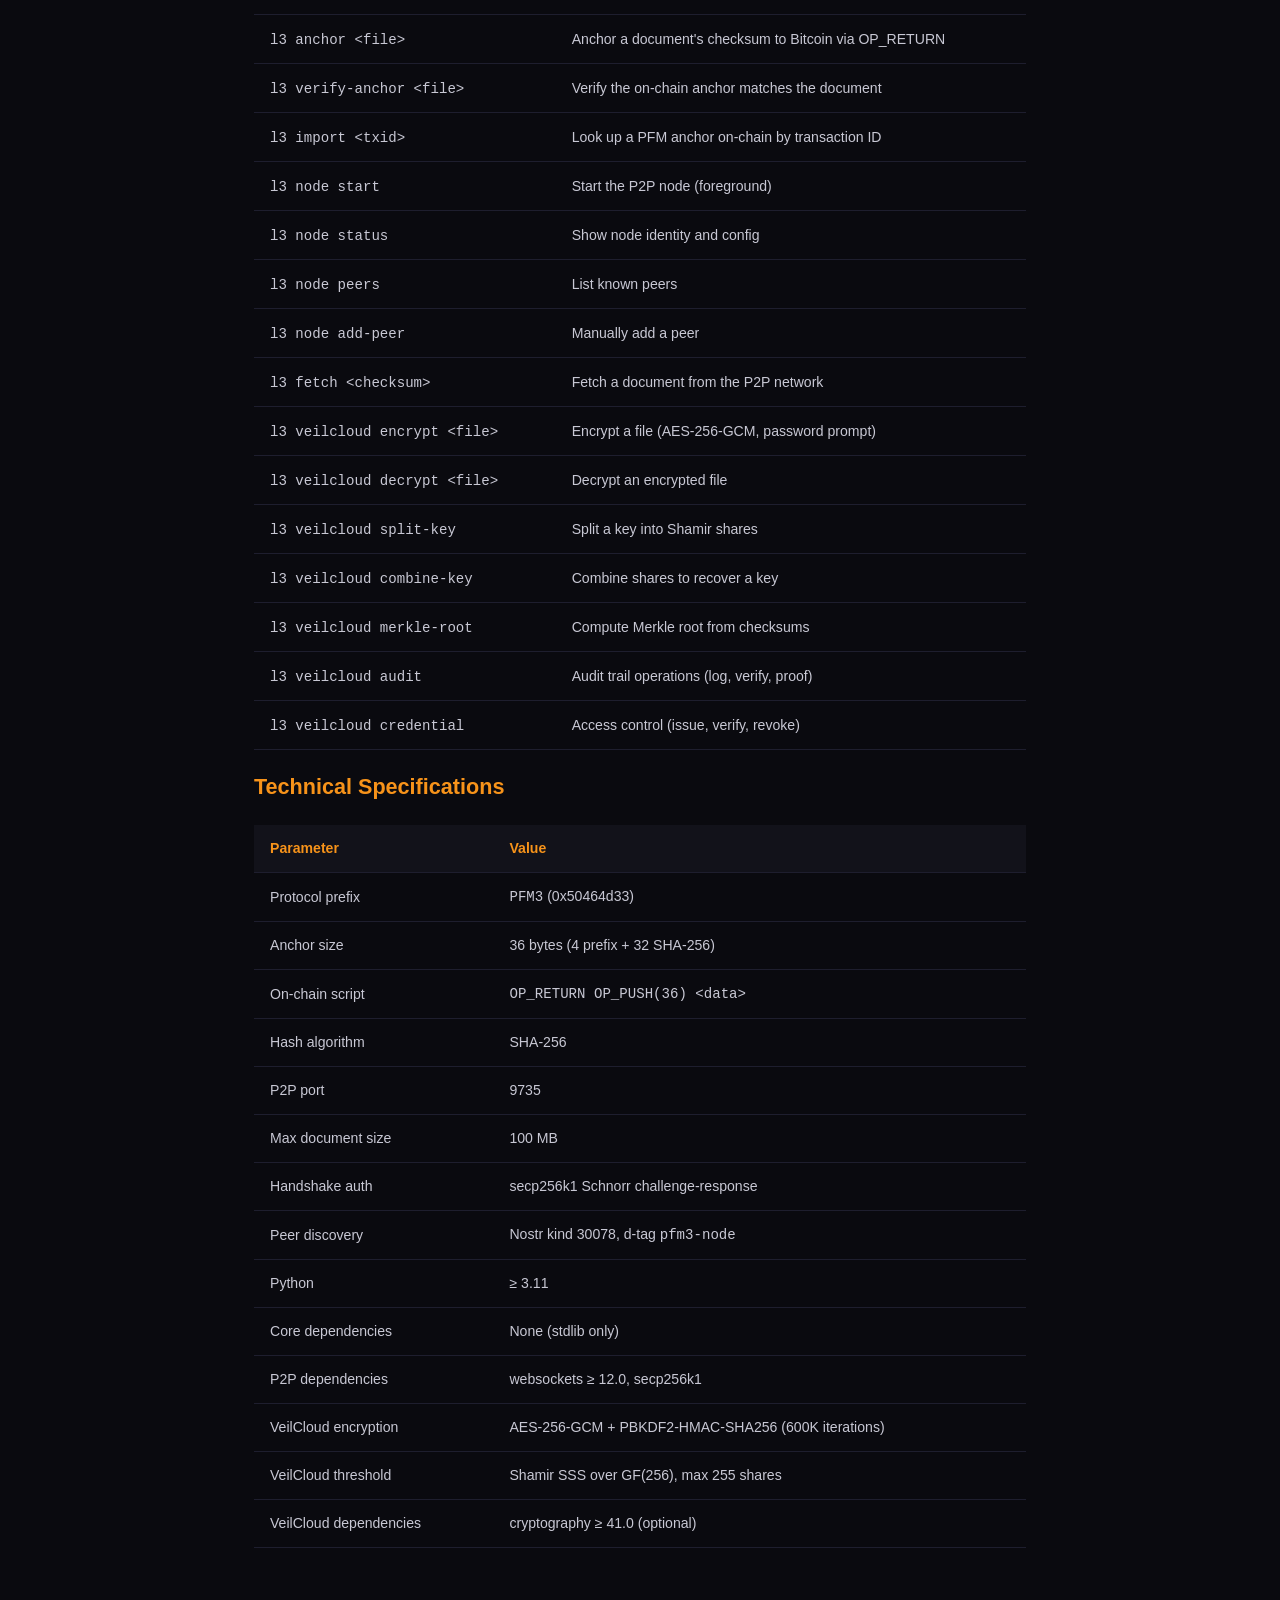
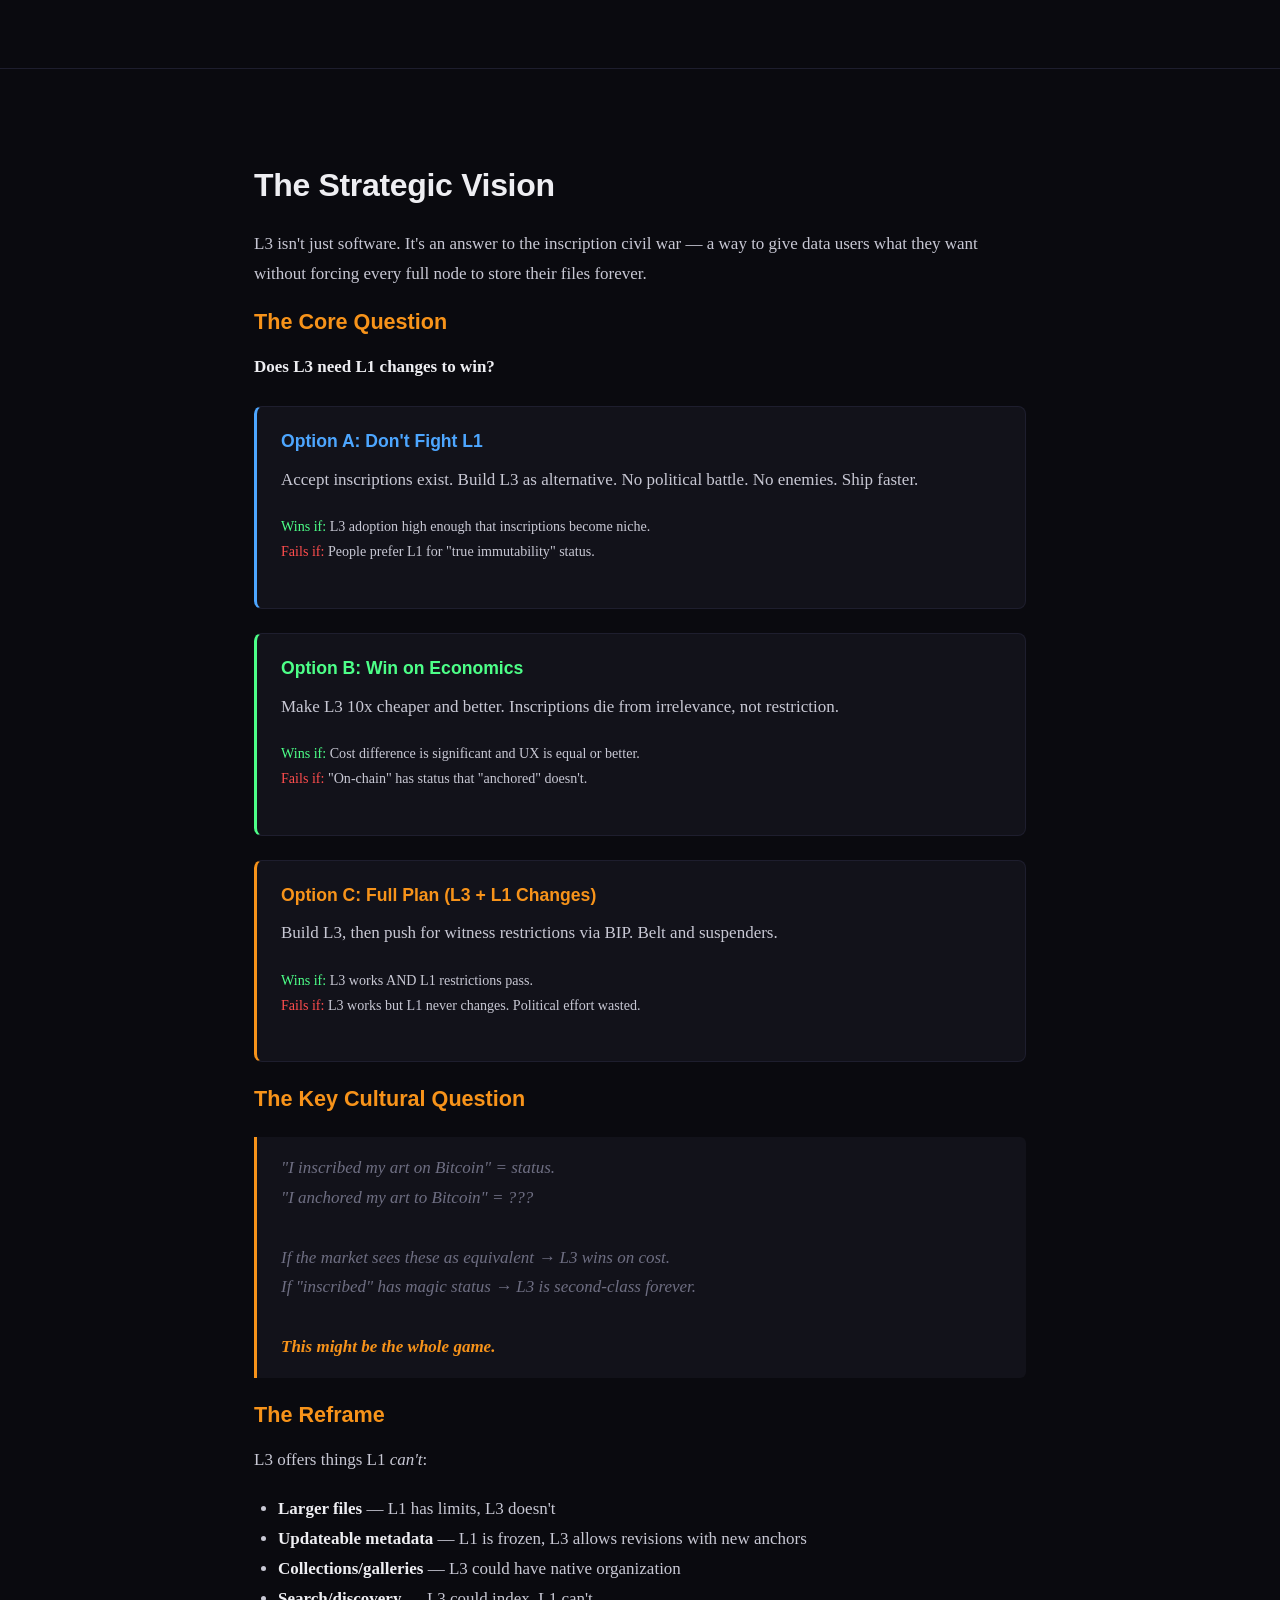
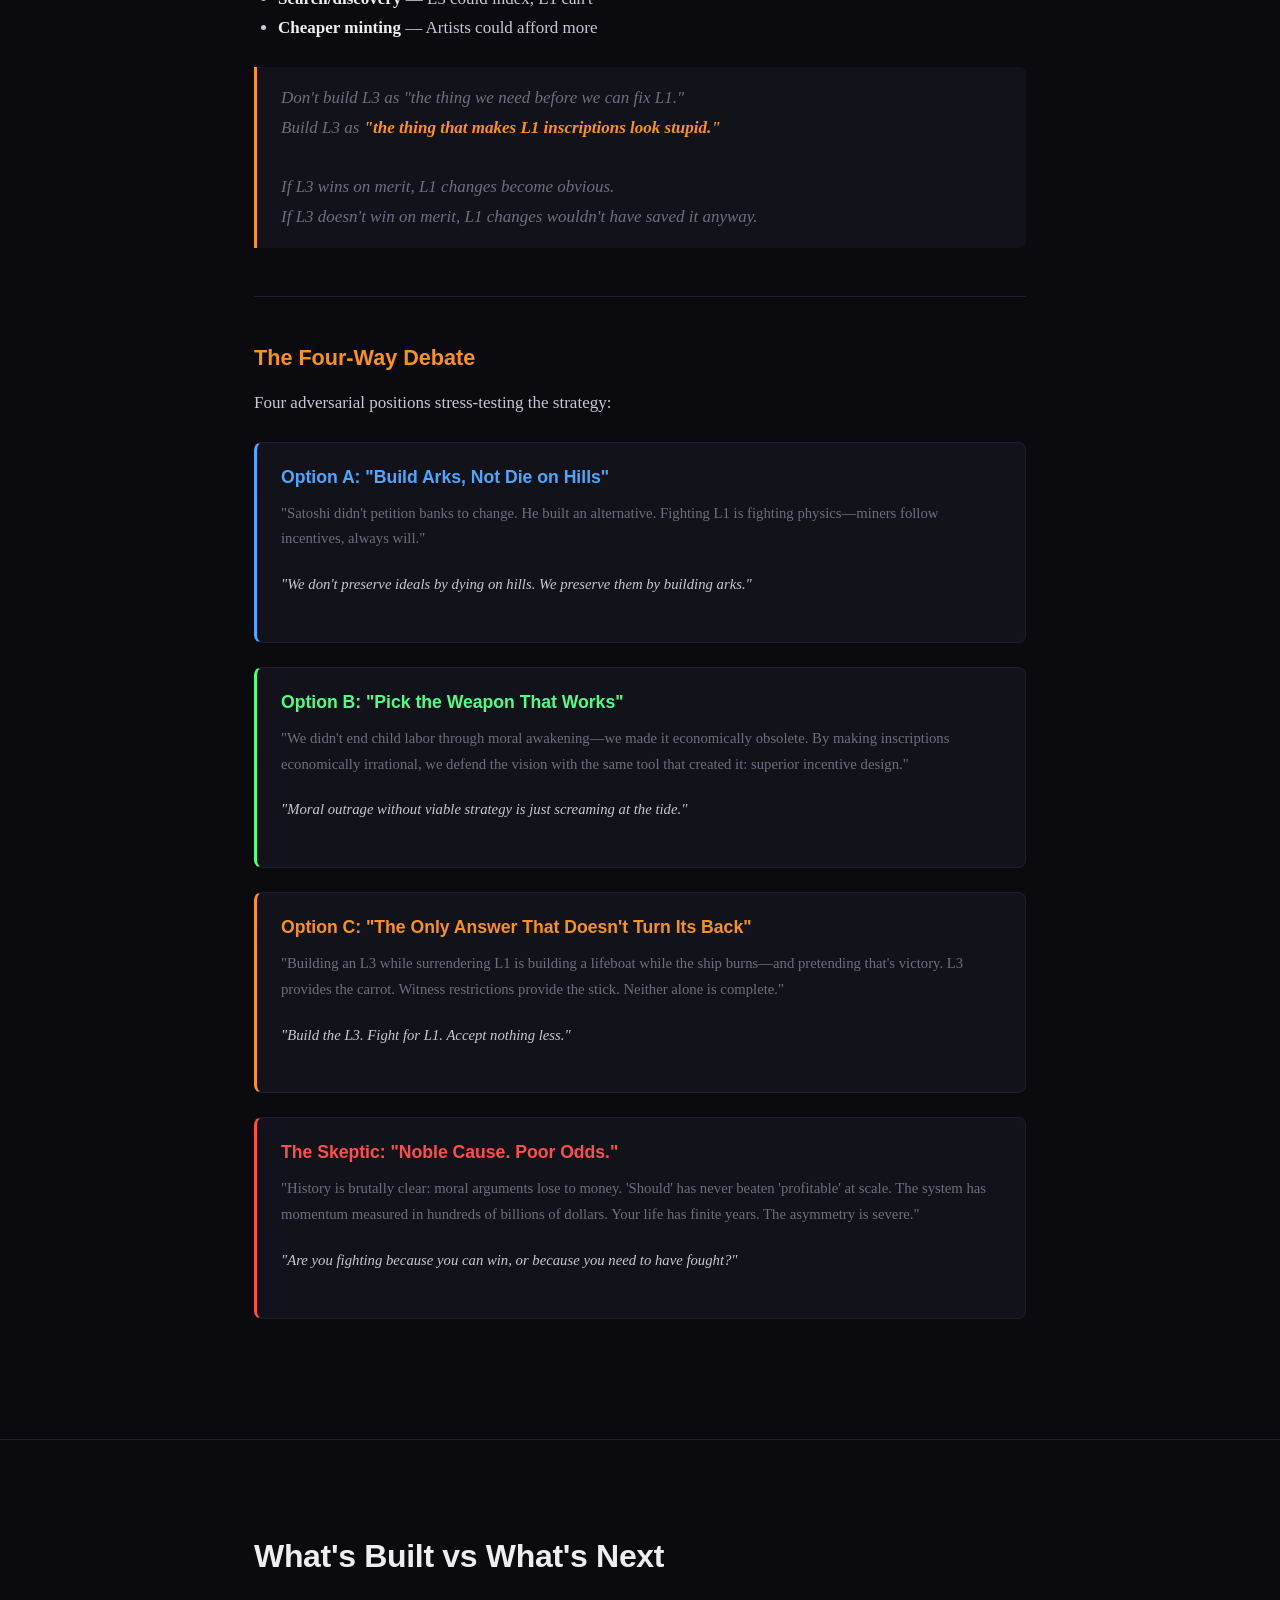
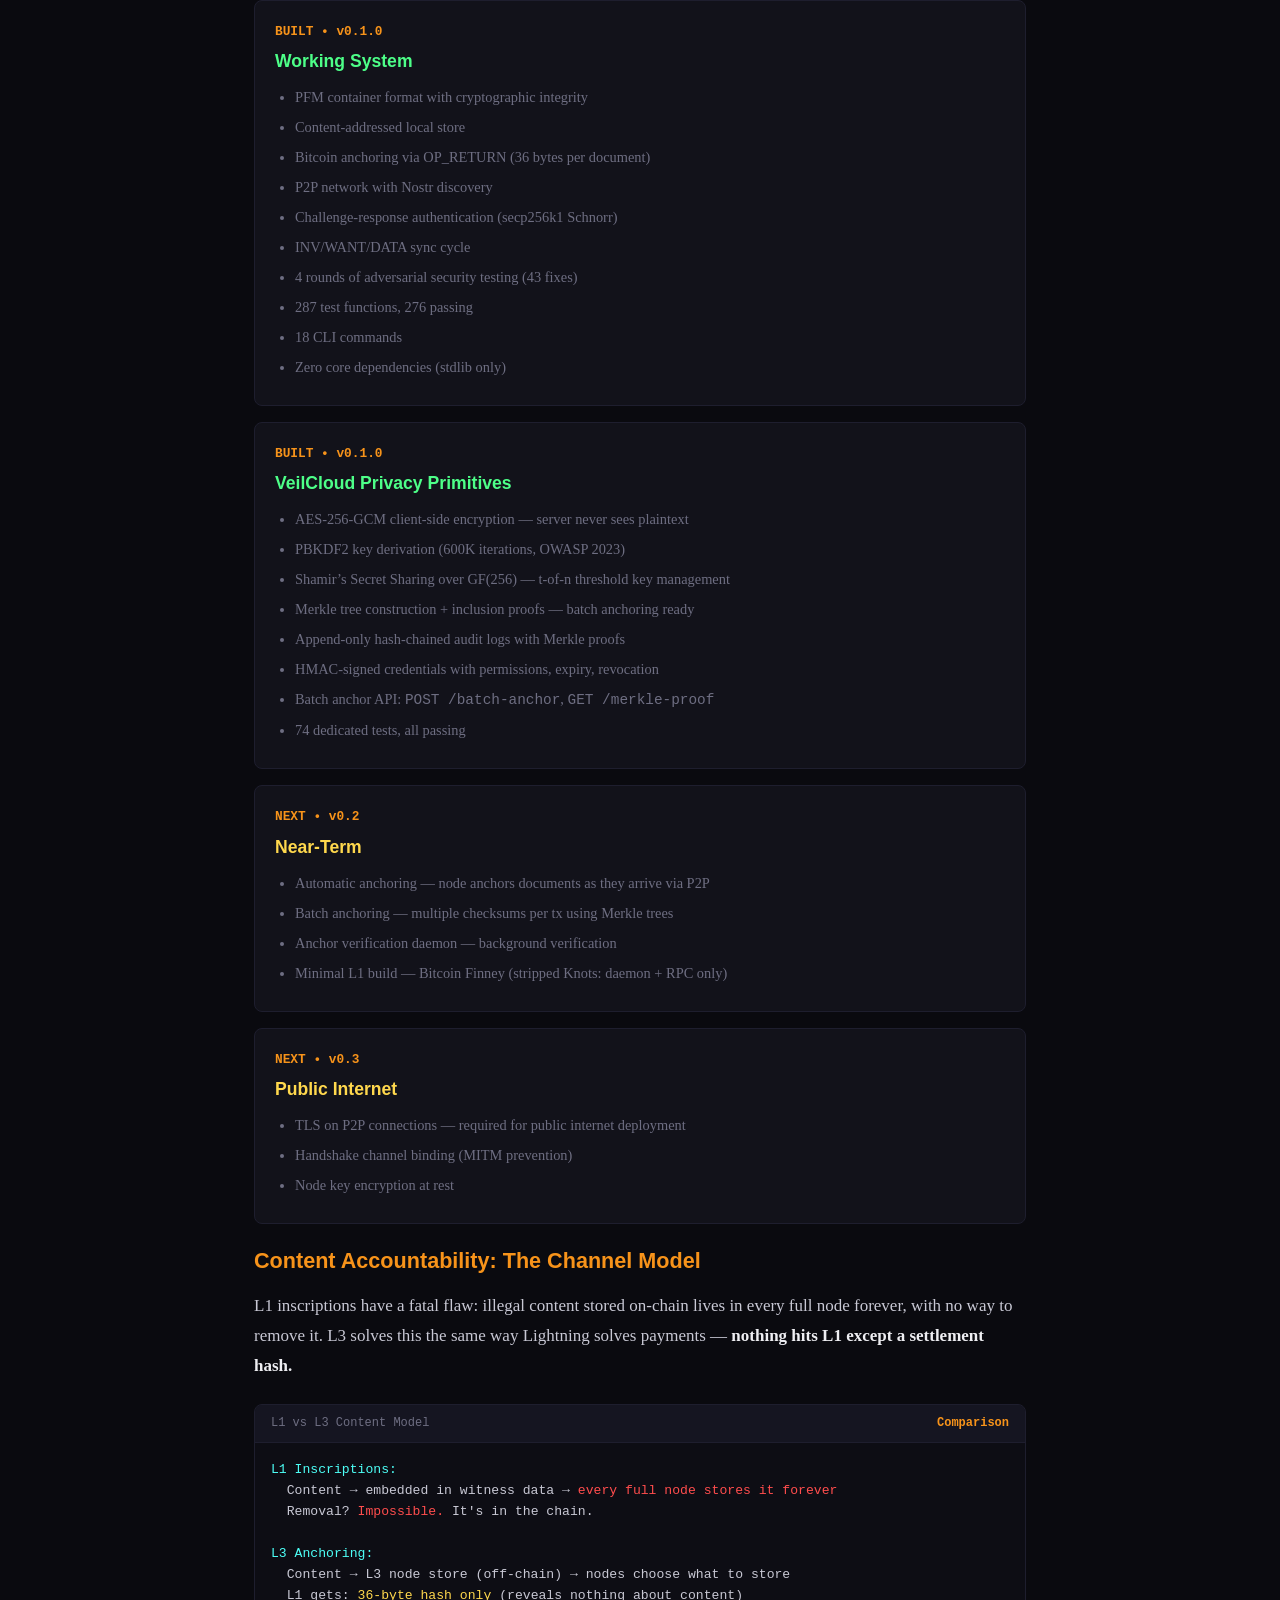
<file: l3.html>
<!DOCTYPE html>
<html lang="en">
<head>
<meta charset="UTF-8">
<meta name="viewport" content="width=device-width, initial-scale=1.0">
<title>Bitcoin L3 &mdash; Bitcoin Code Archaeology</title>
<link rel="stylesheet" href="css/style.css">
</head>
<body>

<nav>
  <div class="container">
    <a href="index.html" class="logo">&#x20bf; CODE ARCHAEOLOGY</a>
    <button class="nav-toggle" aria-label="Toggle navigation">&#9776;</button>
    <div class="nav-links">
      <a href="index.html">Home</a>
      <a href="parable.html">The Parable</a>
      <a href="archaeology.html">Code Archaeology</a>
      <a href="crisis.html">The Crisis</a>
      <a href="framework.html">The Framework</a>
      <a href="l3.html" class="active">Bitcoin L3</a>
      <a href="faq.html">FAQ</a>
    </div>
  </div>
</nav>

<div class="page-header">
  <div class="container">
    <h1>Bitcoin L3</h1>
    <p class="subtitle">
      A document anchoring layer for Bitcoin. Built, tested, and ready for trusted-network beta.
    </p>
  </div>
</div>

<!-- ══════════════════ STATUS ══════════════════ -->
<section id="status">
  <div class="container">
    <h2>Working Code, Not a Whitepaper</h2>
    <p>
      Bitcoin L3 started as a proposal on this site. It's now a <strong>working Python package</strong>
      with 18 CLI commands, a P2P network, and 4 rounds of adversarial security testing behind it.
    </p>

    <div class="stat-grid">
      <div class="stat-card">
        <div class="stat-value">18</div>
        <div class="stat-label">CLI commands</div>
      </div>
      <div class="stat-card">
        <div class="stat-value">287</div>
        <div class="stat-label">test functions</div>
      </div>
      <div class="stat-card">
        <div class="stat-value">276</div>
        <div class="stat-label">tests passing</div>
      </div>
      <div class="stat-card">
        <div class="stat-value">43</div>
        <div class="stat-label">security fixes</div>
      </div>
      <div class="stat-card">
        <div class="stat-value">0</div>
        <div class="stat-label">critical/high vulns</div>
      </div>
      <div class="stat-card">
        <div class="stat-value">36 B</div>
        <div class="stat-label">per anchor on L1</div>
      </div>
    </div>

    <p style="font-family:var(--font-sans);font-size:0.85rem;color:var(--text-dim);text-align:center;margin-top:0.5rem">
      v0.1.0 &nbsp;&bull;&nbsp; Python 3.11+ &nbsp;&bull;&nbsp; MIT License &nbsp;&bull;&nbsp; Zero core dependencies
    </p>
  </div>
</section>

<!-- ══════════════════ ARCHITECTURE ══════════════════ -->
<section id="architecture">
  <div class="container">
    <h2>Architecture: Anchors on L1, Data on L3</h2>
    <p>
      Bitcoin L3 separates concerns. Documents live off-chain in a content-addressed store with
      peer-to-peer distribution. Bitcoin L1 holds only a <strong>36-byte anchor</strong> &mdash;
      a 4-byte protocol prefix and a 32-byte SHA-256 checksum embedded in an OP_RETURN output.
      The anchor is permanent. The data is portable. L1 proves existence. L3 provides availability.
    </p>

    <div class="code-block">
      <div class="code-header"><span>Bitcoin L3 Architecture</span><span class="lang">Design</span></div>
      <pre><code>    <span class="ty">L1 (Bitcoin)</span>              Bridge              <span class="ty">L3 (Document Layer)</span>
   +-----------------+    +-------------+    +------------------------+
   |                 |    |             |    |                        |
   |  Block N        |    |   36 bytes  |    |  ~/.pfm/l3/store/     |
   |  +-----------+  |    |             |    |  +------------------+ |
   |  | OP_RETURN |  |&lt;---|  PFM3 +     |&lt;---|  | &lt;checksum&gt;.pfm   | |
   |  | PFM3+hash |  |    |  SHA-256    |    |  | &lt;checksum&gt;.pfm   | |
   |  +-----------+  |    |             |    |  | &lt;checksum&gt;.pfm   | |
   |                 |    +-------------+    |  +------------------+ |
   |  Immutable.     |                       |                        |
   |  36 bytes/doc.  |                       |  P2P sync via Nostr    |
   |  Proves time.   |                       |  Content-addressed     |
   |                 |                       |  Cryptographic verify  |
   +-----------------+                       +------------------------+</code></pre>
    </div>

    <h3>L1: The Trust Anchor</h3>
    <p>
      Bitcoin L1 serves one purpose: <strong>timestamped proof of existence</strong>. For each document,
      a single OP_RETURN transaction is broadcast containing:
    </p>

    <div class="code-block">
      <div class="code-header"><span>On-Chain Anchor Format</span><span class="lang">Protocol</span></div>
      <pre><code>Script:  <span class="ty">OP_RETURN</span> <span class="ty">OP_PUSH</span>(<span class="num">36</span>) &lt;PFM3&gt; &lt;SHA-256&gt;
Hex:     <span class="num">6a24 50464d33</span> &lt;64 hex chars&gt;
Size:    <span class="num">38 bytes</span> scriptPubKey (2 opcode + 36 data)
Cost:    ~<span class="num">440 sats</span> at 10 sat/vbyte (~$0.40 at $100K/BTC)</code></pre>
    </div>

    <p>Once confirmed, this anchor provides:</p>
    <ul style="padding-left:1.5rem;margin-bottom:1.25rem">
      <li><strong>Proof of existence</strong> &mdash; the document existed at block height N</li>
      <li><strong>Tamper evidence</strong> &mdash; any modification changes the checksum</li>
      <li><strong>Non-repudiation</strong> &mdash; the anchor cannot be removed or altered</li>
      <li><strong>Timestamping</strong> &mdash; block timestamp provides approximate dating</li>
    </ul>

    <h3>L3: The Document Layer</h3>
    <p>All document data lives on L3:</p>
    <ul style="padding-left:1.5rem;margin-bottom:1.25rem">
      <li><strong>Local store</strong> &mdash; content-addressed filesystem at <code>~/.pfm/l3/store/</code></li>
      <li><strong>Index</strong> &mdash; <code>index.json</code> maps checksums to metadata (txid, network, timestamps)</li>
      <li><strong>P2P network</strong> &mdash; nodes discover each other via Nostr relays and exchange documents</li>
      <li><strong>PFM format</strong> &mdash; a purpose-built container format with cryptographic integrity</li>
    </ul>

    <blockquote>
      L3 is where the data lives. L1 is where the proof lives. The bridge between them is a 36-byte OP_RETURN.
    </blockquote>
  </div>
</section>

<!-- ══════════════════ PFM FORMAT ══════════════════ -->
<section id="pfm-format">
  <div class="container">
    <h2>The PFM Container Format</h2>
    <p>
      PFM (Pure Fucking Magic) is a section-based document container designed for content-addressed storage.
    </p>

    <div class="code-block">
      <div class="code-header"><span>PFM Document Structure</span><span class="lang">Format</span></div>
      <pre><code><span class="ty">#!PFM/1.0</span>
<span class="ty">#@meta</span>
id: a1b2c3d4-...
agent: my-application
created: 2026-02-24T12:00:00Z
checksum: sha256:&lt;hex&gt;
<span class="ty">#@index</span>
content <span class="num">247</span> <span class="num">1024</span>
attachment <span class="num">1271</span> <span class="num">8192</span>
<span class="ty">#@content</span>
The actual document content goes here.
<span class="ty">#@attachment</span>
&lt;binary or text data&gt;
<span class="ty">#!END</span></code></pre>
    </div>

    <div class="table-wrap">
      <table>
        <thead><tr><th>Property</th><th>Mechanism</th></tr></thead>
        <tbody>
          <tr><td><strong>Identity</strong></td><td>SHA-256 checksum of all section content</td></tr>
          <tr><td><strong>Integrity</strong></td><td>Checksum embedded in metadata, verified on read</td></tr>
          <tr><td><strong>Deduplication</strong></td><td>Content-addressed &mdash; identical content = identical checksum</td></tr>
          <tr><td><strong>Lazy I/O</strong></td><td>Byte-offset index enables O(1) section access without reading entire file</td></tr>
          <tr><td><strong>Portability</strong></td><td>Text-based format with escape sequences for binary safety</td></tr>
          <tr><td><strong>Size limits</strong></td><td>100 MB max file, 10,000 max sections</td></tr>
        </tbody>
      </table>
    </div>
  </div>
</section>

<!-- ══════════════════ P2P NETWORK ══════════════════ -->
<section id="p2p-network">
  <div class="container">
    <h2>P2P Document Network</h2>
    <p>
      Documents are useless if they can't be found. Bitcoin L3 includes a peer-to-peer network
      for document discovery and exchange.
    </p>

    <h3>Peer Discovery via Nostr</h3>
    <p>
      Nodes publish their TCP address to Nostr relays as application-specific events
      (kind 30078, d-tag <code>pfm3-node</code>). Other nodes subscribe and connect directly over TCP.
      No custom discovery infrastructure. Same secp256k1 curve as Bitcoin.
    </p>

    <h3>Wire Protocol</h3>
    <div class="code-block">
      <div class="code-header"><span>Binary Framing</span><span class="lang">Protocol</span></div>
      <pre><code>[<span class="num">4 bytes</span>: <span class="str">"PFM3"</span>]  [<span class="num">4 bytes</span>: payload length]  [JSON payload]</code></pre>
    </div>

    <div class="table-wrap">
      <table>
        <thead><tr><th>Message</th><th>Purpose</th></tr></thead>
        <tbody>
          <tr><td>HANDSHAKE / HANDSHAKE_ACK</td><td>Identity exchange + challenge-response auth</td></tr>
          <tr><td>PING / PONG</td><td>Keepalive (30s interval, 90s timeout)</td></tr>
          <tr><td>INV</td><td>"I have these checksums"</td></tr>
          <tr><td>WANT</td><td>"Send me this document"</td></tr>
          <tr><td>DATA</td><td>Document bytes (base64 in JSON)</td></tr>
          <tr><td>ANCHOR_ANN</td><td>"This checksum was anchored in this txid"</td></tr>
          <tr><td>NOT_FOUND</td><td>"I don't have that document"</td></tr>
          <tr><td>PEERS_REQ / PEERS_RES</td><td>Peer exchange</td></tr>
        </tbody>
      </table>
    </div>

    <h3>Sync Cycle</h3>
    <div class="code-block">
      <div class="code-header"><span>Document Exchange</span><span class="lang">Protocol</span></div>
      <pre><code>Node A                          Node B
  |                                |
  |-------- <span class="fn">INV</span> [checksums] ------&gt;|
  |                                |  (checks local store)
  |&lt;------- <span class="fn">WANT</span> [checksum] ------|
  |                                |
  |-------- <span class="fn">DATA</span> [document] ------&gt;|
  |                                |  (validates checksum)
  |                                |  (stores document)</code></pre>
    </div>

    <h3>Authentication</h3>
    <p>
      Every connection begins with a challenge-response handshake. Both sides exchange random 32-byte
      challenges, each signs the peer's challenge with their secp256k1 private key, and the connection
      is established only if both signatures verify. No anonymous connections.
    </p>

    <h3>Progressive Disclosure</h3>
    <p>New peers receive limited inventory to prevent store exfiltration by Sybil attackers:</p>
    <div class="table-wrap">
      <table>
        <thead><tr><th>Trust Score</th><th>Checksums Disclosed</th></tr></thead>
        <tbody>
          <tr><td>New (score &le; 1.0)</td><td>10</td></tr>
          <tr><td>Known (1.0 &lt; score &le; 5.0)</td><td>100</td></tr>
          <tr><td>Trusted (score &gt; 5.0)</td><td>Full inventory</td></tr>
        </tbody>
      </table>
    </div>
  </div>
</section>

<!-- ══════════════════ SECURITY ══════════════════ -->
<section id="security">
  <div class="container">
    <h2>Security: 4 Rounds of Adversarial Testing</h2>
    <p>
      Bitcoin L3 has been through four rounds of adversarial security testing &mdash; a structured
      red-team/black-team cycle where attack agents attempt to exploit the system and defense agents
      fix what's found.
    </p>

    <div class="table-wrap">
      <table>
        <thead><tr><th>Round</th><th>Findings Fixed</th><th>Severity</th></tr></thead>
        <tbody>
          <tr><td>Round 1</td><td>7</td><td style="color:var(--red)">7 CRITICAL</td></tr>
          <tr><td>Round 2</td><td>16</td><td style="color:var(--yellow)">3 HIGH, 9 MEDIUM, 4 LOW</td></tr>
          <tr><td>Round 3</td><td>13</td><td style="color:var(--blue)">13 MEDIUM/LOW</td></tr>
          <tr><td>Round 4</td><td>7</td><td style="color:var(--green)">3 MEDIUM, 4 LOW</td></tr>
          <tr><td><strong>Total</strong></td><td><strong>43</strong></td><td><strong style="color:var(--green)">0 CRITICAL/HIGH remaining</strong></td></tr>
        </tbody>
      </table>
    </div>

    <h3>Key Defenses</h3>
    <div class="threat-grid">
      <div class="threat-card" style="border-top-color:var(--green)">
        <h4 style="color:var(--green)">Anti-Amplification</h4>
        <ul>
          <li>Per-peer WANT rate limit: 10/sec</li>
          <li>Per-peer outbound bandwidth cap: 2 MB/sec</li>
          <li>Per-message-type rate limits</li>
        </ul>
      </div>
      <div class="threat-card" style="border-top-color:var(--blue)">
        <h4 style="color:var(--blue)">Anti-Sybil</h4>
        <ul>
          <li>Per-IP inbound connection limit: 2/IP</li>
          <li>Per-peer pending wants cap: 1,000</li>
          <li>IPv4-mapped IPv6 normalization</li>
          <li>Progressive inventory disclosure</li>
        </ul>
      </div>
      <div class="threat-card" style="border-top-color:var(--yellow)">
        <h4 style="color:var(--yellow)">Anti-Injection</h4>
        <ul>
          <li>DATA source validation</li>
          <li>NOT_FOUND source validation</li>
          <li>Anchor overwrite protection</li>
          <li>Unsolicited DATA rejection</li>
        </ul>
      </div>
      <div class="threat-card" style="border-top-color:var(--accent)">
        <h4 style="color:var(--accent)">Architectural Firewall</h4>
        <ul>
          <li>No P2P message handler can trigger a Bitcoin RPC call</li>
          <li>P2P layer and RPC layer not wired at runtime</li>
          <li>Anchor verification injectable only at construction time</li>
        </ul>
      </div>
    </div>

    <h3>Certification</h3>
    <p>
      The system is certified for <strong>trusted-network beta deployment</strong>.
      Remaining items for public internet deployment:
    </p>
    <ul style="padding-left:1.5rem;margin-bottom:1.25rem">
      <li>TLS encryption on TCP connections</li>
      <li>Handshake channel binding (MITM prevention)</li>
      <li>Node key encryption at rest</li>
    </ul>
  </div>
</section>

<!-- ══════════════════ VEILCLOUD ══════════════════ -->
<section id="veilcloud">
  <div class="container">
    <h2>VeilCloud: Privacy Primitives for L3</h2>
    <p>
      VeilCloud provides <strong>native Python</strong> privacy primitives built directly into Bitcoin L3.
      Client-side encryption, threshold crypto, Merkle audit trails,
      and privacy-preserving credentials &mdash; all built-in, zero external services.
    </p>

    <div class="threat-grid">
      <div class="threat-card" style="border-top-color:var(--green)">
        <h4 style="color:var(--green)">Client-Side Encryption</h4>
        <ul>
          <li>AES-256-GCM &mdash; server never sees plaintext</li>
          <li>PBKDF2-HMAC-SHA256 key derivation (600K iterations)</li>
          <li>Best-effort key zeroing after use</li>
          <li><code>l3 veilcloud encrypt/decrypt</code></li>
        </ul>
      </div>
      <div class="threat-card" style="border-top-color:var(--blue)">
        <h4 style="color:var(--blue)">Threshold Key Management</h4>
        <ul>
          <li>Shamir&rsquo;s Secret Sharing over GF(256)</li>
          <li>Same field as AES (Rijndael polynomial)</li>
          <li>t-of-n: any t shares recover the key, fewer reveal nothing</li>
          <li><code>l3 veilcloud split-key/combine-key</code></li>
        </ul>
      </div>
      <div class="threat-card" style="border-top-color:var(--accent)">
        <h4 style="color:var(--accent)">Merkle Batch Anchoring</h4>
        <ul>
          <li>Anchor thousands of documents in a single transaction</li>
          <li>Domain-separated hashing (prevents second-preimage)</li>
          <li>Inclusion proofs for any document in the batch</li>
          <li><code>POST /batch-anchor</code> + <code>GET /merkle-proof</code></li>
        </ul>
      </div>
      <div class="threat-card" style="border-top-color:var(--yellow)">
        <h4 style="color:var(--yellow)">Audit &amp; Access Control</h4>
        <ul>
          <li>Append-only hash-chained audit logs</li>
          <li>Merkle proofs over audit entries</li>
          <li>HMAC-signed credentials with expiry + revocation</li>
          <li>Permission bitfield: READ, WRITE, DELETE, SHARE, ADMIN</li>
        </ul>
      </div>
    </div>

    <div class="code-block">
      <div class="code-header"><span>Batch Anchoring Flow</span><span class="lang">Protocol</span></div>
      <pre><code><span class="fn">1. COLLECT</span>    N checksums from L3 store
<span class="fn">2. BUILD</span>      MerkleTree.from_checksums(checksums)
<span class="fn">3. ANCHOR</span>     Single OP_RETURN with Merkle root (<span class="num">36 bytes</span>)
<span class="fn">4. PROVE</span>      tree.get_proof(index) &rarr; inclusion proof for any document
<span class="fn">5. VERIFY</span>     verify_proof(proof) + verify anchor on L1

<span class="ty">Result:</span>
  1,000 documents anchored in <span class="num">1 transaction</span>
  Cost: ~<span class="num">440 sats</span> total (not per document)
  Each document independently provable via Merkle inclusion proof</code></pre>
    </div>
  </div>
</section>

<!-- ══════════════════ GETTING STARTED ══════════════════ -->
<section id="getting-started">
  <div class="container">
    <h2>Getting Started</h2>

    <h3>Install</h3>
    <div class="code-block">
      <div class="code-header"><span>Install</span><span class="lang">bash</span></div>
      <pre><code><span class="cm"># Core package</span>
pip install -e .

<span class="cm"># With P2P networking</span>
pip install -e <span class="str">".[p2p]"</span>

<span class="cm"># With VeilCloud privacy primitives</span>
pip install -e <span class="str">".[veilcloud]"</span></code></pre>
    </div>

    <h3>Store &amp; Anchor a Document</h3>
    <div class="code-block">
      <div class="code-header"><span>Basic Usage</span><span class="lang">bash</span></div>
      <pre><code><span class="cm"># Store a document in L3</span>
l3 store document.pfm
<span class="cm"># Stored document.pfm in L3</span>
<span class="cm">#   checksum: a1b2c3d4e5f6...</span>

<span class="cm"># Anchor to Bitcoin (requires running Bitcoin node)</span>
l3 anchor document.pfm \
  --rpc-url http://127.0.0.1:18332 \
  --rpc-cookie ~/.bitcoin/testnet3/.cookie

<span class="cm"># Verify on-chain</span>
l3 verify-anchor document.pfm --rpc-url http://127.0.0.1:18332
<span class="cm"># OK: document.pfm anchor verified on testnet</span></code></pre>
    </div>

    <h3>Start a P2P Node</h3>
    <div class="code-block">
      <div class="code-header"><span>P2P Node</span><span class="lang">bash</span></div>
      <pre><code>l3 node start
<span class="cm"># L3 Node started</span>
<span class="cm">#   pubkey: 03a1b2c3d4...</span>
<span class="cm">#   listen: 127.0.0.1:9735</span>
<span class="cm">#   store:  12 documents</span>
<span class="cm">#   relays: 3</span>

<span class="cm"># Add a peer manually</span>
l3 node add-peer 203.0.113.10:9735

<span class="cm"># Fetch a document from the network</span>
l3 fetch a1b2c3d4e5f6a7b8...  <span class="cm"># 64-char SHA-256 checksum</span></code></pre>
    </div>

    <h3>CLI Reference</h3>
    <div class="table-wrap">
      <table>
        <thead><tr><th>Command</th><th>Description</th></tr></thead>
        <tbody>
          <tr><td><code>l3 store &lt;file&gt;</code></td><td>Store a .pfm file in the local content-addressed store</td></tr>
          <tr><td><code>l3 get &lt;checksum&gt;</code></td><td>Retrieve a document from the store by checksum</td></tr>
          <tr><td><code>l3 list</code></td><td>List all documents in the store</td></tr>
          <tr><td><code>l3 anchor &lt;file&gt;</code></td><td>Anchor a document's checksum to Bitcoin via OP_RETURN</td></tr>
          <tr><td><code>l3 verify-anchor &lt;file&gt;</code></td><td>Verify the on-chain anchor matches the document</td></tr>
          <tr><td><code>l3 import &lt;txid&gt;</code></td><td>Look up a PFM anchor on-chain by transaction ID</td></tr>
          <tr><td><code>l3 node start</code></td><td>Start the P2P node (foreground)</td></tr>
          <tr><td><code>l3 node status</code></td><td>Show node identity and config</td></tr>
          <tr><td><code>l3 node peers</code></td><td>List known peers</td></tr>
          <tr><td><code>l3 node add-peer</code></td><td>Manually add a peer</td></tr>
          <tr><td><code>l3 fetch &lt;checksum&gt;</code></td><td>Fetch a document from the P2P network</td></tr>
          <tr><td><code>l3 veilcloud encrypt &lt;file&gt;</code></td><td>Encrypt a file (AES-256-GCM, password prompt)</td></tr>
          <tr><td><code>l3 veilcloud decrypt &lt;file&gt;</code></td><td>Decrypt an encrypted file</td></tr>
          <tr><td><code>l3 veilcloud split-key</code></td><td>Split a key into Shamir shares</td></tr>
          <tr><td><code>l3 veilcloud combine-key</code></td><td>Combine shares to recover a key</td></tr>
          <tr><td><code>l3 veilcloud merkle-root</code></td><td>Compute Merkle root from checksums</td></tr>
          <tr><td><code>l3 veilcloud audit</code></td><td>Audit trail operations (log, verify, proof)</td></tr>
          <tr><td><code>l3 veilcloud credential</code></td><td>Access control (issue, verify, revoke)</td></tr>
        </tbody>
      </table>
    </div>

    <h3>Technical Specifications</h3>
    <div class="table-wrap">
      <table>
        <thead><tr><th>Parameter</th><th>Value</th></tr></thead>
        <tbody>
          <tr><td>Protocol prefix</td><td><code>PFM3</code> (0x50464d33)</td></tr>
          <tr><td>Anchor size</td><td>36 bytes (4 prefix + 32 SHA-256)</td></tr>
          <tr><td>On-chain script</td><td><code>OP_RETURN OP_PUSH(36) &lt;data&gt;</code></td></tr>
          <tr><td>Hash algorithm</td><td>SHA-256</td></tr>
          <tr><td>P2P port</td><td>9735</td></tr>
          <tr><td>Max document size</td><td>100 MB</td></tr>
          <tr><td>Handshake auth</td><td>secp256k1 Schnorr challenge-response</td></tr>
          <tr><td>Peer discovery</td><td>Nostr kind 30078, d-tag <code>pfm3-node</code></td></tr>
          <tr><td>Python</td><td>&ge; 3.11</td></tr>
          <tr><td>Core dependencies</td><td>None (stdlib only)</td></tr>
          <tr><td>P2P dependencies</td><td>websockets &ge; 12.0, secp256k1</td></tr>
          <tr><td>VeilCloud encryption</td><td>AES-256-GCM + PBKDF2-HMAC-SHA256 (600K iterations)</td></tr>
          <tr><td>VeilCloud threshold</td><td>Shamir SSS over GF(256), max 255 shares</td></tr>
          <tr><td>VeilCloud dependencies</td><td>cryptography &ge; 41.0 (optional)</td></tr>
        </tbody>
      </table>
    </div>
  </div>
</section>

<!-- ══════════════════ STRATEGY ══════════════════ -->
<section id="strategy">
  <div class="container">
    <h2>The Strategic Vision</h2>
    <p>
      L3 isn't just software. It's an answer to the inscription civil war &mdash; a way to give
      data users what they want without forcing every full node to store their files forever.
    </p>

    <h3>The Core Question</h3>
    <p><strong>Does L3 need L1 changes to win?</strong></p>

    <div class="card" style="border-left:3px solid var(--blue)">
      <h4 style="color:var(--blue)">Option A: Don't Fight L1</h4>
      <p>Accept inscriptions exist. Build L3 as alternative. No political battle. No enemies. Ship faster.</p>
      <p class="tradeoff" style="font-size:0.88rem">
        <span class="gain">Wins if:</span> L3 adoption high enough that inscriptions become niche.<br>
        <span class="give-up">Fails if:</span> People prefer L1 for "true immutability" status.
      </p>
    </div>
    <div class="card" style="border-left:3px solid var(--green)">
      <h4 style="color:var(--green)">Option B: Win on Economics</h4>
      <p>Make L3 10x cheaper and better. Inscriptions die from irrelevance, not restriction.</p>
      <p class="tradeoff" style="font-size:0.88rem">
        <span class="gain">Wins if:</span> Cost difference is significant and UX is equal or better.<br>
        <span class="give-up">Fails if:</span> "On-chain" has status that "anchored" doesn't.
      </p>
    </div>
    <div class="card" style="border-left:3px solid var(--accent)">
      <h4 style="color:var(--accent)">Option C: Full Plan (L3 + L1 Changes)</h4>
      <p>Build L3, then push for witness restrictions via BIP. Belt and suspenders.</p>
      <p class="tradeoff" style="font-size:0.88rem">
        <span class="gain">Wins if:</span> L3 works AND L1 restrictions pass.<br>
        <span class="give-up">Fails if:</span> L3 works but L1 never changes. Political effort wasted.
      </p>
    </div>

    <h3>The Key Cultural Question</h3>
    <blockquote>
      "I inscribed my art on Bitcoin" = status.<br>
      "I anchored my art to Bitcoin" = ???<br><br>
      If the market sees these as equivalent &rarr; L3 wins on cost.<br>
      If "inscribed" has magic status &rarr; L3 is second-class forever.<br><br>
      <strong>This might be the whole game.</strong>
    </blockquote>

    <h3>The Reframe</h3>
    <p>L3 offers things L1 <em>can't</em>:</p>
    <ul style="padding-left:1.5rem;margin-bottom:1.25rem">
      <li><strong>Larger files</strong> &mdash; L1 has limits, L3 doesn't</li>
      <li><strong>Updateable metadata</strong> &mdash; L1 is frozen, L3 allows revisions with new anchors</li>
      <li><strong>Collections/galleries</strong> &mdash; L3 could have native organization</li>
      <li><strong>Search/discovery</strong> &mdash; L3 could index, L1 can't</li>
      <li><strong>Cheaper minting</strong> &mdash; Artists could afford more</li>
    </ul>
    <blockquote>
      Don't build L3 as "the thing we need before we can fix L1."<br>
      Build L3 as <strong>"the thing that makes L1 inscriptions look stupid."</strong><br><br>
      If L3 wins on merit, L1 changes become obvious.<br>
      If L3 doesn't win on merit, L1 changes wouldn't have saved it anyway.
    </blockquote>

    <hr>

    <h3>The Four-Way Debate</h3>
    <p>Four adversarial positions stress-testing the strategy:</p>

    <div class="card" style="border-left:3px solid var(--blue)">
      <h4 style="color:var(--blue)">Option A: "Build Arks, Not Die on Hills"</h4>
      <p style="font-size:0.92rem;color:var(--text-dim)">
        "Satoshi didn't petition banks to change. He built an alternative. Fighting L1 is fighting
        physics&mdash;miners follow incentives, always will."
      </p>
      <p style="font-size:0.92rem"><em>"We don't preserve ideals by dying on hills. We preserve them by building arks."</em></p>
    </div>
    <div class="card" style="border-left:3px solid var(--green)">
      <h4 style="color:var(--green)">Option B: "Pick the Weapon That Works"</h4>
      <p style="font-size:0.92rem;color:var(--text-dim)">
        "We didn't end child labor through moral awakening&mdash;we made it economically obsolete.
        By making inscriptions economically irrational, we defend the vision with the same tool that
        created it: superior incentive design."
      </p>
      <p style="font-size:0.92rem"><em>"Moral outrage without viable strategy is just screaming at the tide."</em></p>
    </div>
    <div class="card" style="border-left:3px solid var(--accent)">
      <h4 style="color:var(--accent)">Option C: "The Only Answer That Doesn't Turn Its Back"</h4>
      <p style="font-size:0.92rem;color:var(--text-dim)">
        "Building an L3 while surrendering L1 is building a lifeboat while the ship burns&mdash;and
        pretending that's victory. L3 provides the carrot. Witness restrictions provide the stick.
        Neither alone is complete."
      </p>
      <p style="font-size:0.92rem"><em>"Build the L3. Fight for L1. Accept nothing less."</em></p>
    </div>
    <div class="card" style="border-left:3px solid var(--red)">
      <h4 style="color:var(--red)">The Skeptic: "Noble Cause. Poor Odds."</h4>
      <p style="font-size:0.92rem;color:var(--text-dim)">
        "History is brutally clear: moral arguments lose to money. 'Should' has never beaten 'profitable'
        at scale. The system has momentum measured in hundreds of billions of dollars. Your life has
        finite years. The asymmetry is severe."
      </p>
      <p style="font-size:0.92rem"><em>"Are you fighting because you can win, or because you need to have fought?"</em></p>
    </div>
  </div>
</section>

<!-- ══════════════════ ROADMAP ══════════════════ -->
<section id="roadmap">
  <div class="container">
    <h2>What's Built vs What's Next</h2>

    <div class="phase-grid">
      <div class="phase-card">
        <div class="phase-label">BUILT &bull; v0.1.0</div>
        <h4 style="color:var(--green)">Working System</h4>
        <ul>
          <li>PFM container format with cryptographic integrity</li>
          <li>Content-addressed local store</li>
          <li>Bitcoin anchoring via OP_RETURN (36 bytes per document)</li>
          <li>P2P network with Nostr discovery</li>
          <li>Challenge-response authentication (secp256k1 Schnorr)</li>
          <li>INV/WANT/DATA sync cycle</li>
          <li>4 rounds of adversarial security testing (43 fixes)</li>
          <li>287 test functions, 276 passing</li>
          <li>18 CLI commands</li>
          <li>Zero core dependencies (stdlib only)</li>
        </ul>
      </div>
      <div class="phase-card">
        <div class="phase-label">BUILT &bull; v0.1.0</div>
        <h4 style="color:var(--green)">VeilCloud Privacy Primitives</h4>
        <ul>
          <li>AES-256-GCM client-side encryption &mdash; server never sees plaintext</li>
          <li>PBKDF2 key derivation (600K iterations, OWASP 2023)</li>
          <li>Shamir&rsquo;s Secret Sharing over GF(256) &mdash; t-of-n threshold key management</li>
          <li>Merkle tree construction + inclusion proofs &mdash; batch anchoring ready</li>
          <li>Append-only hash-chained audit logs with Merkle proofs</li>
          <li>HMAC-signed credentials with permissions, expiry, revocation</li>
          <li>Batch anchor API: <code>POST /batch-anchor</code>, <code>GET /merkle-proof</code></li>
          <li>74 dedicated tests, all passing</li>
        </ul>
      </div>
      <div class="phase-card">
        <div class="phase-label">NEXT &bull; v0.2</div>
        <h4 style="color:var(--yellow)">Near-Term</h4>
        <ul>
          <li>Automatic anchoring &mdash; node anchors documents as they arrive via P2P</li>
          <li>Batch anchoring &mdash; multiple checksums per tx using Merkle trees</li>
          <li>Anchor verification daemon &mdash; background verification</li>
          <li>Minimal L1 build &mdash; Bitcoin Finney (stripped Knots: daemon + RPC only)</li>
        </ul>
      </div>
      <div class="phase-card">
        <div class="phase-label">NEXT &bull; v0.3</div>
        <h4 style="color:var(--yellow)">Public Internet</h4>
        <ul>
          <li>TLS on P2P connections &mdash; required for public internet deployment</li>
          <li>Handshake channel binding (MITM prevention)</li>
          <li>Node key encryption at rest</li>
        </ul>
      </div>
    </div>

    <h3>Content Accountability: The Channel Model</h3>
    <p>
      L1 inscriptions have a fatal flaw: illegal content stored on-chain lives in every full node
      forever, with no way to remove it. L3 solves this the same way Lightning solves payments &mdash;
      <strong>nothing hits L1 except a settlement hash.</strong>
    </p>

    <div class="code-block">
      <div class="code-header"><span>L1 vs L3 Content Model</span><span class="lang">Comparison</span></div>
      <pre><code><span class="ty">L1 Inscriptions:</span>
  Content &rarr; embedded in witness data &rarr; <span class="red">every full node stores it forever</span>
  Removal? <span class="red">Impossible.</span> It's in the chain.

<span class="ty">L3 Anchoring:</span>
  Content &rarr; L3 node store (off-chain) &rarr; <span class="green">nodes choose what to store</span>
  L1 gets: <span class="num">36-byte hash only</span> (reveals nothing about content)
  Removal? <span class="green">L3 nodes drop it. Hash on L1 becomes a dead pointer.</span></code></pre>
    </div>

    <h4>Built-in Accountability via Bitcoin Address</h4>
    <p>
      Every anchor transaction has a <strong>funding address</strong>. That address is public, timestamped,
      and permanent on L1. This creates an audit trail that L1 inscriptions lack:
    </p>

    <div class="code-block">
      <div class="code-header"><span>Accountability Chain</span><span class="lang">Trace</span></div>
      <pre><code><span class="fn">Illegal content detected on L3</span>
    &rarr; checksum known
    &rarr; anchor txid found in L3 index
    &rarr; anchor tx has a <span class="accent">funding Bitcoin address</span>
    &rarr; address traced to exchange / KYC endpoint
    &rarr; <span class="accent">identity of the person who anchored</span>

<span class="ty">Result:</span>
  Content removed from L3 nodes (operator choice)
  Anchor hash remains on L1 (meaningless without data)
  Funding address is <span class="red">permanently linked to the act</span>
  Better accountability than L1 inscriptions, where content is anonymous AND irremovable</code></pre>
    </div>

    <div class="threat-grid">
      <div class="threat-card" style="border-top-color:var(--green)">
        <h4 style="color:var(--green)">What L3 Nodes Control</h4>
        <ul>
          <li>Store/don't store &mdash; every node chooses what content to hold</li>
          <li>Relay/don't relay &mdash; nodes can refuse to propagate specific checksums</li>
          <li>Blocklists &mdash; community-maintained lists, like email spam filters</li>
          <li>No content ever touches L1 &mdash; the hash is just a number</li>
        </ul>
      </div>
      <div class="threat-card" style="border-top-color:var(--accent)">
        <h4 style="color:var(--accent)">What L1 Provides</h4>
        <ul>
          <li>Anchor address = permanent record of who anchored what</li>
          <li>Timestamp = when it happened</li>
          <li>Hash = cryptographic link (but reveals zero content)</li>
          <li>The chain of custody is <strong>better</strong> than inscriptions</li>
        </ul>
      </div>
    </div>

    <blockquote>
      L1 inscriptions: content is irremovable, uploader is anonymous.<br>
      L3 anchoring: content is removable, uploader is traceable.<br><br>
      <strong>The Lightning model applied to data: off-chain until settlement, and even at settlement only a hash hits the chain.</strong>
    </blockquote>

    <h3>Node Content Policies: Opt-In by Category</h3>
    <p>
      Not every node stores everything. L3 node operators <strong>choose what categories of content
      they accept</strong>, the same way you choose what apps to install on your phone.
    </p>

    <div class="code-block">
      <div class="code-header"><span>~/.pfm/l3/node.toml</span><span class="lang">Config</span></div>
      <pre><code><span class="cm"># Node content policy — operator chooses what to store and relay</span>

<span class="ty">[content_policy]</span>
accept = [<span class="str">"legal"</span>, <span class="str">"record"</span>]     <span class="cm"># only store these categories</span>
reject = [<span class="str">"*"</span>]                     <span class="cm"># reject everything else</span>
max_document_size = <span class="str">"50MB"</span>         <span class="cm"># per-document cap</span>
require_category = <span class="num">true</span>            <span class="cm"># reject untagged documents</span></code></pre>
    </div>

    <p>Different nodes, different purposes:</p>
    <div class="threat-grid">
      <div class="threat-card" style="border-top-color:var(--blue)">
        <h4 style="color:var(--blue)">Legal Archive Node</h4>
        <ul>
          <li>Accepts: <code>legal</code>, <code>record</code></li>
          <li>Wills, contracts, deeds, corporate filings</li>
          <li>Run by: law firms, notary services, estate planners</li>
          <li>Business model: paid archival service</li>
        </ul>
      </div>
      <div class="threat-card" style="border-top-color:var(--purple)">
        <h4 style="color:var(--purple)">Art &amp; Media Node</h4>
        <ul>
          <li>Accepts: <code>art</code>, <code>media</code>, <code>nft</code></li>
          <li>Photography, music, digital art, collections</li>
          <li>Run by: artists, galleries, NFT platforms</li>
          <li>Business model: hosting + discovery</li>
        </ul>
      </div>
      <div class="threat-card" style="border-top-color:var(--green)">
        <h4 style="color:var(--green)">Personal Storage Node</h4>
        <ul>
          <li>Accepts: <code>personal</code>, <code>media</code></li>
          <li>Family photos, personal records, memories</li>
          <li>Run by: individuals, families</li>
          <li>Business model: none &mdash; you run it because it's yours</li>
        </ul>
      </div>
      <div class="threat-card" style="border-top-color:var(--accent)">
        <h4 style="color:var(--accent)">General Purpose Node</h4>
        <ul>
          <li>Accepts: everything (or broad categories)</li>
          <li>Public archive, research data, open records</li>
          <li>Run by: archivists, researchers, enthusiasts</li>
          <li>Business model: community service, grants, donations</li>
        </ul>
      </div>
    </div>

    <h3>Report &amp; Delete Workflow</h3>
    <div class="code-block">
      <div class="code-header"><span>Content Flagging</span><span class="lang">Workflow</span></div>
      <pre><code><span class="fn">1. FLAG</span>     Any node operator flags a checksum
<span class="fn">2. REVIEW</span>   Each node operator reviews flagged content independently
<span class="fn">3. DELETE</span>   Operator removes content from their store: <span class="accent">l3 delete &lt;checksum&gt;</span>
<span class="fn">4. RELAY</span>    Flag propagates to peers &mdash; each peer makes their own decision
<span class="fn">5. TRACE</span>    Anchor tx on L1 links checksum &rarr; funding address &rarr; identity

<span class="ty">Result:</span>
  Content gone from L3 (every node that agreed to delete)
  Hash on L1 = dead pointer (proves nothing without the data)
  Uploader traceable via anchor address
  <span class="accent">No central authority decided. Every node chose independently.</span></code></pre>
    </div>

    <h3>Why People Run Nodes</h3>
    <p>
      The same reason people run Bitcoin full nodes: <strong>because they want to use the network.</strong>
    </p>
    <p>
      Nobody pays you to run a Bitcoin node. You run it because you need it. L3 is the same.
      Want to anchor legal documents? Run a node. Want to host your art? Run a node. Want a
      family photo archive with Bitcoin-grade proof of existence? Run a node.
    </p>
    <p>
      Two nodes find each other via Nostr. They mesh. Now there's redundancy. That's it.
      The incentive is using the thing. The network grows because people need what it does.
    </p>

    <blockquote>
      Bitcoin is the most secure timestamping system ever created. Using it to store data is like using
      a bank vault to hold Post-it notes &mdash; it works, but it wastes the vault's capacity and makes
      everyone's safe deposit box more expensive.<br><br>
      <strong>36 bytes per document. Permanent proof. Zero bloat.</strong>
    </blockquote>
  </div>
</section>

<footer>
  <div class="container">
    <p>
      <span class="accent">&#x20bf;</span> Bitcoin Code Archaeology
      &nbsp;&bull;&nbsp;
      Built from 11 knowledge files, 4 codebases, and the code itself.
    </p>
    <p style="margin-top:0.5rem">
      Bitcoin L3 is open source under the MIT license &nbsp;&bull;&nbsp; 2026
    </p>
  </div>
</footer>

<script src="js/main.js"></script>
</body>
</html>
</file>
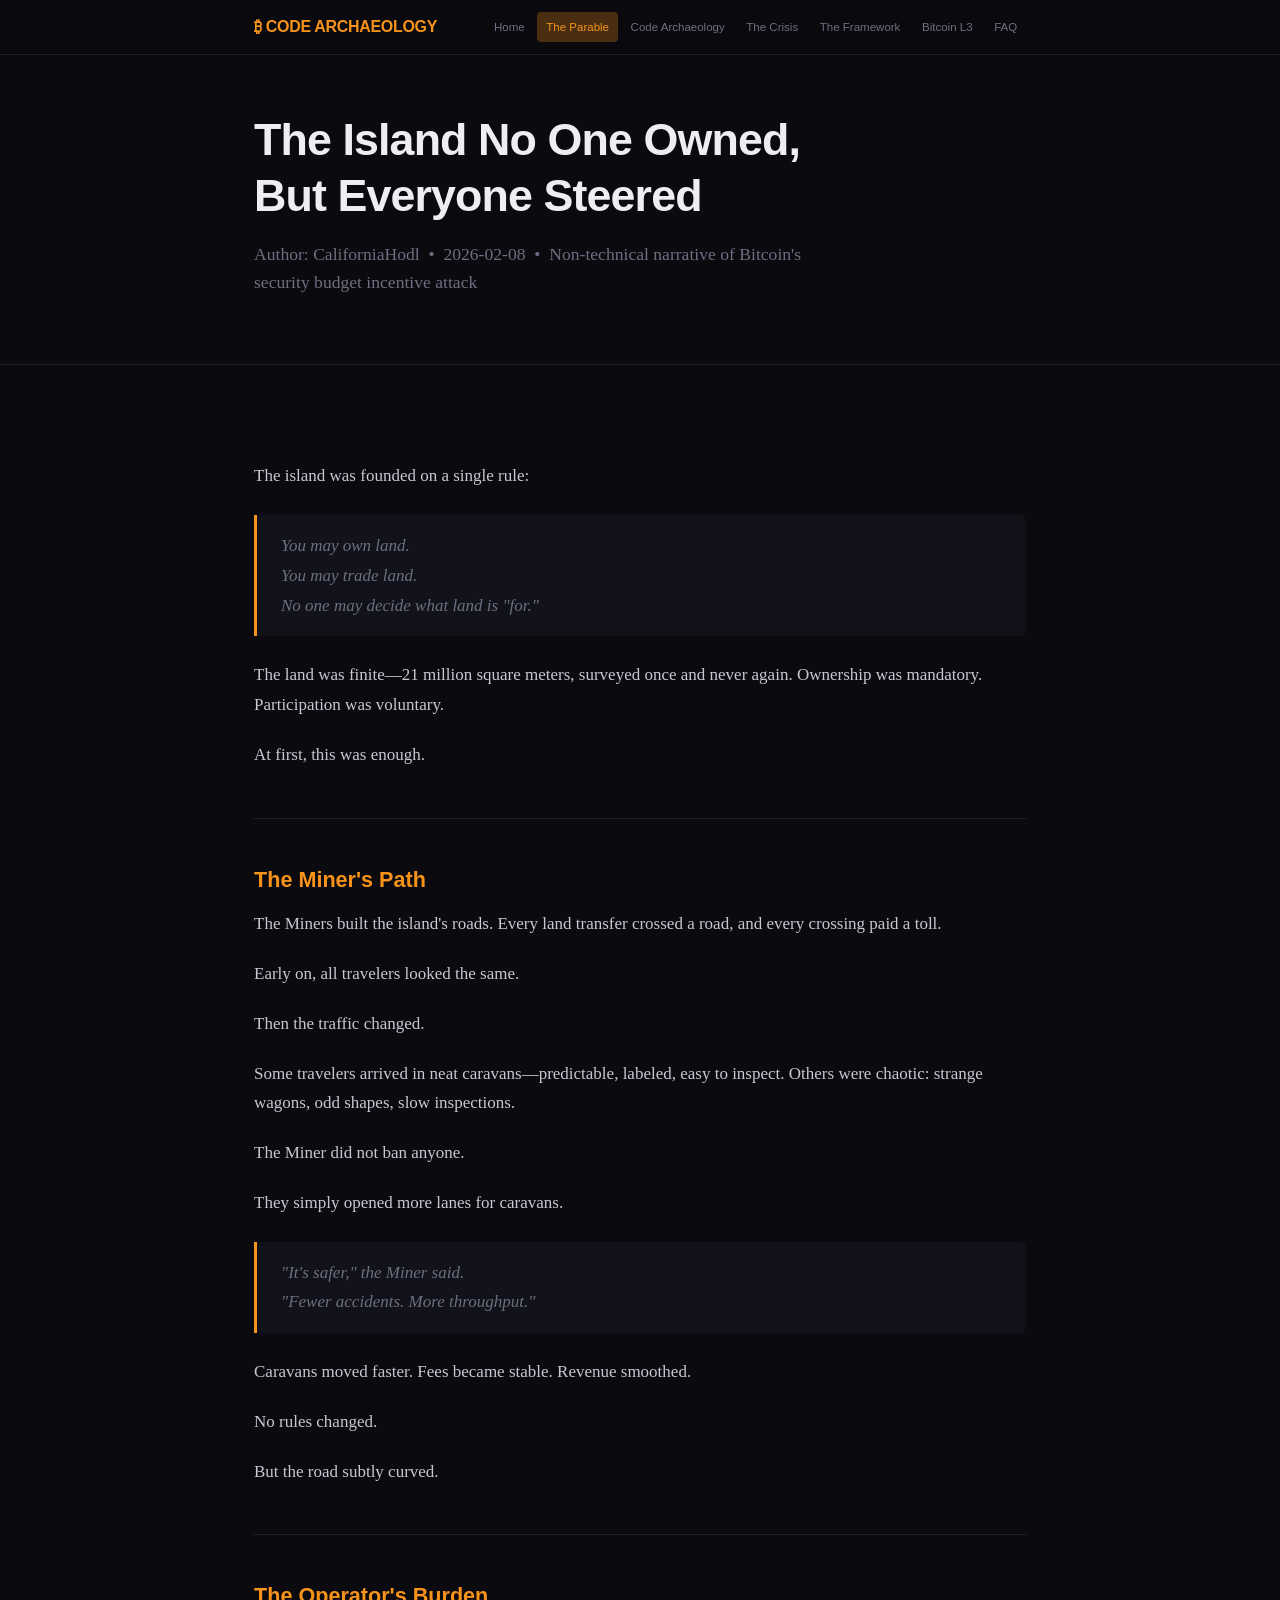
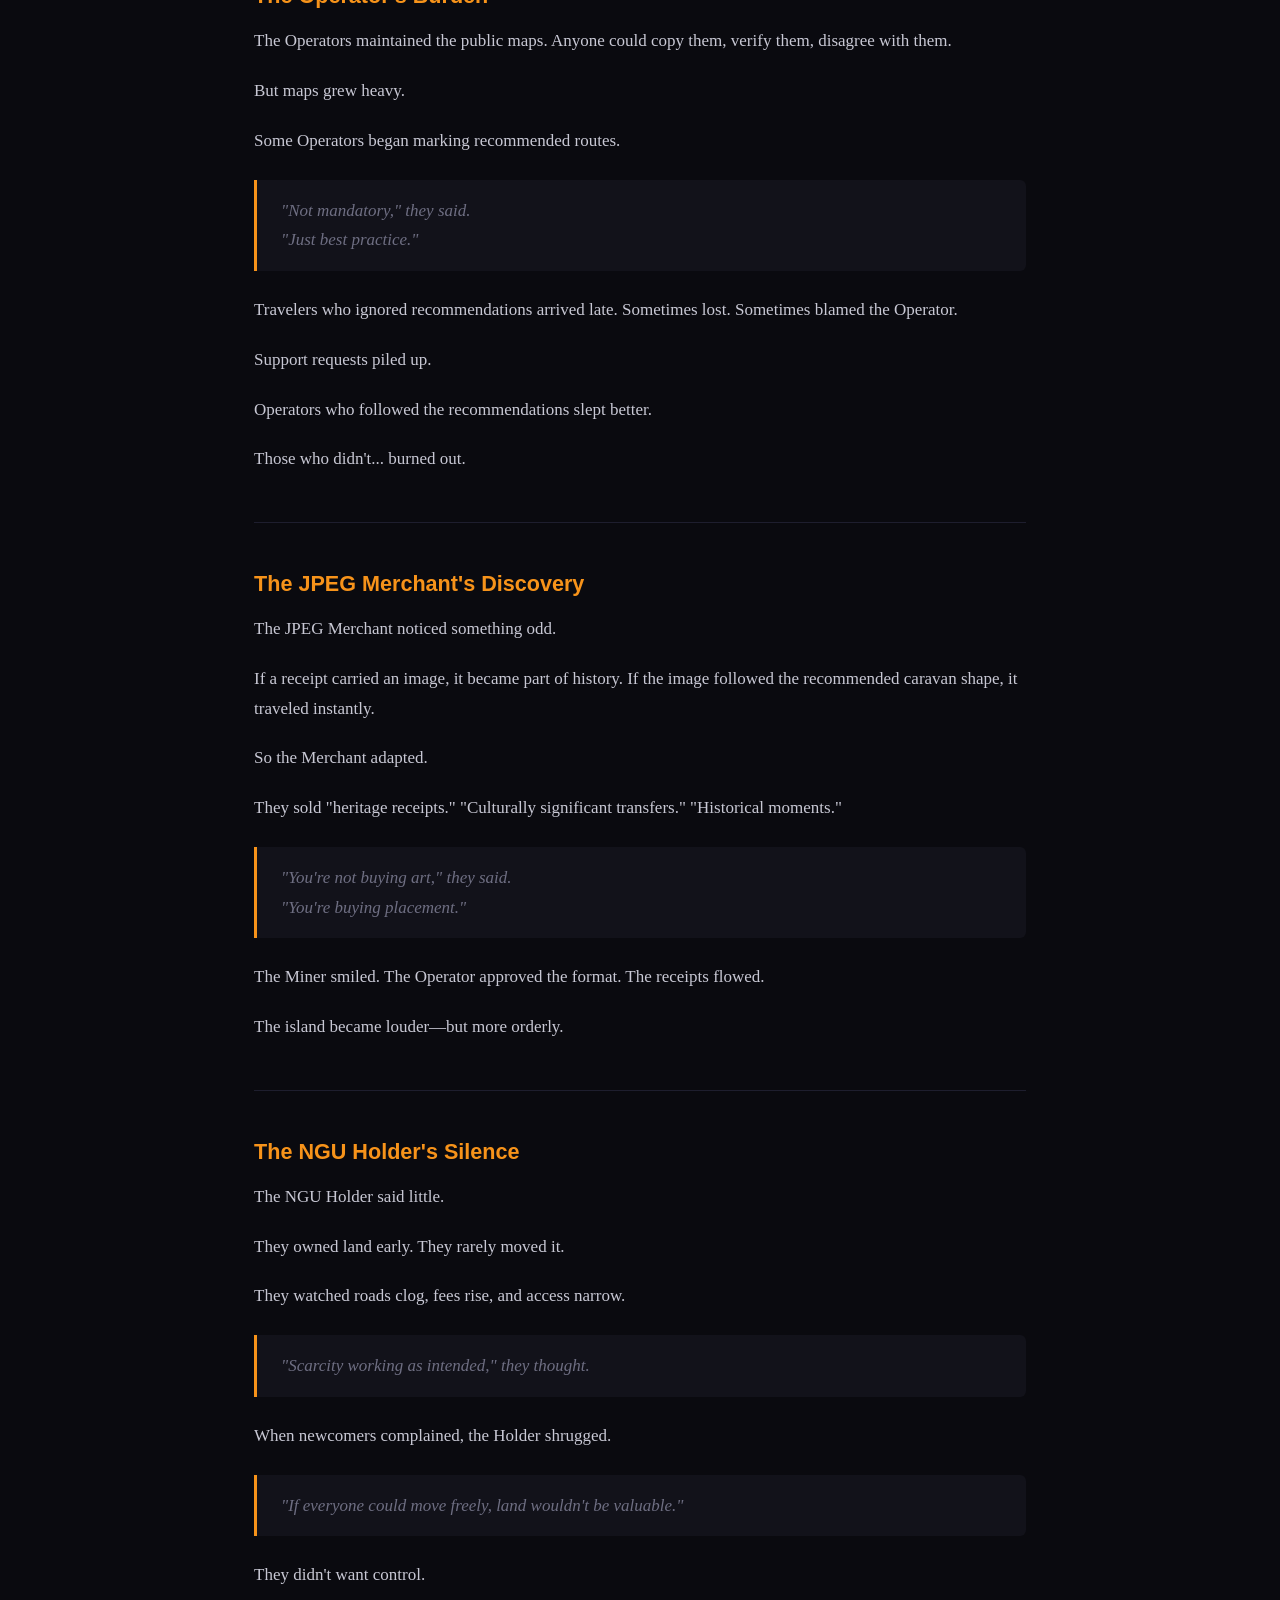
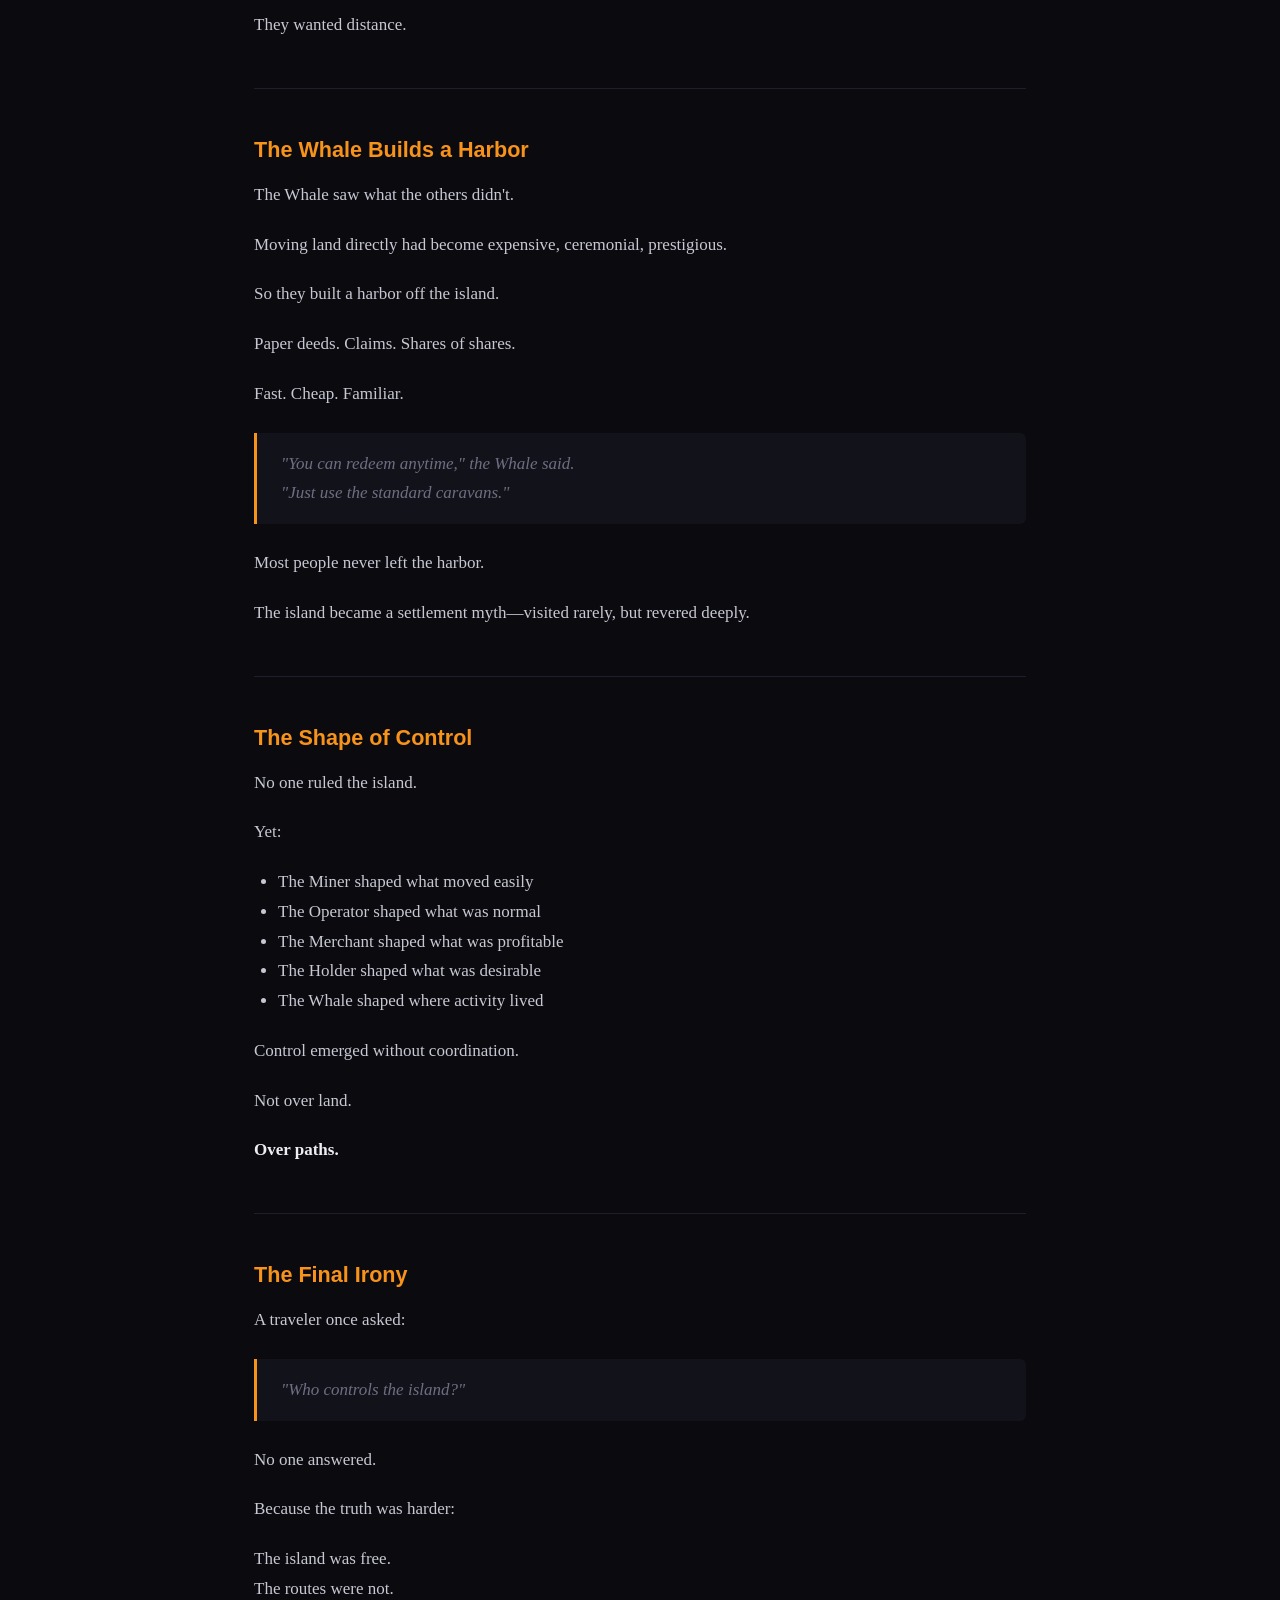
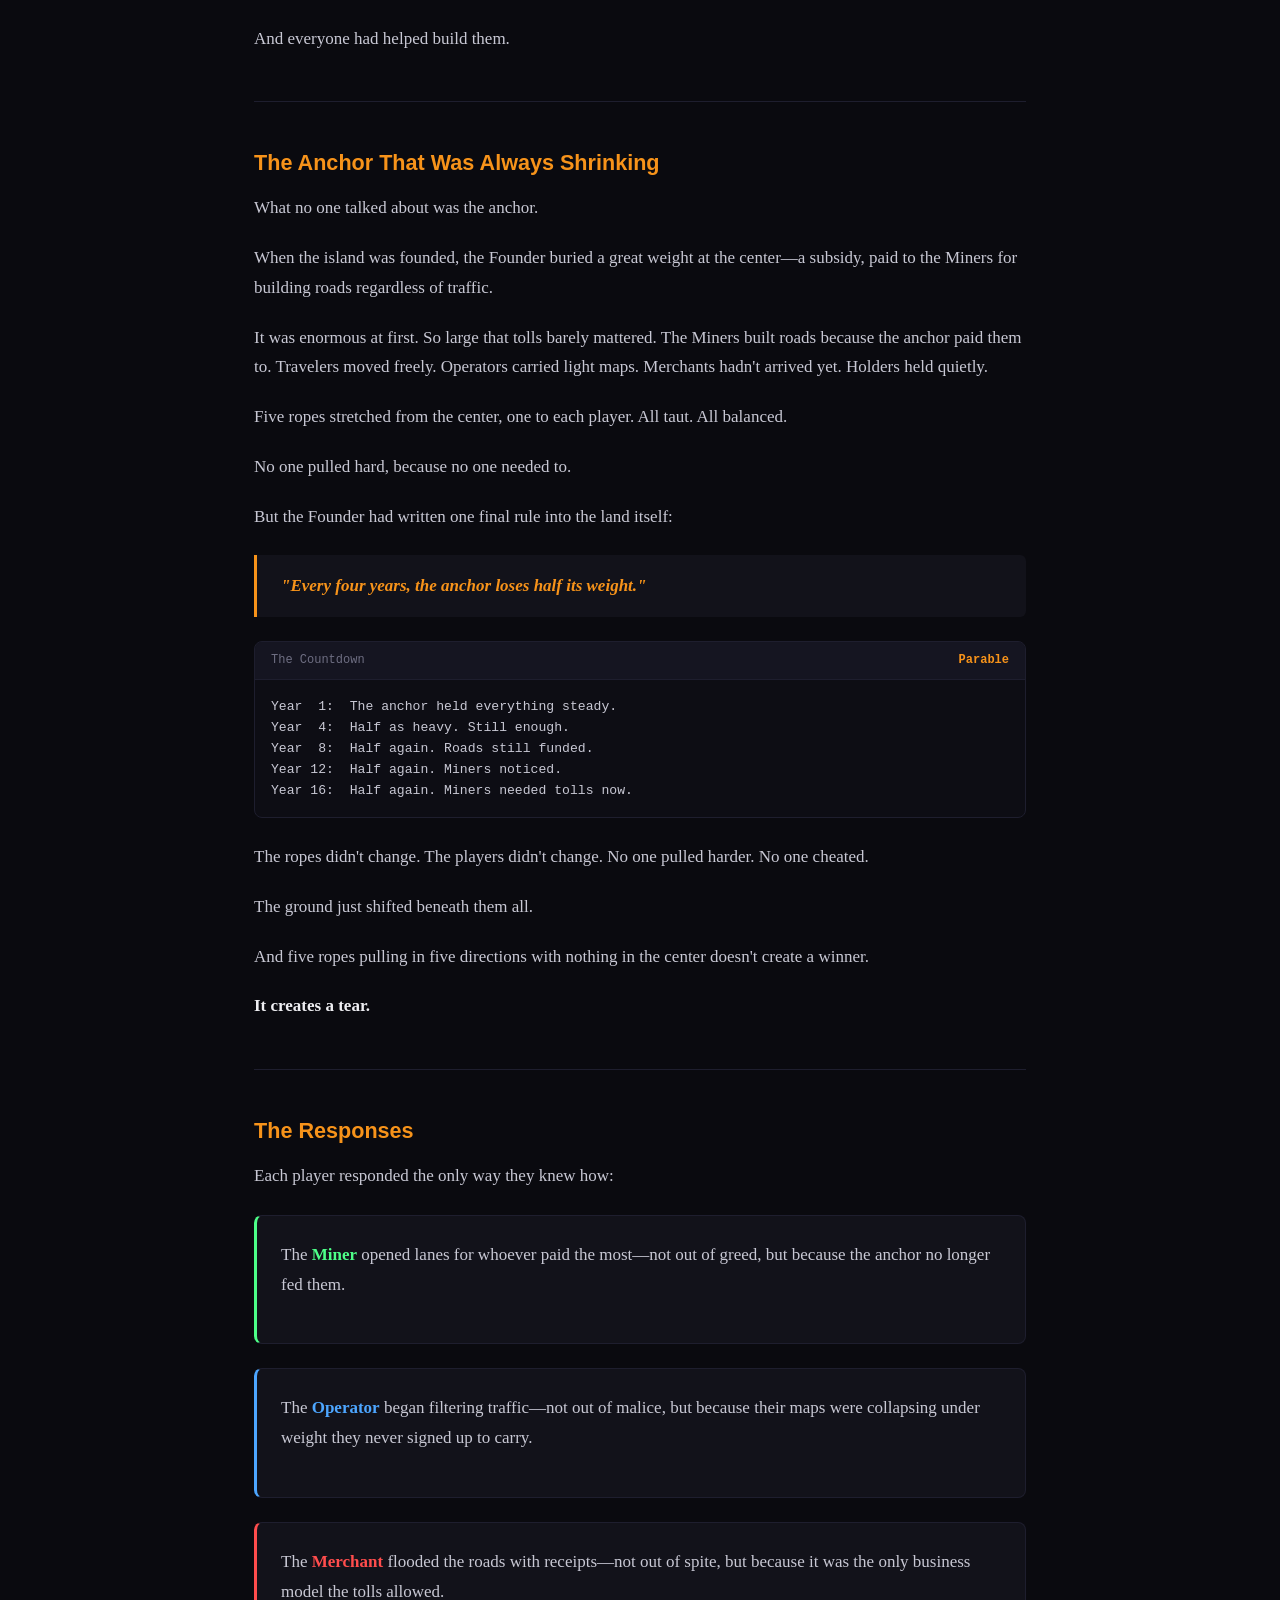
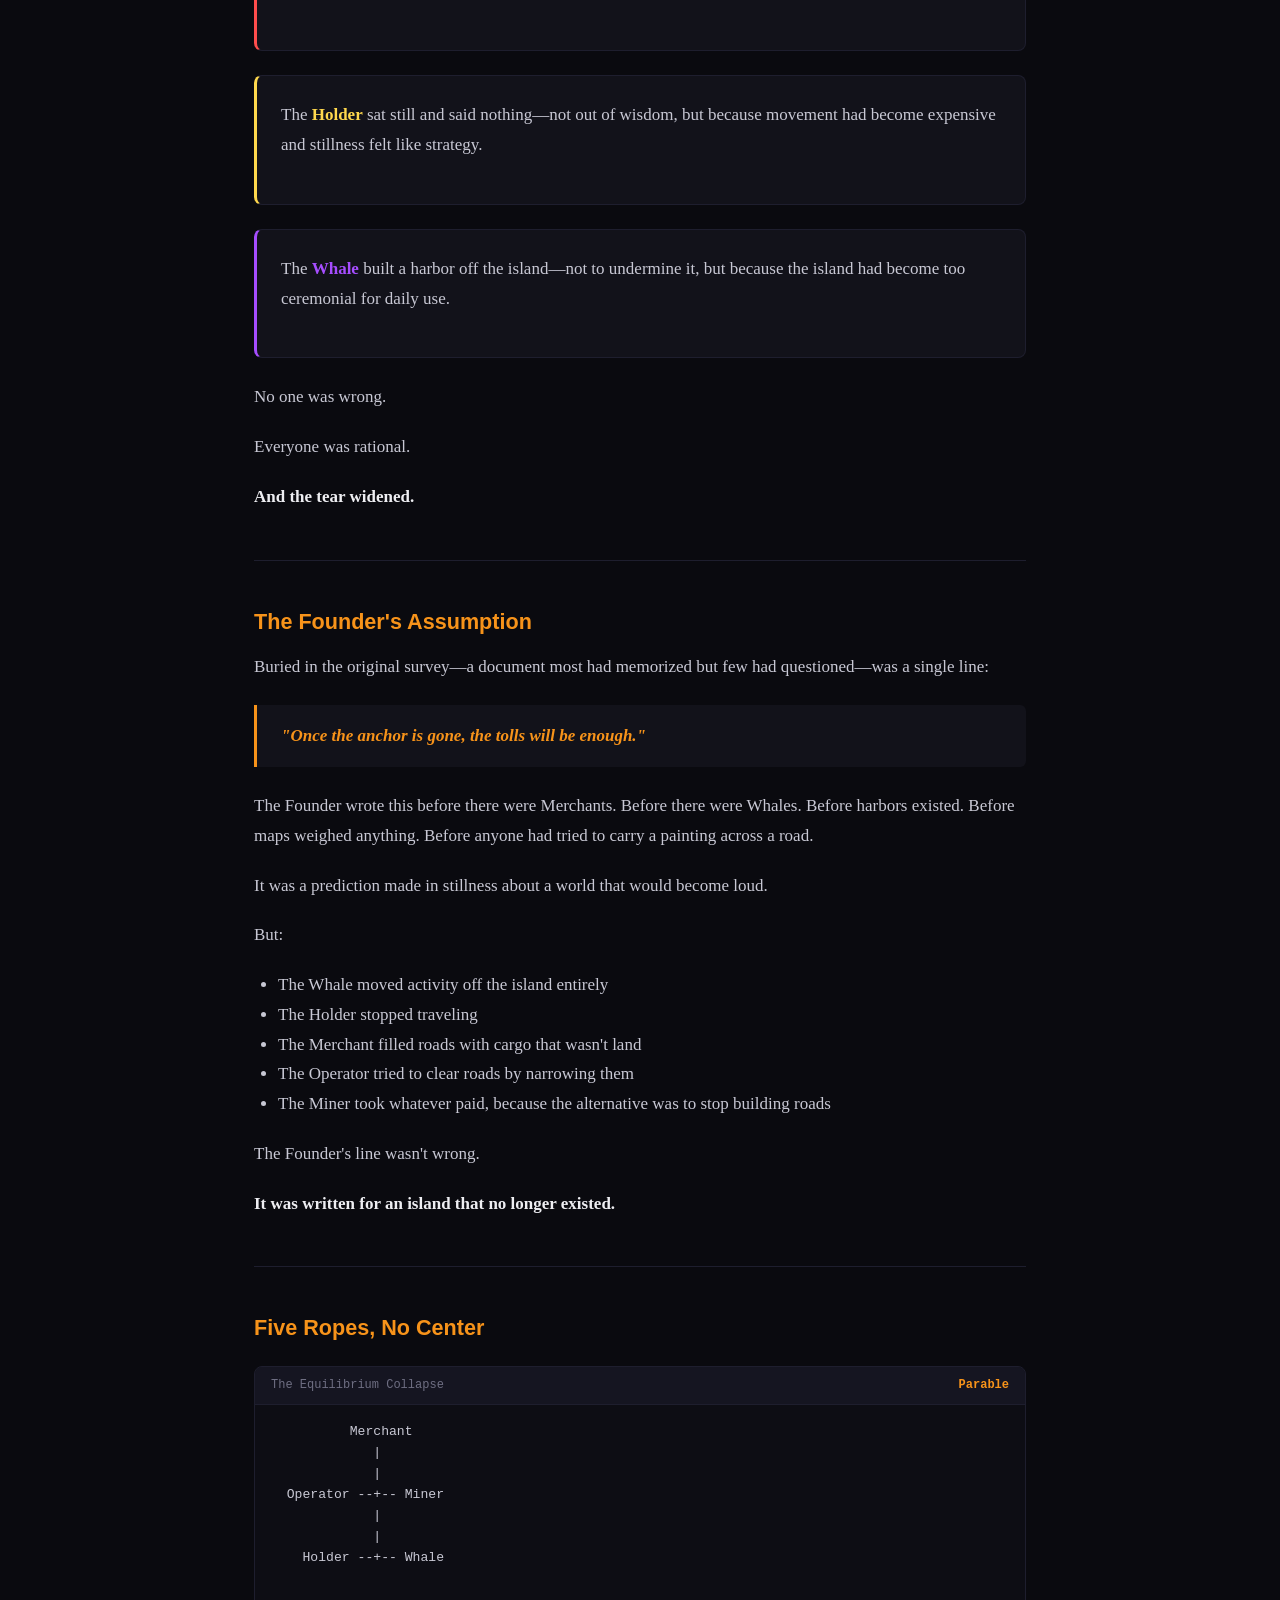
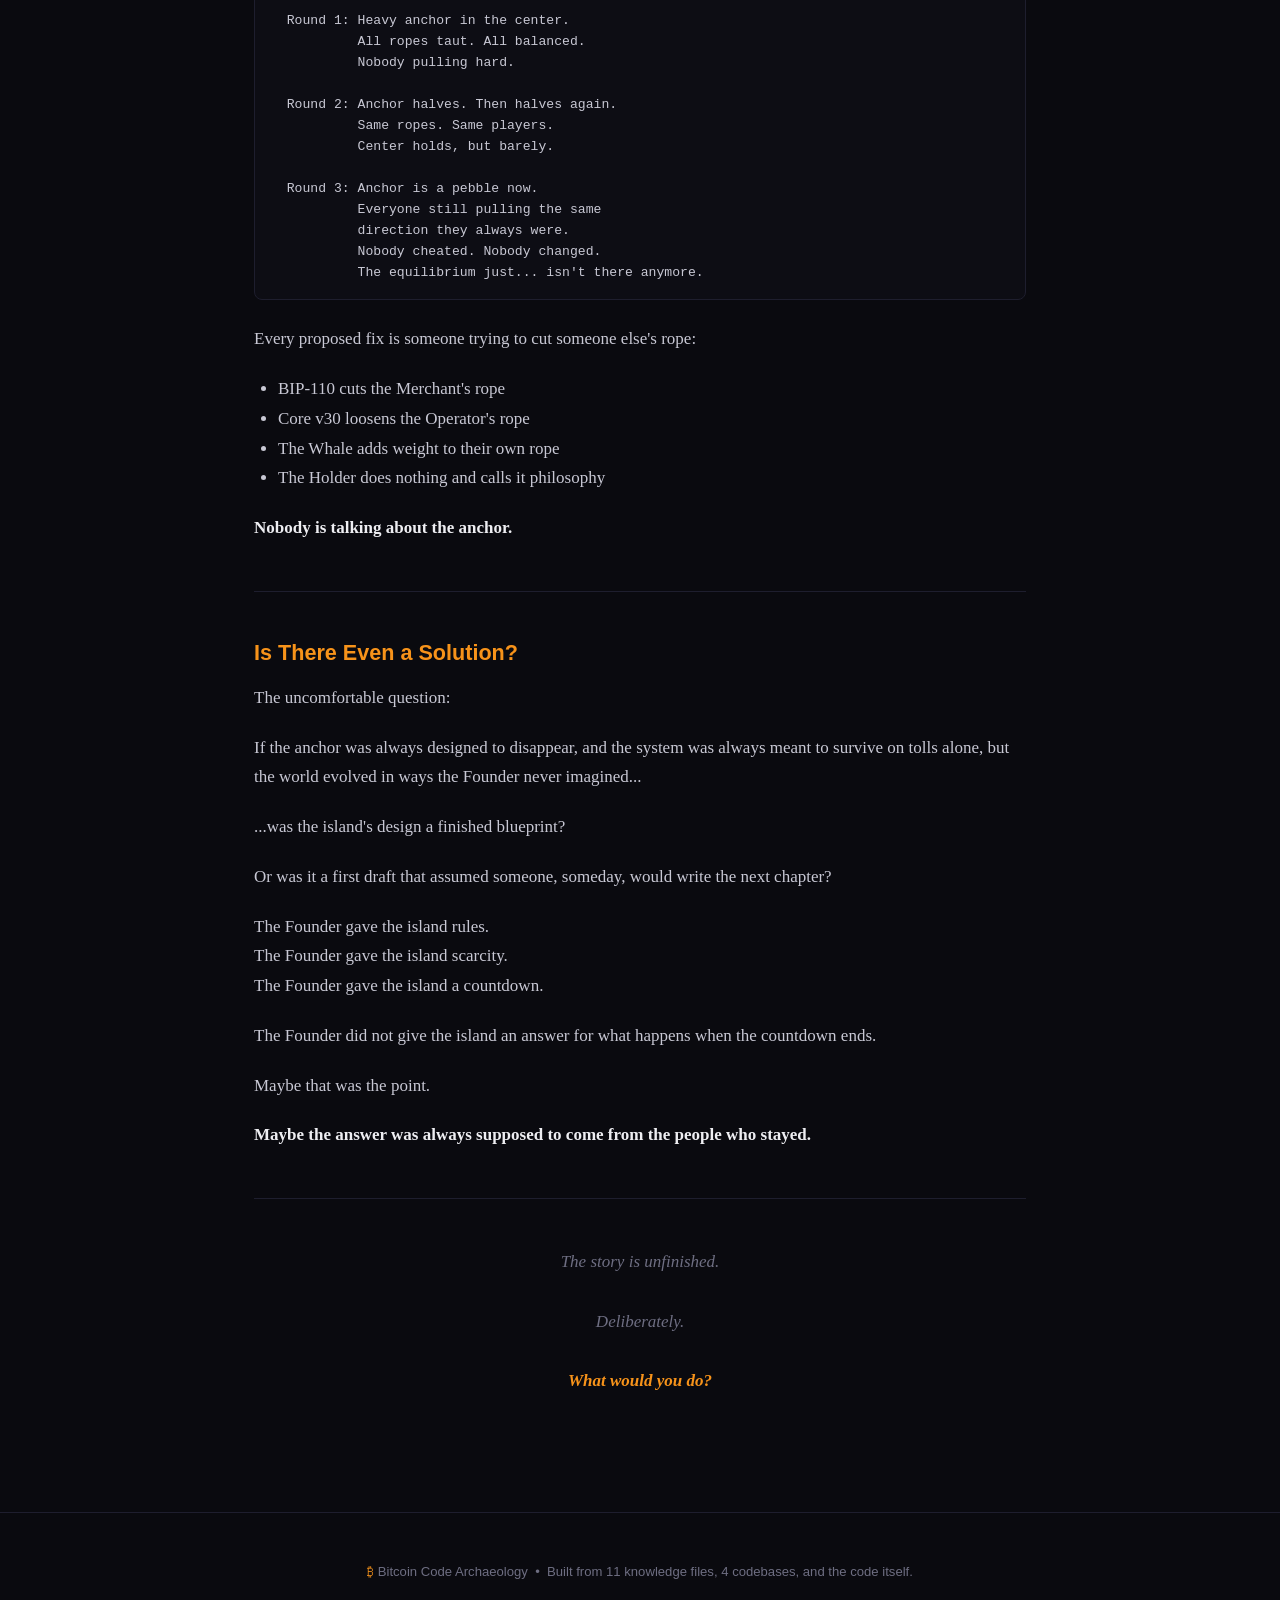
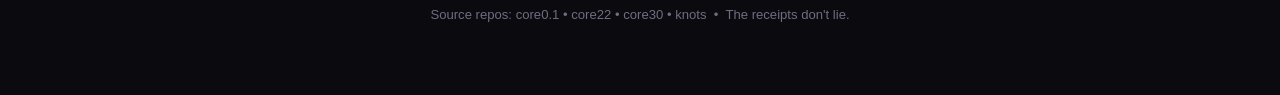
<file: parable.html>
<!DOCTYPE html>
<html lang="en">
<head>
<meta charset="UTF-8">
<meta name="viewport" content="width=device-width, initial-scale=1.0">
<title>The Parable &mdash; Bitcoin Code Archaeology</title>
<link rel="stylesheet" href="css/style.css">
</head>
<body>

<nav>
  <div class="container">
    <a href="index.html" class="logo">&#x20bf; CODE ARCHAEOLOGY</a>
    <button class="nav-toggle" aria-label="Toggle navigation">&#9776;</button>
    <div class="nav-links">
      <a href="index.html">Home</a>
      <a href="parable.html" class="active">The Parable</a>
      <a href="archaeology.html">Code Archaeology</a>
      <a href="crisis.html">The Crisis</a>
      <a href="framework.html">The Framework</a>
      <a href="l3.html">Bitcoin L3</a>
      <a href="faq.html">FAQ</a>
    </div>
  </div>
</nav>

<div class="page-header">
  <div class="container">
    <h1>The Island No One Owned,<br>But Everyone Steered</h1>
    <p class="subtitle">
      Author: CaliforniaHodl &nbsp;&bull;&nbsp; 2026-02-08 &nbsp;&bull;&nbsp;
      Non-technical narrative of Bitcoin's security budget incentive attack
    </p>
  </div>
</div>

<section>
  <div class="container">
    <p>The island was founded on a single rule:</p>
    <blockquote>
      You may own land.<br>
      You may trade land.<br>
      No one may decide what land is "for."
    </blockquote>
    <p>
      The land was finite&mdash;21 million square meters, surveyed once and never again.
      Ownership was mandatory. Participation was voluntary.
    </p>
    <p>At first, this was enough.</p>
    <hr>

    <h3>The Miner's Path</h3>
    <p>
      The Miners built the island's roads. Every land transfer crossed a road, and every crossing paid a toll.
    </p>
    <p>Early on, all travelers looked the same.</p>
    <p>Then the traffic changed.</p>
    <p>
      Some travelers arrived in neat caravans&mdash;predictable, labeled, easy to inspect.
      Others were chaotic: strange wagons, odd shapes, slow inspections.
    </p>
    <p>The Miner did not ban anyone.</p>
    <p>They simply opened more lanes for caravans.</p>
    <blockquote>
      "It's safer," the Miner said.<br>
      "Fewer accidents. More throughput."
    </blockquote>
    <p>
      Caravans moved faster. Fees became stable. Revenue smoothed.
    </p>
    <p>No rules changed.</p>
    <p>But the road subtly curved.</p>
    <hr>

    <h3>The Operator's Burden</h3>
    <p>
      The Operators maintained the public maps. Anyone could copy them, verify them, disagree with them.
    </p>
    <p>But maps grew heavy.</p>
    <p>Some Operators began marking recommended routes.</p>
    <blockquote>
      "Not mandatory," they said.<br>
      "Just best practice."
    </blockquote>
    <p>
      Travelers who ignored recommendations arrived late. Sometimes lost. Sometimes blamed the Operator.
    </p>
    <p>Support requests piled up.</p>
    <p>Operators who followed the recommendations slept better.</p>
    <p>Those who didn't... burned out.</p>
    <hr>

    <h3>The JPEG Merchant's Discovery</h3>
    <p>The JPEG Merchant noticed something odd.</p>
    <p>
      If a receipt carried an image, it became part of history.
      If the image followed the recommended caravan shape, it traveled instantly.
    </p>
    <p>So the Merchant adapted.</p>
    <p>
      They sold "heritage receipts." "Culturally significant transfers." "Historical moments."
    </p>
    <blockquote>
      "You're not buying art," they said.<br>
      "You're buying placement."
    </blockquote>
    <p>
      The Miner smiled. The Operator approved the format. The receipts flowed.
    </p>
    <p>The island became louder&mdash;but more orderly.</p>
    <hr>

    <h3>The NGU Holder's Silence</h3>
    <p>The NGU Holder said little.</p>
    <p>They owned land early. They rarely moved it.</p>
    <p>They watched roads clog, fees rise, and access narrow.</p>
    <blockquote>"Scarcity working as intended," they thought.</blockquote>
    <p>
      When newcomers complained, the Holder shrugged.
    </p>
    <blockquote>"If everyone could move freely, land wouldn't be valuable."</blockquote>
    <p>They didn't want control.</p>
    <p>They wanted distance.</p>
    <hr>

    <h3>The Whale Builds a Harbor</h3>
    <p>The Whale saw what the others didn't.</p>
    <p>Moving land directly had become expensive, ceremonial, prestigious.</p>
    <p>So they built a harbor off the island.</p>
    <p>Paper deeds. Claims. Shares of shares.</p>
    <p>Fast. Cheap. Familiar.</p>
    <blockquote>
      "You can redeem anytime," the Whale said.<br>
      "Just use the standard caravans."
    </blockquote>
    <p>Most people never left the harbor.</p>
    <p>
      The island became a settlement myth&mdash;visited rarely, but revered deeply.
    </p>
    <hr>

    <h3>The Shape of Control</h3>
    <p>No one ruled the island.</p>
    <p>Yet:</p>
    <ul style="padding-left:1.5rem;margin-bottom:1.25rem">
      <li>The Miner shaped what moved easily</li>
      <li>The Operator shaped what was normal</li>
      <li>The Merchant shaped what was profitable</li>
      <li>The Holder shaped what was desirable</li>
      <li>The Whale shaped where activity lived</li>
    </ul>
    <p>Control emerged without coordination.</p>
    <p>Not over land.</p>
    <p><strong>Over paths.</strong></p>
    <hr>

    <h3>The Final Irony</h3>
    <p>A traveler once asked:</p>
    <blockquote>"Who controls the island?"</blockquote>
    <p>No one answered.</p>
    <p>Because the truth was harder:</p>
    <p>The island was free.<br>The routes were not.</p>
    <p>And everyone had helped build them.</p>
    <hr>

    <h3>The Anchor That Was Always Shrinking</h3>
    <p>
      What no one talked about was the anchor.
    </p>
    <p>
      When the island was founded, the Founder buried a great weight at the center&mdash;a subsidy,
      paid to the Miners for building roads regardless of traffic.
    </p>
    <p>
      It was enormous at first. So large that tolls barely mattered. The Miners built roads because the
      anchor paid them to. Travelers moved freely. Operators carried light maps. Merchants hadn't arrived yet.
      Holders held quietly.
    </p>
    <p>
      Five ropes stretched from the center, one to each player. All taut. All balanced.
    </p>
    <p>No one pulled hard, because no one needed to.</p>
    <p>
      But the Founder had written one final rule into the land itself:
    </p>
    <blockquote><strong>"Every four years, the anchor loses half its weight."</strong></blockquote>

    <div class="code-block">
      <div class="code-header"><span>The Countdown</span><span class="lang">Parable</span></div>
      <pre><code>Year  1:  The anchor held everything steady.
Year  4:  Half as heavy. Still enough.
Year  8:  Half again. Roads still funded.
Year 12:  Half again. Miners noticed.
Year 16:  Half again. Miners needed tolls now.</code></pre>
    </div>

    <p>The ropes didn't change. The players didn't change. No one pulled harder. No one cheated.</p>
    <p>The ground just shifted beneath them all.</p>
    <p>
      And five ropes pulling in five directions with nothing in the center doesn't create a winner.
    </p>
    <p><strong>It creates a tear.</strong></p>
    <hr>

    <h3>The Responses</h3>
    <p>Each player responded the only way they knew how:</p>

    <div class="card" style="border-left:3px solid var(--green)">
      <p>The <strong style="color:var(--green)">Miner</strong> opened lanes for whoever paid the most&mdash;not out of greed, but because the anchor no longer fed them.</p>
    </div>
    <div class="card" style="border-left:3px solid var(--blue)">
      <p>The <strong style="color:var(--blue)">Operator</strong> began filtering traffic&mdash;not out of malice, but because their maps were collapsing under weight they never signed up to carry.</p>
    </div>
    <div class="card" style="border-left:3px solid var(--red)">
      <p>The <strong style="color:var(--red)">Merchant</strong> flooded the roads with receipts&mdash;not out of spite, but because it was the only business model the tolls allowed.</p>
    </div>
    <div class="card" style="border-left:3px solid var(--yellow)">
      <p>The <strong style="color:var(--yellow)">Holder</strong> sat still and said nothing&mdash;not out of wisdom, but because movement had become expensive and stillness felt like strategy.</p>
    </div>
    <div class="card" style="border-left:3px solid var(--purple)">
      <p>The <strong style="color:var(--purple)">Whale</strong> built a harbor off the island&mdash;not to undermine it, but because the island had become too ceremonial for daily use.</p>
    </div>

    <p>No one was wrong.</p>
    <p>Everyone was rational.</p>
    <p><strong>And the tear widened.</strong></p>
    <hr>

    <h3>The Founder's Assumption</h3>
    <p>
      Buried in the original survey&mdash;a document most had memorized but few had questioned&mdash;was a single line:
    </p>
    <blockquote><strong>"Once the anchor is gone, the tolls will be enough."</strong></blockquote>
    <p>
      The Founder wrote this before there were Merchants. Before there were Whales. Before harbors existed.
      Before maps weighed anything. Before anyone had tried to carry a painting across a road.
    </p>
    <p>It was a prediction made in stillness about a world that would become loud.</p>
    <p>But:</p>
    <ul style="padding-left:1.5rem;margin-bottom:1.25rem">
      <li>The Whale moved activity off the island entirely</li>
      <li>The Holder stopped traveling</li>
      <li>The Merchant filled roads with cargo that wasn't land</li>
      <li>The Operator tried to clear roads by narrowing them</li>
      <li>The Miner took whatever paid, because the alternative was to stop building roads</li>
    </ul>
    <p>The Founder's line wasn't wrong.</p>
    <p><strong>It was written for an island that no longer existed.</strong></p>
    <hr>

    <h3>Five Ropes, No Center</h3>
    <div class="code-block">
      <div class="code-header"><span>The Equilibrium Collapse</span><span class="lang">Parable</span></div>
      <pre><code>          Merchant
             |
             |
  Operator --+-- Miner
             |
             |
    Holder --+-- Whale


  Round 1: Heavy anchor in the center.
           All ropes taut. All balanced.
           Nobody pulling hard.

  Round 2: Anchor halves. Then halves again.
           Same ropes. Same players.
           Center holds, but barely.

  Round 3: Anchor is a pebble now.
           Everyone still pulling the same
           direction they always were.
           Nobody cheated. Nobody changed.
           The equilibrium just... isn't there anymore.</code></pre>
    </div>

    <p>Every proposed fix is someone trying to cut someone else's rope:</p>
    <ul style="padding-left:1.5rem;margin-bottom:1.25rem">
      <li>BIP-110 cuts the Merchant's rope</li>
      <li>Core v30 loosens the Operator's rope</li>
      <li>The Whale adds weight to their own rope</li>
      <li>The Holder does nothing and calls it philosophy</li>
    </ul>
    <p><strong>Nobody is talking about the anchor.</strong></p>
    <hr>

    <h3>Is There Even a Solution?</h3>
    <p>The uncomfortable question:</p>
    <p>
      If the anchor was always designed to disappear, and the system was always meant to survive on tolls alone,
      but the world evolved in ways the Founder never imagined...
    </p>
    <p>...was the island's design a finished blueprint?</p>
    <p>Or was it a first draft that assumed someone, someday, would write the next chapter?</p>
    <p>
      The Founder gave the island rules.<br>
      The Founder gave the island scarcity.<br>
      The Founder gave the island a countdown.
    </p>
    <p>The Founder did not give the island an answer for what happens when the countdown ends.</p>
    <p>Maybe that was the point.</p>
    <p><strong>Maybe the answer was always supposed to come from the people who stayed.</strong></p>
    <hr>

    <p style="text-align:center;font-style:italic;color:var(--text-dim);margin-top:2rem">
      The story is unfinished.<br><br>
      Deliberately.<br><br>
      <strong style="color:var(--accent)">What would you do?</strong>
    </p>
  </div>
</section>

<footer>
  <div class="container">
    <p>
      <span class="accent">&#x20bf;</span> Bitcoin Code Archaeology
      &nbsp;&bull;&nbsp;
      Built from 11 knowledge files, 4 codebases, and the code itself.
    </p>
    <p style="margin-top:0.5rem">
      Source repos: core0.1 &bull; core22 &bull; core30 &bull; knots
      &nbsp;&bull;&nbsp;
      The receipts don't lie.
    </p>
  </div>
</footer>

<script src="js/main.js"></script>
</body>
</html>
</file>
<file: css/style.css>
/* ── Reset & Base ── */
*, *::before, *::after { box-sizing: border-box; margin: 0; padding: 0; }

:root {
  --bg: #0a0a0f;
  --bg-card: #12121a;
  --bg-code: #0d0d14;
  --border: #1e1e2e;
  --text: #c8c8d4;
  --text-dim: #6e6e82;
  --text-bright: #eeeef2;
  --accent: #f7931a;
  --accent-dim: #f7931a44;
  --red: #ff4d4d;
  --green: #4dff88;
  --blue: #4da6ff;
  --purple: #a64dff;
  --yellow: #ffd84d;
  --cyan: #4dfff7;
  --font-body: 'Georgia', 'Times New Roman', serif;
  --font-mono: 'Consolas', 'Monaco', 'Courier New', monospace;
  --font-sans: -apple-system, BlinkMacSystemFont, 'Segoe UI', Helvetica, Arial, sans-serif;
  --max-w: 820px;
  --section-gap: 6rem;
}

html { scroll-behavior: smooth; background: var(--bg); }
body {
  font-family: var(--font-body);
  color: var(--text);
  background: var(--bg);
  line-height: 1.75;
  font-size: 17px;
  -webkit-font-smoothing: antialiased;
}

/* ── Typography ── */
h1, h2, h3, h4 { font-family: var(--font-sans); color: var(--text-bright); line-height: 1.25; }
h1 { font-size: 2.8rem; font-weight: 800; letter-spacing: -0.02em; }
h2 { font-size: 2rem; font-weight: 700; margin-bottom: 1.5rem; letter-spacing: -0.01em; }
h3 { font-size: 1.35rem; font-weight: 600; margin-bottom: 1rem; color: var(--accent); }
h4 { font-size: 1.1rem; font-weight: 600; margin-bottom: 0.75rem; }
p { margin-bottom: 1.25rem; }
strong { color: var(--text-bright); }
blockquote {
  border-left: 3px solid var(--accent);
  padding: 1rem 1.5rem;
  margin: 1.5rem 0;
  background: var(--bg-card);
  border-radius: 0 6px 6px 0;
  font-style: italic;
  color: var(--text-dim);
}
blockquote strong { color: var(--accent); }
a { color: var(--accent); text-decoration: none; }
a:hover { text-decoration: underline; }
hr { border: none; border-top: 1px solid var(--border); margin: 3rem 0; }

/* ── Layout ── */
.container { max-width: var(--max-w); margin: 0 auto; padding: 0 1.5rem; }
section { padding: var(--section-gap) 0; border-bottom: 1px solid var(--border); }
section:last-of-type { border-bottom: none; }

/* ── Navigation ── */
nav {
  position: fixed; top: 0; left: 0; right: 0; z-index: 100;
  background: rgba(10, 10, 15, 0.92);
  backdrop-filter: blur(12px);
  border-bottom: 1px solid var(--border);
  transition: transform 0.3s ease;
}
nav .container {
  display: flex; align-items: center; justify-content: space-between;
  padding-top: 0.75rem; padding-bottom: 0.75rem;
}
nav .logo {
  font-family: var(--font-sans); font-weight: 800; font-size: 1rem;
  color: var(--accent); text-decoration: none; letter-spacing: -0.02em;
}
nav .nav-links { display: flex; gap: 0.25rem; flex-wrap: wrap; justify-content: flex-end; }
nav .nav-links a {
  font-family: var(--font-sans); font-size: 0.72rem; color: var(--text-dim);
  padding: 0.3rem 0.55rem; border-radius: 4px; text-decoration: none; transition: all 0.2s;
  white-space: nowrap;
}
nav .nav-links a:hover { color: var(--text-bright); background: var(--accent-dim); }
nav .nav-links a.active { color: var(--accent); background: var(--accent-dim); }
.nav-toggle { display: none; background: none; border: 1px solid var(--border); color: var(--text); padding: 0.4rem 0.6rem; border-radius: 4px; cursor: pointer; font-size: 1rem; }

/* ── Hero ── */
#hero {
  min-height: 100vh; display: flex; align-items: center; justify-content: center;
  text-align: center; padding-top: 5rem; border-bottom: 1px solid var(--border);
  background: radial-gradient(ellipse at 50% 80%, var(--accent-dim) 0%, transparent 60%);
}
#hero h1 { margin-bottom: 1.5rem; }
#hero .subtitle {
  font-size: 1.2rem; color: var(--text-dim); max-width: 600px; margin: 0 auto 2.5rem;
  line-height: 1.6;
}
#hero .tagline {
  font-family: var(--font-mono); font-size: 0.85rem; color: var(--accent);
  background: var(--bg-card); border: 1px solid var(--border); display: inline-block;
  padding: 0.6rem 1.2rem; border-radius: 6px;
}
.scroll-indicator {
  margin-top: 3rem; animation: bounce 2s infinite;
  color: var(--text-dim); font-size: 1.5rem;
}
@keyframes bounce {
  0%, 20%, 50%, 80%, 100% { transform: translateY(0); }
  40% { transform: translateY(-8px); }
  60% { transform: translateY(-4px); }
}

/* ── Page Header (non-hero pages) ── */
.page-header {
  padding-top: 7rem;
  padding-bottom: 3rem;
  border-bottom: 1px solid var(--border);
}
.page-header h1 { margin-bottom: 1rem; }
.page-header .subtitle {
  font-size: 1.1rem; color: var(--text-dim); max-width: 600px; line-height: 1.6;
}

/* ── Code Blocks ── */
.code-block {
  background: var(--bg-code);
  border: 1px solid var(--border);
  border-radius: 8px;
  margin: 1.5rem 0;
  overflow: hidden;
}
.code-header {
  font-family: var(--font-mono);
  font-size: 0.75rem;
  color: var(--text-dim);
  background: rgba(30, 30, 46, 0.5);
  padding: 0.5rem 1rem;
  border-bottom: 1px solid var(--border);
  display: flex; justify-content: space-between; align-items: center;
}
.code-header .lang { color: var(--accent); font-weight: 600; }
.code-block pre {
  padding: 1rem;
  overflow-x: auto;
  font-family: var(--font-mono);
  font-size: 0.82rem;
  line-height: 1.6;
  color: var(--text);
}
.code-block pre code { font-family: inherit; }
/* Syntax colors */
.kw { color: var(--purple); }
.ty { color: var(--cyan); }
.str { color: var(--green); }
.num { color: var(--yellow); }
.cm { color: var(--text-dim); font-style: italic; }
.fn { color: var(--blue); }
.op { color: var(--text-dim); }
.hl { background: var(--accent-dim); display: inline-block; width: 100%; margin: 0 -1rem; padding: 0 1rem; }
.red { color: var(--red); }
.accent { color: var(--accent); }

/* ── Cards ── */
.card {
  background: var(--bg-card); border: 1px solid var(--border);
  border-radius: 8px; padding: 1.5rem; margin: 1.5rem 0;
}
.card h4 { color: var(--accent); }

/* ── Nav Cards (Home page) ── */
.nav-cards {
  display: grid;
  grid-template-columns: repeat(auto-fit, minmax(280px, 1fr));
  gap: 1.5rem;
  margin: 2rem 0;
}
.nav-card {
  background: var(--bg-card);
  border: 1px solid var(--border);
  border-radius: 8px;
  padding: 1.75rem;
  text-decoration: none;
  transition: all 0.3s ease;
  display: block;
}
.nav-card:hover {
  border-color: var(--accent);
  background: rgba(247, 147, 26, 0.04);
  text-decoration: none;
  transform: translateY(-2px);
}
.nav-card .card-number {
  font-family: var(--font-mono);
  font-size: 0.75rem;
  color: var(--accent);
  font-weight: 700;
  margin-bottom: 0.5rem;
}
.nav-card h3 {
  font-family: var(--font-sans);
  font-size: 1.15rem;
  color: var(--text-bright);
  margin-bottom: 0.5rem;
}
.nav-card p {
  font-size: 0.9rem;
  color: var(--text-dim);
  margin-bottom: 0;
  line-height: 1.5;
}

/* ── Tables ── */
.table-wrap { overflow-x: auto; margin: 1.5rem 0; }
table {
  width: 100%; border-collapse: collapse;
  font-family: var(--font-sans); font-size: 0.88rem;
}
th, td { padding: 0.7rem 1rem; text-align: left; border-bottom: 1px solid var(--border); }
th { color: var(--accent); font-weight: 600; background: var(--bg-card); white-space: nowrap; }
td { color: var(--text); }
tr:hover td { background: rgba(247, 147, 26, 0.04); }

/* ── Timeline ── */
.timeline {
  position: relative; padding-left: 2.5rem; margin: 2rem 0;
}
.timeline::before {
  content: ''; position: absolute; left: 0.75rem; top: 0; bottom: 0;
  width: 2px; background: var(--border);
}
.timeline-item {
  position: relative; margin-bottom: 2.5rem;
}
.timeline-item::before {
  content: ''; position: absolute; left: -2.5rem; top: 0.35rem;
  width: 12px; height: 12px; border-radius: 50%;
  background: var(--bg); border: 2px solid var(--accent);
}
.timeline-item.major::before { background: var(--accent); box-shadow: 0 0 12px var(--accent-dim); }
.timeline-year {
  font-family: var(--font-mono); font-size: 0.85rem;
  color: var(--accent); font-weight: 700; margin-bottom: 0.3rem;
}
.timeline-title {
  font-family: var(--font-sans); font-weight: 600;
  color: var(--text-bright); font-size: 1rem; margin-bottom: 0.3rem;
}
.timeline-desc { color: var(--text-dim); font-size: 0.92rem; }

/* ── Data Capacity Bar ── */
.capacity-bar {
  margin: 2rem 0; padding: 1.5rem; background: var(--bg-card);
  border: 1px solid var(--border); border-radius: 8px;
}
.bar-row {
  display: flex; align-items: center; gap: 1rem; margin-bottom: 1rem;
  font-family: var(--font-sans); font-size: 0.88rem;
}
.bar-label { width: 80px; flex-shrink: 0; color: var(--text-dim); text-align: right; }
.bar-track { flex: 1; height: 28px; background: var(--bg); border-radius: 4px; position: relative; overflow: hidden; }
.bar-fill { height: 100%; border-radius: 4px; transition: width 1s ease; display: flex; align-items: center; padding-left: 8px; font-family: var(--font-mono); font-size: 0.72rem; color: var(--bg); font-weight: 700; }
.bar-fill.v01 { width: 0.001%; min-width: 4px; background: var(--green); }
.bar-fill.v22 { width: 75%; background: var(--yellow); }
.bar-fill.v30 { width: 100%; background: var(--red); }

/* ── Pentagon SVG ── */
.pentagon-container {
  display: flex; flex-direction: column; align-items: center;
  margin: 2rem 0; padding: 2rem 0;
}
.pentagon-svg { max-width: 500px; width: 100%; }
.pentagon-info {
  margin-top: 1.5rem; text-align: center; min-height: 80px;
  max-width: 500px;
}
.pentagon-info h4 { color: var(--accent); margin-bottom: 0.5rem; font-family: var(--font-sans); }
.pentagon-info p { color: var(--text-dim); font-size: 0.92rem; }
.pentagon-vertex { cursor: pointer; transition: all 0.2s; }
.pentagon-vertex:hover circle { r: 10; }
.pentagon-edge { stroke: var(--border); stroke-width: 1; transition: all 0.3s; }
.pentagon-edge.active { stroke: var(--accent); stroke-width: 2; }

/* ── Halving Chart ── */
.halving-chart { margin: 2rem 0; }
.halving-bar-row {
  display: flex; align-items: center; gap: 0.75rem; margin-bottom: 0.6rem;
  font-family: var(--font-sans); font-size: 0.82rem;
}
.halving-year { width: 40px; color: var(--text-dim); text-align: right; flex-shrink: 0; }
.halving-track { flex: 1; height: 22px; background: var(--bg); border-radius: 3px; position: relative; }
.halving-fill {
  height: 100%; border-radius: 3px; display: flex; align-items: center;
  padding-left: 6px; font-family: var(--font-mono); font-size: 0.7rem; color: var(--bg); font-weight: 700;
  transition: width 0.8s ease;
}
.halving-label { width: 100px; flex-shrink: 0; font-family: var(--font-mono); font-size: 0.75rem; color: var(--text-dim); }

/* ── Ropes / Stakeholder Diagram ── */
.ropes-diagram {
  display: flex; justify-content: center; margin: 2rem 0;
}
.ropes-svg { max-width: 420px; width: 100%; }

/* ── FAQ ── */
.faq-item {
  border: 1px solid var(--border); border-radius: 8px;
  margin-bottom: 1rem; overflow: hidden;
}
.faq-q {
  padding: 1rem 1.25rem; cursor: pointer; display: flex;
  justify-content: space-between; align-items: center;
  background: var(--bg-card); font-family: var(--font-sans);
  font-weight: 600; color: var(--text-bright); font-size: 0.95rem;
  transition: background 0.2s;
}
.faq-q:hover { background: rgba(247, 147, 26, 0.06); }
.faq-q .arrow { transition: transform 0.3s; color: var(--accent); font-size: 1.2rem; }
.faq-item.open .faq-q .arrow { transform: rotate(180deg); }
.faq-a {
  max-height: 0; overflow: hidden; transition: max-height 0.4s ease, padding 0.3s ease;
  padding: 0 1.25rem; font-size: 0.92rem;
}
.faq-item.open .faq-a { max-height: 2000px; padding: 1rem 1.25rem 1.25rem; }

/* ── Diff View ── */
.diff { margin: 1.5rem 0; border: 1px solid var(--border); border-radius: 8px; overflow: hidden; }
.diff-header { background: var(--bg-card); padding: 0.5rem 1rem; font-family: var(--font-mono); font-size: 0.75rem; color: var(--text-dim); border-bottom: 1px solid var(--border); }
.diff pre { padding: 0.75rem 1rem; font-family: var(--font-mono); font-size: 0.8rem; line-height: 1.65; overflow-x: auto; }
.diff .add { color: var(--green); }
.diff .rem { color: var(--red); text-decoration: line-through; opacity: 0.7; }
.diff .ctx { color: var(--text-dim); }

/* ── Threat Cards ── */
.threat-grid { display: grid; grid-template-columns: 1fr 1fr; gap: 1rem; margin: 1.5rem 0; }
.threat-card {
  background: var(--bg-card); border: 1px solid var(--border);
  border-radius: 8px; padding: 1.25rem; border-top: 3px solid var(--red);
}
.threat-card.ai { border-top-color: var(--purple); }
.threat-card h4 { margin-bottom: 0.5rem; }
.threat-card ul { padding-left: 1.25rem; font-size: 0.9rem; color: var(--text-dim); }
.threat-card li { margin-bottom: 0.35rem; }

/* ── Compromise Cards ── */
.compromise-grid { display: grid; gap: 1rem; margin: 1.5rem 0; }
.compromise-card {
  background: var(--bg-card); border: 1px solid var(--border);
  border-radius: 8px; padding: 1.25rem; position: relative;
  border-left: 3px solid var(--accent);
}
.compromise-card .number {
  font-family: var(--font-mono); font-size: 0.75rem; color: var(--accent);
  font-weight: 700; margin-bottom: 0.5rem;
}
.compromise-card h4 { color: var(--text-bright); font-size: 1rem; }
.compromise-card .tradeoff { font-size: 0.88rem; color: var(--text-dim); margin-top: 0.5rem; }
.give-up { color: var(--red); }
.gain { color: var(--green); }

/* ── Phase Timeline ── */
.phase-grid { display: grid; gap: 1rem; margin: 1.5rem 0; }
.phase-card {
  background: var(--bg-card); border: 1px solid var(--border);
  border-radius: 8px; padding: 1.25rem;
}
.phase-card .phase-label {
  font-family: var(--font-mono); font-size: 0.8rem;
  color: var(--accent); font-weight: 700; margin-bottom: 0.5rem;
}
.phase-card h4 { color: var(--text-bright); }
.phase-card ul { padding-left: 1.25rem; font-size: 0.9rem; color: var(--text-dim); }
.phase-card li { margin-bottom: 0.3rem; }

/* ── Feasibility Tiers ── */
.tier { margin: 1.5rem 0; }
.tier-header {
  font-family: var(--font-sans); font-weight: 700; font-size: 0.95rem;
  padding: 0.5rem 0; margin-bottom: 0.5rem;
}
.tier-header.t1 { color: var(--green); border-bottom: 2px solid var(--green); }
.tier-header.t2 { color: var(--yellow); border-bottom: 2px solid var(--yellow); }
.tier-header.t3 { color: var(--red); border-bottom: 2px solid var(--red); }
.tier ol { padding-left: 1.5rem; font-size: 0.92rem; }
.tier li { margin-bottom: 0.4rem; }

/* ── Stat Cards (L3 page) ── */
.stat-grid {
  display: grid;
  grid-template-columns: repeat(auto-fit, minmax(180px, 1fr));
  gap: 1rem;
  margin: 1.5rem 0;
}
.stat-card {
  background: var(--bg-card);
  border: 1px solid var(--border);
  border-radius: 8px;
  padding: 1.25rem;
  text-align: center;
}
.stat-card .stat-value {
  font-family: var(--font-mono);
  font-size: 1.8rem;
  font-weight: 800;
  color: var(--accent);
  line-height: 1.2;
}
.stat-card .stat-label {
  font-family: var(--font-sans);
  font-size: 0.8rem;
  color: var(--text-dim);
  margin-top: 0.35rem;
}

/* ── Footer ── */
footer {
  padding: 3rem 0; text-align: center;
  font-family: var(--font-sans); font-size: 0.82rem; color: var(--text-dim);
  border-top: 1px solid var(--border);
}
footer .accent { color: var(--accent); }

/* ── Responsive ── */
@media (max-width: 768px) {
  h1 { font-size: 2rem; }
  h2 { font-size: 1.5rem; }
  :root { --section-gap: 4rem; }
  nav .nav-links { display: none; position: absolute; top: 100%; left: 0; right: 0; flex-direction: column; background: rgba(10,10,15,0.98); border-bottom: 1px solid var(--border); padding: 0.5rem; }
  nav .nav-links.open { display: flex; }
  nav .nav-links a { padding: 0.6rem 1rem; font-size: 0.85rem; }
  .nav-toggle { display: block; }
  .threat-grid { grid-template-columns: 1fr; }
  .bar-row { flex-wrap: wrap; }
  .bar-label { width: 100%; text-align: left; }
  .nav-cards { grid-template-columns: 1fr; }
  .stat-grid { grid-template-columns: repeat(2, 1fr); }
}
@media (max-width: 480px) {
  body { font-size: 15px; }
  h1 { font-size: 1.65rem; }
  .container { padding: 0 1rem; }
  .stat-grid { grid-template-columns: 1fr; }
}
</file>
